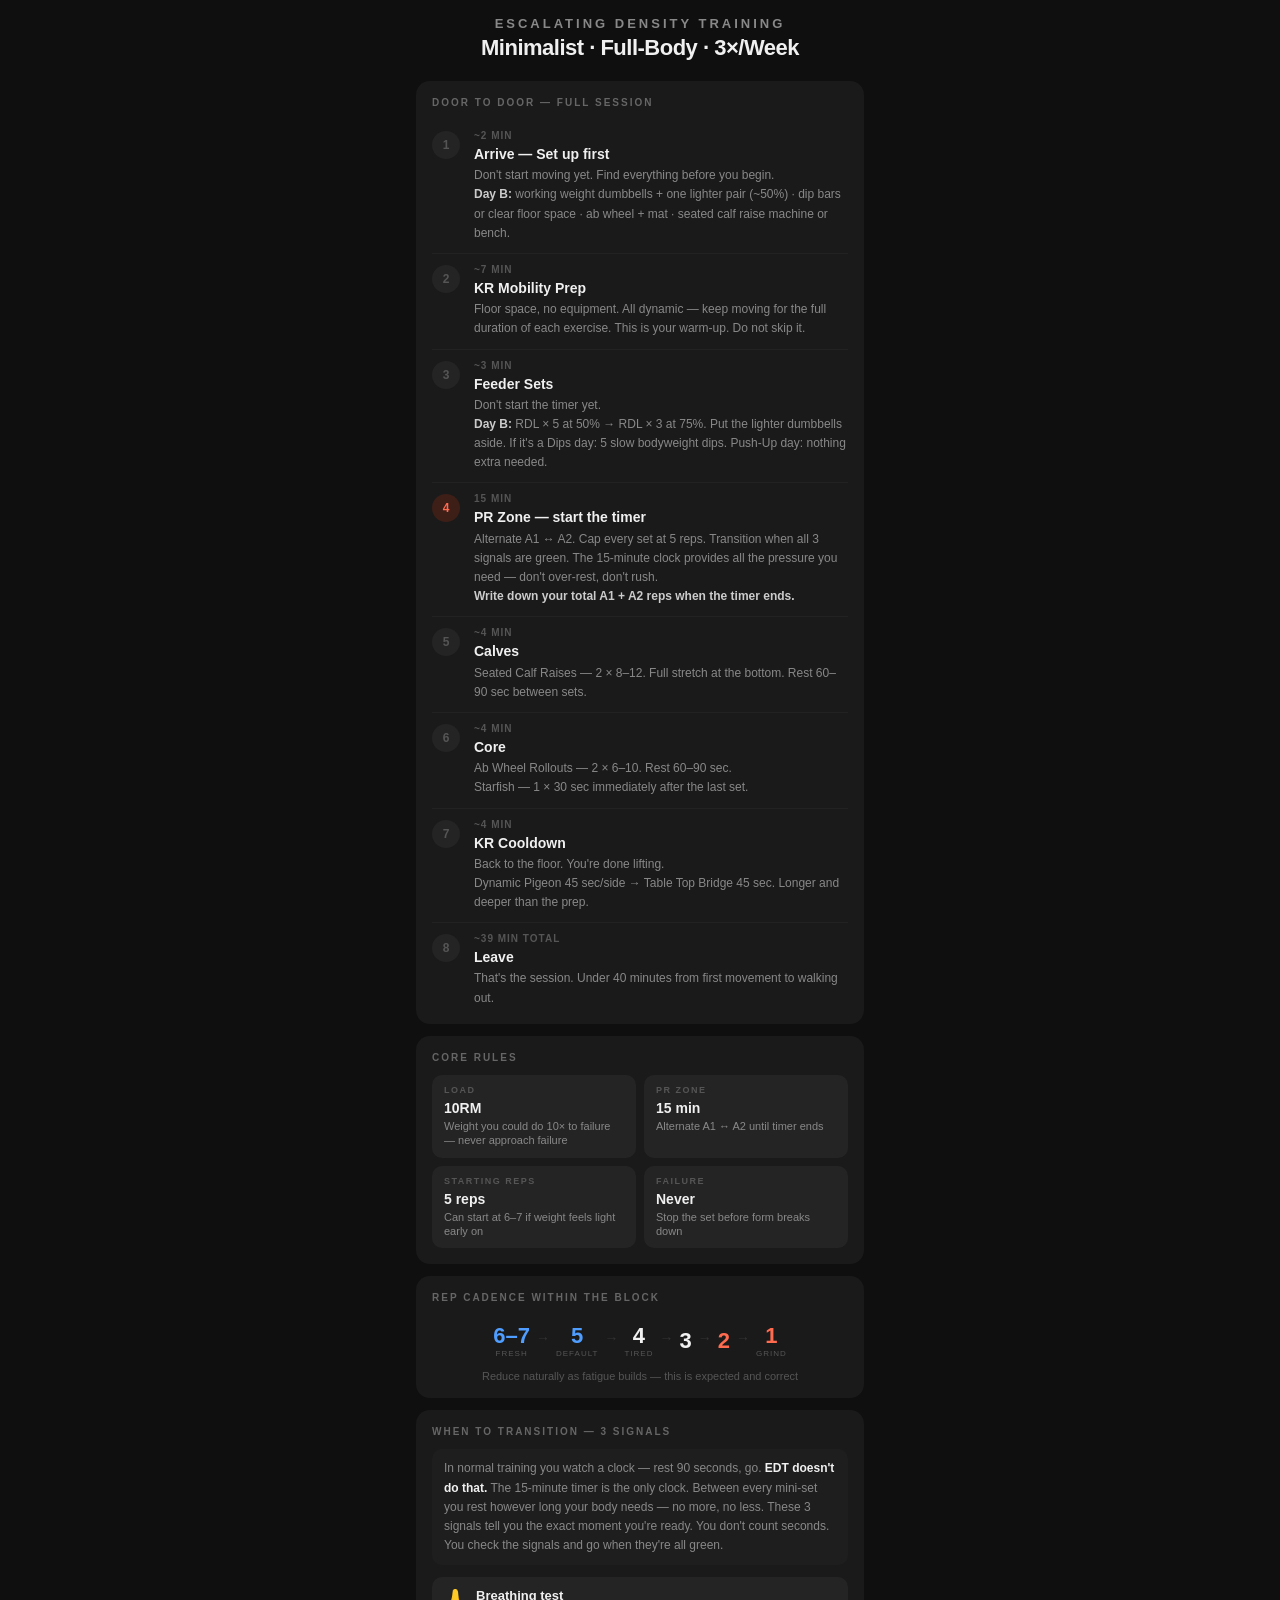
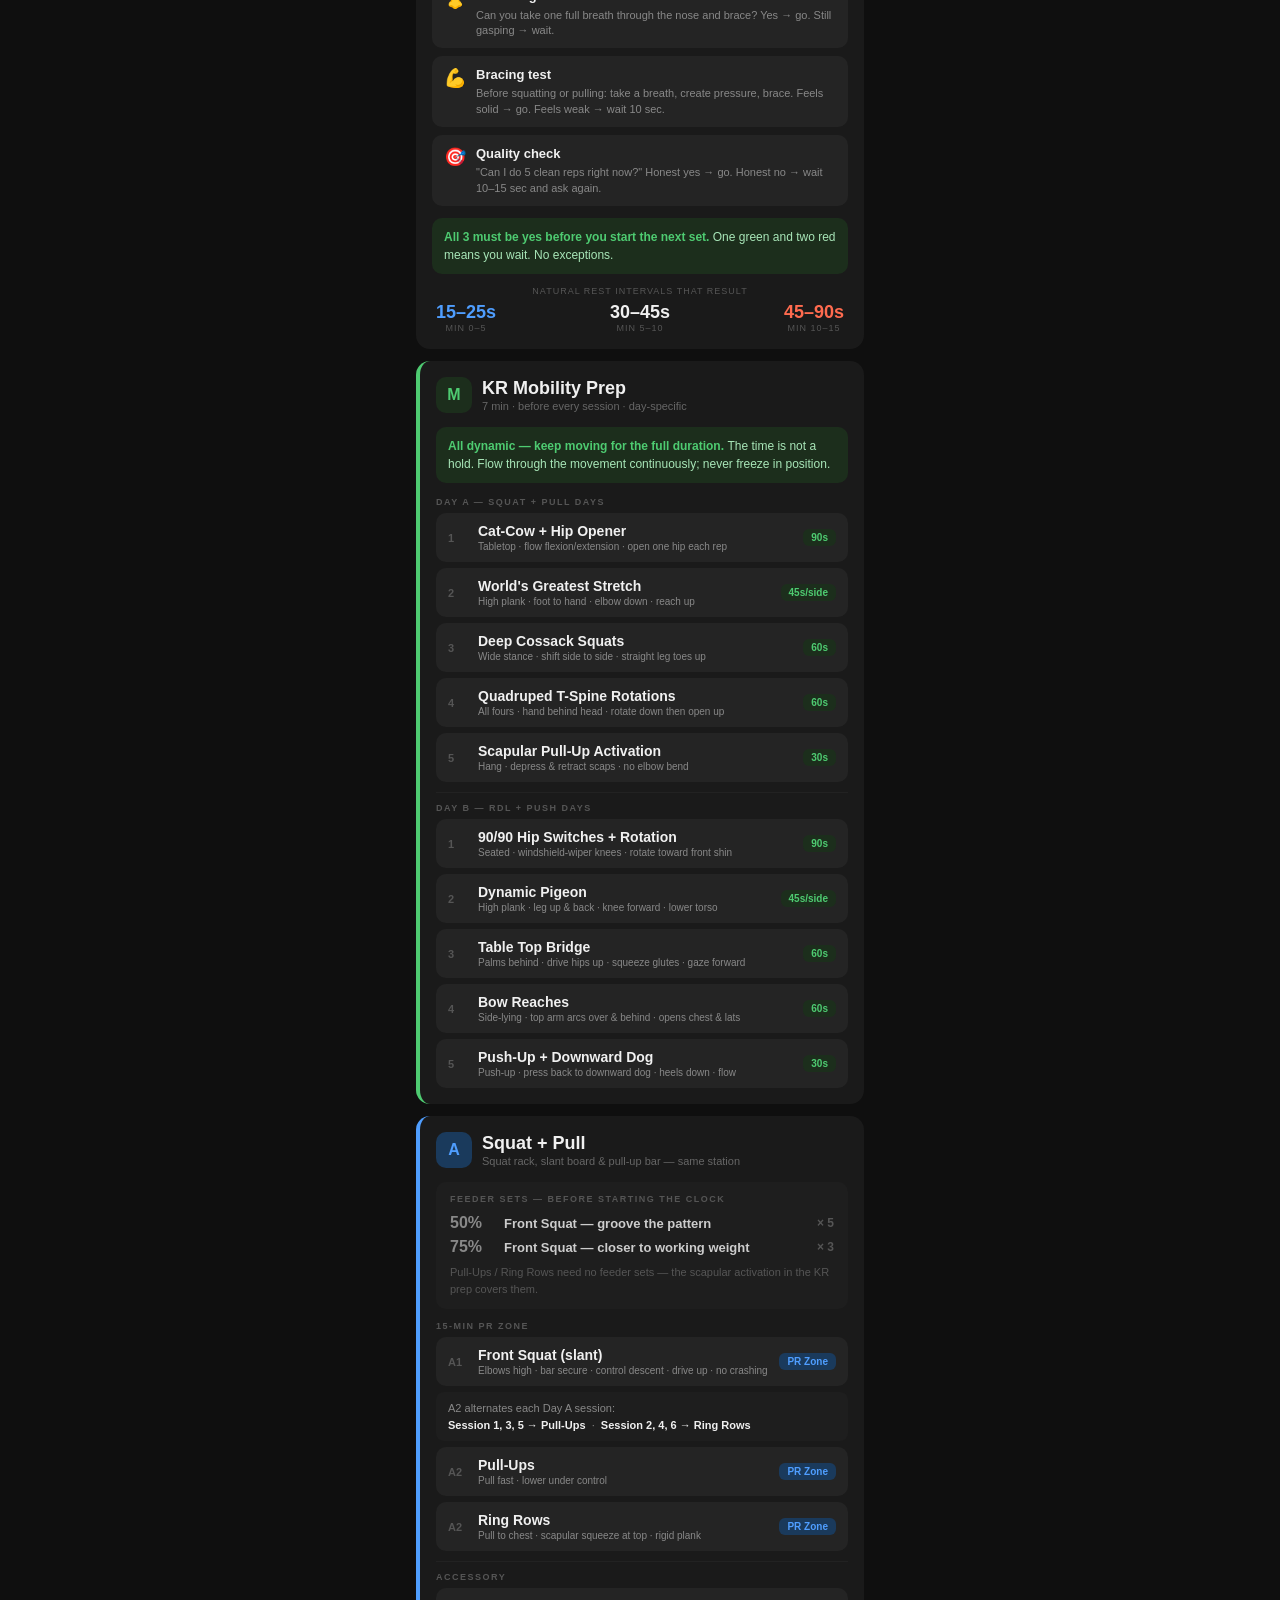
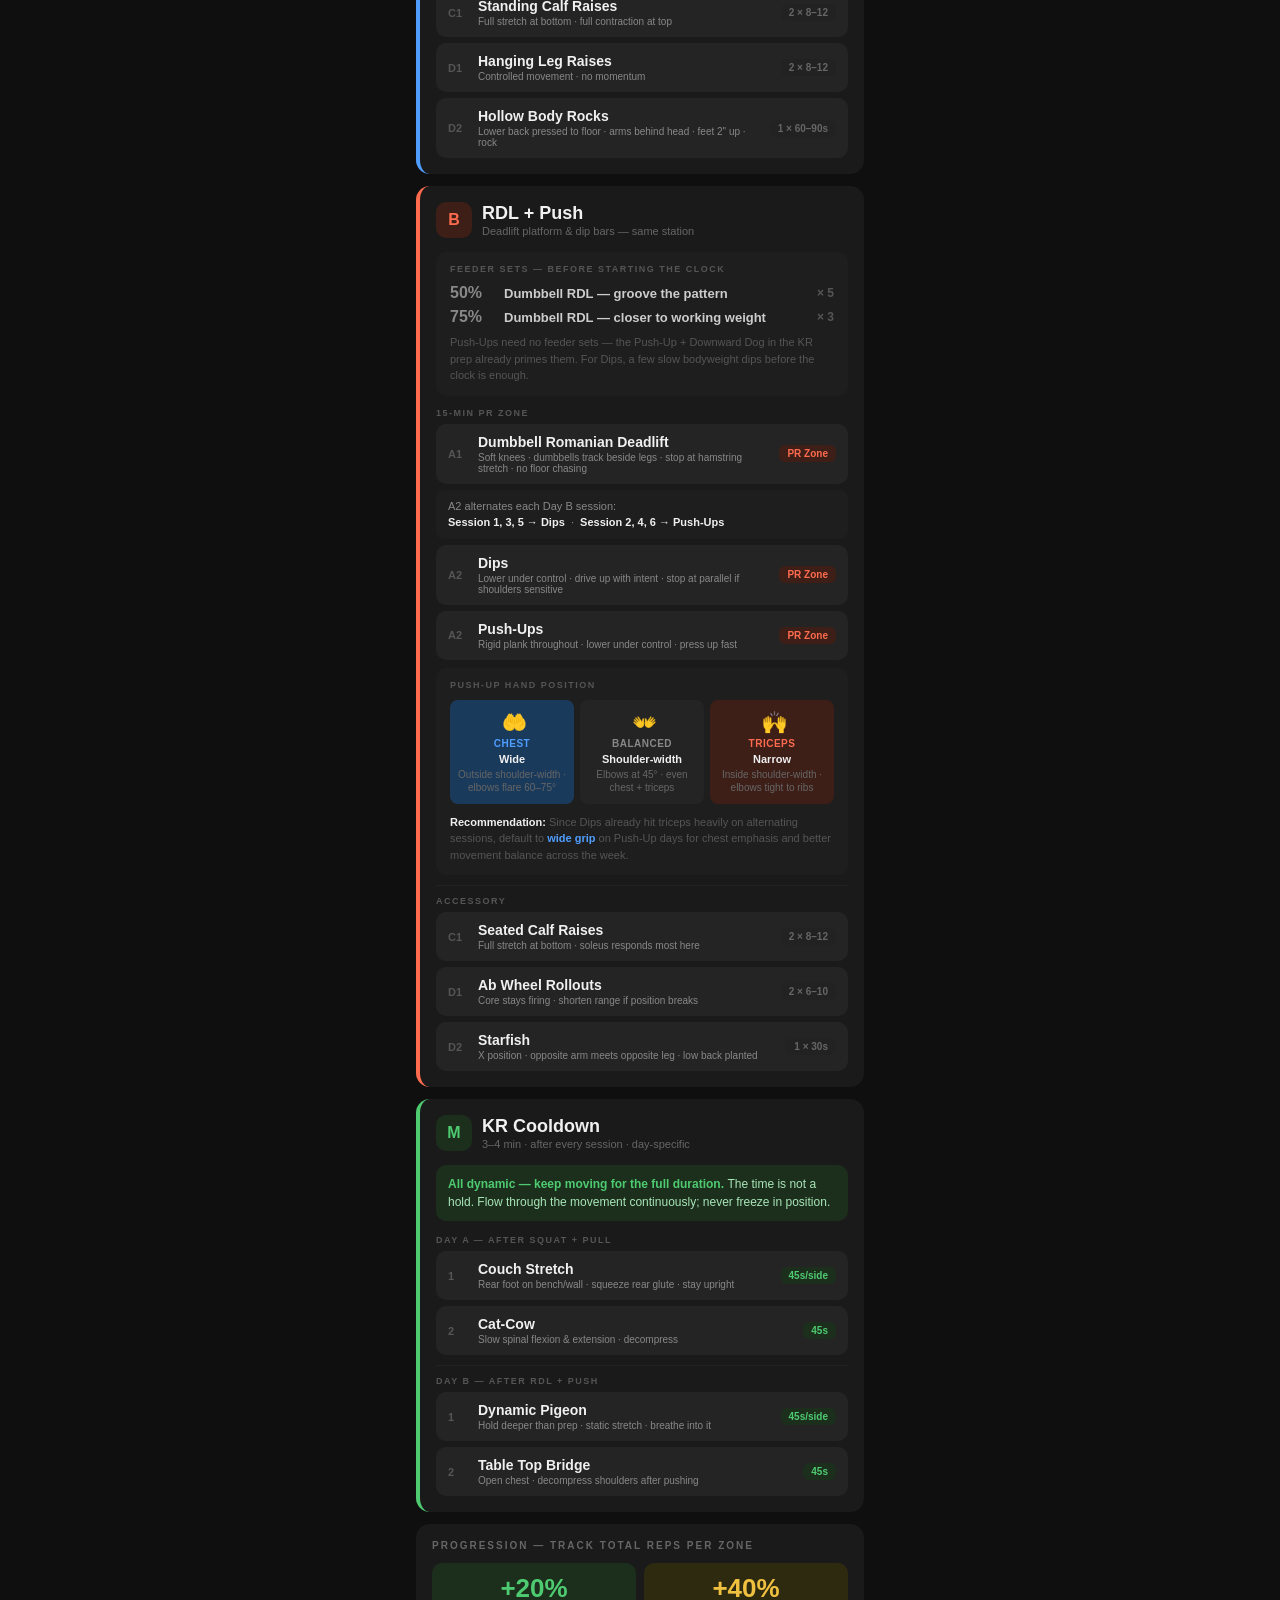
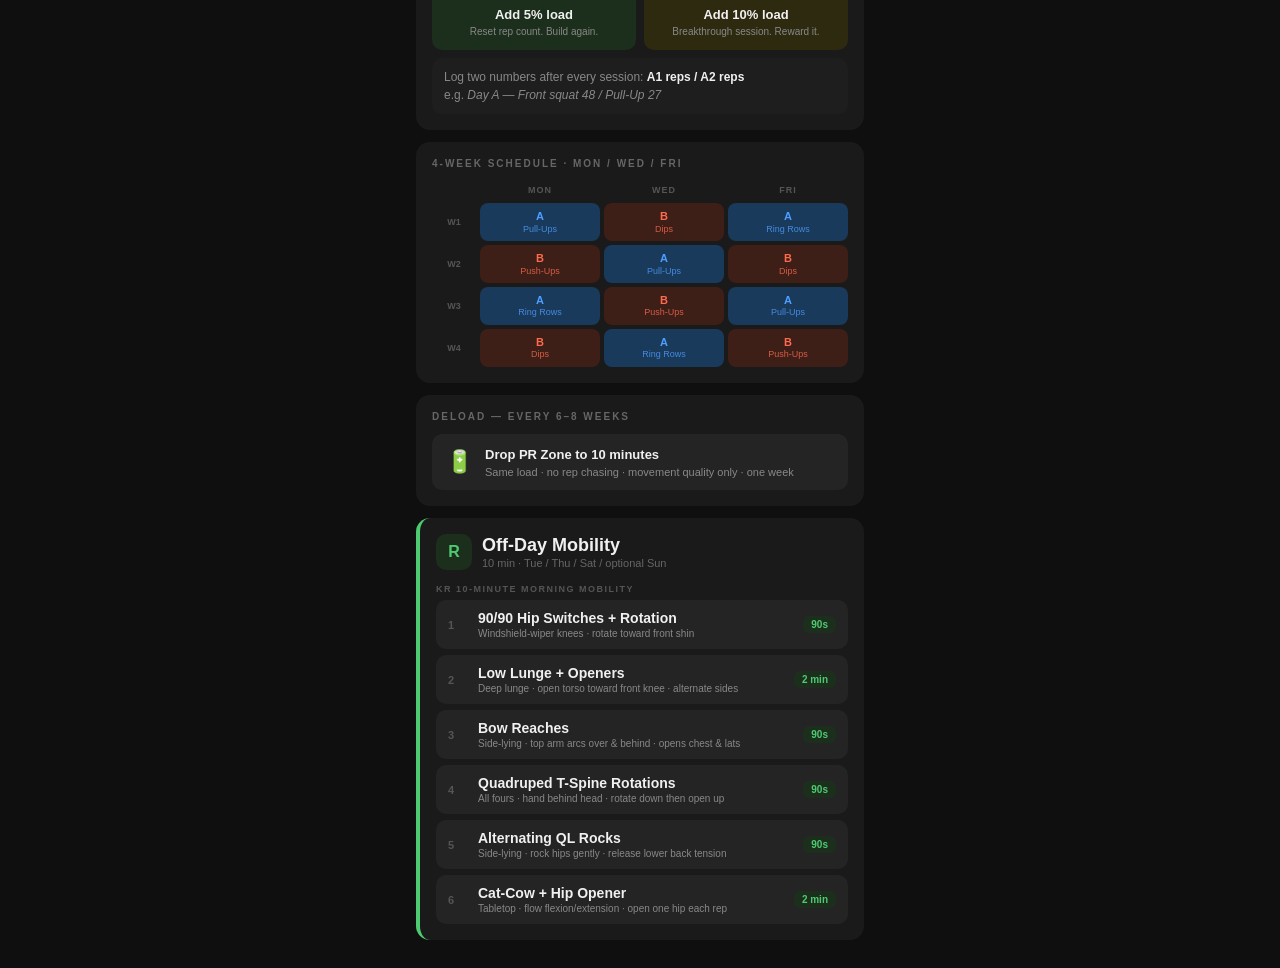
<file: index.html>
<!DOCTYPE html>
<html lang="en">
<head>
<meta charset="UTF-8">
<meta name="viewport" content="width=device-width, initial-scale=1.0">
<title>EDT — Gym Card</title>
<style>
  * { box-sizing: border-box; margin: 0; padding: 0; }

  body {
    background: #0f0f0f;
    color: #f0f0f0;
    font-family: -apple-system, BlinkMacSystemFont, 'Segoe UI', sans-serif;
    padding: 16px;
    max-width: 480px;
    margin: 0 auto;
  }

  /* ── HEADER ── */
  .header {
    text-align: center;
    margin-bottom: 20px;
  }
  .header h1 {
    font-size: 13px;
    font-weight: 600;
    letter-spacing: 3px;
    text-transform: uppercase;
    color: #888;
    margin-bottom: 4px;
  }
  .header h2 {
    font-size: 22px;
    font-weight: 800;
    letter-spacing: -0.5px;
  }

  /* ── CARDS ── */
  .card {
    background: #1a1a1a;
    border-radius: 14px;
    padding: 16px;
    margin-bottom: 12px;
  }
  .card-title {
    font-size: 10px;
    font-weight: 700;
    letter-spacing: 2px;
    text-transform: uppercase;
    color: #666;
    margin-bottom: 12px;
  }

  /* ── RULES STRIP ── */
  .rules-grid {
    display: grid;
    grid-template-columns: 1fr 1fr;
    gap: 8px;
  }
  .rule-item {
    background: #242424;
    border-radius: 10px;
    padding: 10px 12px;
  }
  .rule-label {
    font-size: 9px;
    font-weight: 700;
    letter-spacing: 1.5px;
    text-transform: uppercase;
    color: #555;
    margin-bottom: 4px;
  }
  .rule-value {
    font-size: 14px;
    font-weight: 700;
    line-height: 1.3;
  }
  .rule-sub {
    font-size: 11px;
    color: #888;
    margin-top: 2px;
    line-height: 1.3;
  }

  /* ── DAY CARDS ── */
  .day-a { border-left: 4px solid #4f9eff; }
  .day-b { border-left: 4px solid #ff6b4f; }
  .day-m { border-left: 4px solid #4ecb71; }

  .day-header {
    display: flex;
    align-items: center;
    gap: 10px;
    margin-bottom: 14px;
  }
  .day-badge {
    width: 36px;
    height: 36px;
    border-radius: 10px;
    display: flex;
    align-items: center;
    justify-content: center;
    font-size: 16px;
    font-weight: 900;
    flex-shrink: 0;
  }
  .badge-a { background: #1a3a5c; color: #4f9eff; }
  .badge-b { background: #3d1f18; color: #ff6b4f; }
  .badge-m { background: #1c2e1c; color: #4ecb71; }

  .day-title {
    font-size: 18px;
    font-weight: 800;
  }
  .day-subtitle {
    font-size: 11px;
    color: #666;
    margin-top: 1px;
  }

  /* ── EXERCISE ROWS ── */
  .exercise-block {
    margin-bottom: 10px;
  }
  .ex-label {
    font-size: 9px;
    font-weight: 700;
    letter-spacing: 1.5px;
    text-transform: uppercase;
    color: #555;
    margin-bottom: 6px;
  }
  .ex-row {
    display: flex;
    align-items: center;
    gap: 10px;
    background: #242424;
    border-radius: 10px;
    padding: 10px 12px;
    margin-bottom: 6px;
  }
  .ex-num {
    font-size: 11px;
    font-weight: 800;
    width: 20px;
    color: #555;
    flex-shrink: 0;
  }
  .ex-name {
    flex: 1;
    font-size: 14px;
    font-weight: 700;
  }
  .ex-note {
    font-size: 10px;
    color: #888;
    margin-top: 2px;
  }
  .ex-tag {
    font-size: 10px;
    font-weight: 700;
    padding: 3px 8px;
    border-radius: 6px;
    flex-shrink: 0;
  }
  .tag-pr-a { background: #1a3a5c; color: #4f9eff; }
  .tag-pr-b { background: #3d1f18; color: #ff6b4f; }
  .tag-fix { background: #222; color: #666; }
  .tag-mob { background: #1c2e1c; color: #4ecb71; }

  .alternate-note {
    background: #1e1e1e;
    border-radius: 8px;
    padding: 8px 12px;
    margin-bottom: 6px;
    font-size: 11px;
    color: #888;
    line-height: 1.5;
  }
  .alternate-note span { color: #f0f0f0; font-weight: 600; }

  /* ── TIMER RING ── */
  .timer-row {
    display: flex;
    align-items: center;
    justify-content: center;
    gap: 20px;
    padding: 14px 0 6px;
  }
  .timer-circle {
    text-align: center;
  }
  .timer-num {
    font-size: 36px;
    font-weight: 900;
    line-height: 1;
  }
  .timer-unit {
    font-size: 10px;
    font-weight: 700;
    letter-spacing: 2px;
    text-transform: uppercase;
    color: #555;
    margin-top: 2px;
  }
  .timer-divider {
    font-size: 28px;
    color: #333;
    font-weight: 100;
  }

  /* ── REPS CADENCE ── */
  .cadence {
    display: flex;
    align-items: center;
    justify-content: center;
    gap: 6px;
    padding: 10px 0 4px;
    flex-wrap: wrap;
  }
  .cadence-step {
    display: flex;
    flex-direction: column;
    align-items: center;
  }
  .cadence-num {
    font-size: 22px;
    font-weight: 900;
    line-height: 1;
  }
  .cadence-label {
    font-size: 8px;
    color: #555;
    letter-spacing: 1px;
    text-transform: uppercase;
    margin-top: 2px;
  }
  .cadence-arrow {
    font-size: 14px;
    color: #333;
    margin-top: -8px;
  }
  .cadence-step.fresh .cadence-num { color: #4f9eff; }
  .cadence-step.mid .cadence-num   { color: #f0f0f0; }
  .cadence-step.tired .cadence-num { color: #ff6b4f; }

  /* ── REST SIGNALS ── */
  .signal-list { display: flex; flex-direction: column; gap: 8px; }
  .signal-row {
    display: flex;
    gap: 10px;
    align-items: flex-start;
    background: #242424;
    border-radius: 10px;
    padding: 10px 12px;
  }
  .signal-icon {
    font-size: 18px;
    flex-shrink: 0;
    margin-top: 1px;
  }
  .signal-text { font-size: 13px; font-weight: 600; line-height: 1.4; }
  .signal-sub  { font-size: 11px; color: #888; margin-top: 2px; line-height: 1.4; }

  /* ── PROGRESSION ── */
  .prog-grid {
    display: grid;
    grid-template-columns: 1fr 1fr;
    gap: 8px;
  }
  .prog-card {
    border-radius: 10px;
    padding: 12px;
    text-align: center;
  }
  .prog-card-20 { background: #1c2e1c; }
  .prog-card-40 { background: #2e2a10; }
  .prog-trigger {
    font-size: 26px;
    font-weight: 900;
    line-height: 1;
  }
  .prog-trigger-20 { color: #4ecb71; }
  .prog-trigger-40 { color: #f0c040; }
  .prog-action {
    font-size: 13px;
    font-weight: 700;
    margin-top: 6px;
  }
  .prog-sub {
    font-size: 10px;
    color: #888;
    margin-top: 3px;
    line-height: 1.3;
  }

  /* ── MONTH SCHEDULE ── */
  .schedule-grid {
    display: grid;
    grid-template-columns: 44px repeat(3, 1fr);
    gap: 4px;
    font-size: 11px;
  }
  .sch-header {
    text-align: center;
    font-size: 9px;
    font-weight: 700;
    letter-spacing: 1px;
    text-transform: uppercase;
    color: #555;
    padding: 4px 0;
  }
  .sch-week {
    font-size: 9px;
    font-weight: 700;
    color: #555;
    display: flex;
    align-items: center;
    justify-content: center;
  }
  .sch-cell {
    border-radius: 8px;
    padding: 6px 4px;
    text-align: center;
    font-weight: 700;
    font-size: 11px;
    line-height: 1.3;
  }
  .sch-a { background: #1a3a5c; color: #4f9eff; }
  .sch-b { background: #3d1f18; color: #ff6b4f; }
  .sch-cell .sch-sub { font-size: 9px; font-weight: 500; opacity: 0.8; }

  /* ── DELOAD ── */
  .deload-bar {
    background: #242424;
    border-radius: 10px;
    padding: 12px 14px;
    display: flex;
    align-items: center;
    gap: 12px;
  }
  .deload-icon { font-size: 22px; }
  .deload-text { font-size: 13px; font-weight: 600; line-height: 1.4; }
  .deload-sub  { font-size: 11px; color: #888; margin-top: 2px; }

  /* ── DYNAMIC NOTE ── */
  .dynamic-note {
    background: #1c2e1c;
    border-radius: 10px;
    padding: 10px 12px;
    margin-bottom: 14px;
    font-size: 12px;
    color: #4ecb71;
    font-weight: 600;
    line-height: 1.5;
  }
  .dynamic-note span {
    color: #a8e6b8;
    font-weight: 400;
  }

  /* ── FEEDER SETS ── */
  .feeder-block {
    background: #1e1e1e;
    border-radius: 10px;
    padding: 12px 14px;
    margin-bottom: 12px;
  }
  .feeder-title {
    font-size: 9px;
    font-weight: 700;
    letter-spacing: 1.5px;
    text-transform: uppercase;
    color: #555;
    margin-bottom: 10px;
  }
  .feeder-row {
    display: flex;
    align-items: center;
    gap: 10px;
    margin-bottom: 6px;
  }
  .feeder-row:last-child { margin-bottom: 0; }
  .feeder-pct {
    font-size: 16px;
    font-weight: 900;
    width: 44px;
    flex-shrink: 0;
    color: #888;
  }
  .feeder-desc {
    flex: 1;
    font-size: 13px;
    font-weight: 600;
    color: #ccc;
  }
  .feeder-reps {
    font-size: 12px;
    font-weight: 700;
    color: #555;
    flex-shrink: 0;
  }
  .feeder-note {
    font-size: 11px;
    color: #555;
    margin-top: 8px;
    line-height: 1.5;
  }

  /* ── HAND POSITION GUIDE ── */
  .hand-guide {
    background: #1e1e1e;
    border-radius: 10px;
    padding: 12px 14px;
    margin-top: 8px;
  }
  .hand-guide-title {
    font-size: 9px;
    font-weight: 700;
    letter-spacing: 1.5px;
    text-transform: uppercase;
    color: #555;
    margin-bottom: 10px;
  }
  .hand-positions {
    display: grid;
    grid-template-columns: 1fr 1fr 1fr;
    gap: 6px;
  }
  .hand-pos {
    border-radius: 8px;
    padding: 10px 8px;
    text-align: center;
  }
  .hand-pos-chest  { background: #1a3a5c; }
  .hand-pos-bal    { background: #242424; }
  .hand-pos-tri    { background: #3d1f18; }
  .hand-pos-label {
    font-size: 10px;
    font-weight: 800;
    letter-spacing: 0.5px;
    text-transform: uppercase;
    margin-bottom: 4px;
  }
  .hand-pos-chest  .hand-pos-label { color: #4f9eff; }
  .hand-pos-bal    .hand-pos-label { color: #888; }
  .hand-pos-tri    .hand-pos-label { color: #ff6b4f; }
  .hand-pos-icon {
    font-size: 20px;
    margin-bottom: 4px;
    letter-spacing: -4px;
  }
  .hand-pos-width {
    font-size: 11px;
    font-weight: 700;
    color: #f0f0f0;
    margin-bottom: 3px;
  }
  .hand-pos-elbow {
    font-size: 10px;
    color: #666;
    line-height: 1.3;
  }
  .hand-rec {
    margin-top: 10px;
    font-size: 11px;
    color: #555;
    line-height: 1.5;
  }
  .hand-rec strong { color: #f0f0f0; }

  /* ── SESSION WALKTHROUGH ── */
  .walk-step {
    display: flex;
    gap: 14px;
    align-items: flex-start;
    padding: 10px 0;
    border-bottom: 1px solid #222;
  }
  .walk-step:last-child { border-bottom: none; padding-bottom: 0; }
  .walk-step:first-child { padding-top: 0; }
  .walk-num {
    width: 28px;
    height: 28px;
    border-radius: 50%;
    background: #242424;
    color: #555;
    font-size: 12px;
    font-weight: 800;
    display: flex;
    align-items: center;
    justify-content: center;
    flex-shrink: 0;
    margin-top: 1px;
  }
  .walk-num.active { background: #3d1f18; color: #ff6b4f; }
  .walk-body { flex: 1; }
  .walk-title {
    font-size: 14px;
    font-weight: 700;
    line-height: 1.3;
  }
  .walk-duration {
    font-size: 10px;
    font-weight: 700;
    color: #555;
    letter-spacing: 1px;
    text-transform: uppercase;
    margin-bottom: 4px;
  }
  .walk-detail {
    font-size: 12px;
    color: #888;
    line-height: 1.6;
    margin-top: 3px;
  }
  .walk-detail strong { color: #ccc; }

  /* ── SIGNALS INTRO ── */
  .signal-intro {
    background: #1e1e1e;
    border-radius: 10px;
    padding: 10px 12px;
    margin-bottom: 12px;
    font-size: 12px;
    color: #888;
    line-height: 1.6;
  }
  .signal-intro strong { color: #f0f0f0; }
  .signal-all-green {
    background: #1c2e1c;
    border-radius: 10px;
    padding: 10px 12px;
    margin-top: 12px;
    font-size: 12px;
    font-weight: 600;
    color: #4ecb71;
    line-height: 1.5;
  }
  .signal-all-green span { color: #a8e6b8; font-weight: 400; }

  /* ── DIVIDER ── */
  .divider {
    height: 1px;
    background: #222;
    margin: 10px 0;
  }
</style>
</head>
<body>

<!-- HEADER -->
<div class="header">
  <h1>Escalating Density Training</h1>
  <h2>Minimalist · Full-Body · 3×/Week</h2>
</div>

<!-- SESSION WALKTHROUGH -->
<div class="card">
  <div class="card-title">Door to Door — Full Session</div>

  <div class="walk-step">
    <div class="walk-num">1</div>
    <div class="walk-body">
      <div class="walk-duration">~2 min</div>
      <div class="walk-title">Arrive — Set up first</div>
      <div class="walk-detail">
        Don't start moving yet. Find everything before you begin.<br>
        <strong>Day B:</strong> working weight dumbbells + one lighter pair (~50%) · dip bars or clear floor space · ab wheel + mat · seated calf raise machine or bench.
      </div>
    </div>
  </div>

  <div class="walk-step">
    <div class="walk-num">2</div>
    <div class="walk-body">
      <div class="walk-duration">~7 min</div>
      <div class="walk-title">KR Mobility Prep</div>
      <div class="walk-detail">
        Floor space, no equipment. All dynamic — keep moving for the full duration of each exercise. This is your warm-up. Do not skip it.
      </div>
    </div>
  </div>

  <div class="walk-step">
    <div class="walk-num">3</div>
    <div class="walk-body">
      <div class="walk-duration">~3 min</div>
      <div class="walk-title">Feeder Sets</div>
      <div class="walk-detail">
        Don't start the timer yet.<br>
        <strong>Day B:</strong> RDL × 5 at 50% → RDL × 3 at 75%. Put the lighter dumbbells aside. If it's a Dips day: 5 slow bodyweight dips. Push-Up day: nothing extra needed.
      </div>
    </div>
  </div>

  <div class="walk-step">
    <div class="walk-num active">4</div>
    <div class="walk-body">
      <div class="walk-duration">15 min</div>
      <div class="walk-title">PR Zone — start the timer</div>
      <div class="walk-detail">
        Alternate A1 ↔ A2. Cap every set at 5 reps. Transition when all 3 signals are green. The 15-minute clock provides all the pressure you need — don't over-rest, don't rush.<br>
        <strong>Write down your total A1 + A2 reps when the timer ends.</strong>
      </div>
    </div>
  </div>

  <div class="walk-step">
    <div class="walk-num">5</div>
    <div class="walk-body">
      <div class="walk-duration">~4 min</div>
      <div class="walk-title">Calves</div>
      <div class="walk-detail">
        Seated Calf Raises — 2 × 8–12. Full stretch at the bottom. Rest 60–90 sec between sets.
      </div>
    </div>
  </div>

  <div class="walk-step">
    <div class="walk-num">6</div>
    <div class="walk-body">
      <div class="walk-duration">~4 min</div>
      <div class="walk-title">Core</div>
      <div class="walk-detail">
        Ab Wheel Rollouts — 2 × 6–10. Rest 60–90 sec.<br>
        Starfish — 1 × 30 sec immediately after the last set.
      </div>
    </div>
  </div>

  <div class="walk-step">
    <div class="walk-num">7</div>
    <div class="walk-body">
      <div class="walk-duration">~4 min</div>
      <div class="walk-title">KR Cooldown</div>
      <div class="walk-detail">
        Back to the floor. You're done lifting.<br>
        Dynamic Pigeon 45 sec/side → Table Top Bridge 45 sec. Longer and deeper than the prep.
      </div>
    </div>
  </div>

  <div class="walk-step">
    <div class="walk-num">8</div>
    <div class="walk-body">
      <div class="walk-duration">~39 min total</div>
      <div class="walk-title">Leave</div>
      <div class="walk-detail">That's the session. Under 40 minutes from first movement to walking out.</div>
    </div>
  </div>

</div>

<!-- CORE RULES -->
<div class="card">
  <div class="card-title">Core Rules</div>
  <div class="rules-grid">

    <div class="rule-item">
      <div class="rule-label">Load</div>
      <div class="rule-value">10RM</div>
      <div class="rule-sub">Weight you could do 10× to failure — never approach failure</div>
    </div>

    <div class="rule-item">
      <div class="rule-label">PR Zone</div>
      <div class="rule-value">15 min</div>
      <div class="rule-sub">Alternate A1 ↔ A2 until timer ends</div>
    </div>

    <div class="rule-item">
      <div class="rule-label">Starting Reps</div>
      <div class="rule-value">5 reps</div>
      <div class="rule-sub">Can start at 6–7 if weight feels light early on</div>
    </div>

    <div class="rule-item">
      <div class="rule-label">Failure</div>
      <div class="rule-value">Never</div>
      <div class="rule-sub">Stop the set before form breaks down</div>
    </div>

  </div>
</div>

<!-- REP CADENCE -->
<div class="card">
  <div class="card-title">Rep Cadence Within the Block</div>
  <div class="cadence">
    <div class="cadence-step fresh">
      <div class="cadence-num">6–7</div>
      <div class="cadence-label">Fresh</div>
    </div>
    <div class="cadence-arrow">→</div>
    <div class="cadence-step fresh">
      <div class="cadence-num">5</div>
      <div class="cadence-label">Default</div>
    </div>
    <div class="cadence-arrow">→</div>
    <div class="cadence-step mid">
      <div class="cadence-num">4</div>
      <div class="cadence-label">Tired</div>
    </div>
    <div class="cadence-arrow">→</div>
    <div class="cadence-step mid">
      <div class="cadence-num">3</div>
      <div class="cadence-label"></div>
    </div>
    <div class="cadence-arrow">→</div>
    <div class="cadence-step tired">
      <div class="cadence-num">2</div>
      <div class="cadence-label"></div>
    </div>
    <div class="cadence-arrow">→</div>
    <div class="cadence-step tired">
      <div class="cadence-num">1</div>
      <div class="cadence-label">Grind</div>
    </div>
  </div>
  <div style="font-size:11px; color:#555; text-align:center; margin-top:8px;">Reduce naturally as fatigue builds — this is expected and correct</div>
</div>

<!-- REST SIGNALS -->
<div class="card">
  <div class="card-title">When to Transition — 3 Signals</div>

  <div class="signal-intro">
    In normal training you watch a clock — rest 90 seconds, go. <strong>EDT doesn't do that.</strong> The 15-minute timer is the only clock. Between every mini-set you rest however long your body needs — no more, no less. These 3 signals tell you the exact moment you're ready. You don't count seconds. You check the signals and go when they're all green.
  </div>

  <div class="signal-list">

    <div class="signal-row">
      <div class="signal-icon">👃</div>
      <div>
        <div class="signal-text">Breathing test</div>
        <div class="signal-sub">Can you take one full breath through the nose and brace? Yes → go. Still gasping → wait.</div>
      </div>
    </div>

    <div class="signal-row">
      <div class="signal-icon">💪</div>
      <div>
        <div class="signal-text">Bracing test</div>
        <div class="signal-sub">Before squatting or pulling: take a breath, create pressure, brace. Feels solid → go. Feels weak → wait 10 sec.</div>
      </div>
    </div>

    <div class="signal-row">
      <div class="signal-icon">🎯</div>
      <div>
        <div class="signal-text">Quality check</div>
        <div class="signal-sub">"Can I do 5 clean reps right now?" Honest yes → go. Honest no → wait 10–15 sec and ask again.</div>
      </div>
    </div>

  </div>

  <div class="signal-all-green">
    All 3 must be yes before you start the next set. <span>One green and two red means you wait. No exceptions.</span>
  </div>

  <div style="display:flex; justify-content:space-between; margin-top:12px; padding: 0 4px;">
    <div style="font-size:9px; color:#555; text-align:center; width:100%; letter-spacing:1px; text-transform:uppercase; margin-bottom:6px;">Natural rest intervals that result</div>
  </div>
  <div style="display:flex; justify-content:space-between; padding: 0 4px;">
    <div style="text-align:center">
      <div style="font-size:18px; font-weight:800; color:#4f9eff;">15–25s</div>
      <div style="font-size:9px; color:#555; letter-spacing:1px; text-transform:uppercase;">Min 0–5</div>
    </div>
    <div style="text-align:center">
      <div style="font-size:18px; font-weight:800;">30–45s</div>
      <div style="font-size:9px; color:#555; letter-spacing:1px; text-transform:uppercase;">Min 5–10</div>
    </div>
    <div style="text-align:center">
      <div style="font-size:18px; font-weight:800; color:#ff6b4f;">45–90s</div>
      <div style="font-size:9px; color:#555; letter-spacing:1px; text-transform:uppercase;">Min 10–15</div>
    </div>
  </div>
</div>

<!-- MOBILITY PREP -->
<div class="card day-m">
  <div class="day-header">
    <div class="day-badge badge-m">M</div>
    <div>
      <div class="day-title">KR Mobility Prep</div>
      <div class="day-subtitle">7 min · before every session · day-specific</div>
    </div>
  </div>

  <div class="dynamic-note">
    All dynamic — keep moving for the full duration. <span>The time is not a hold. Flow through the movement continuously; never freeze in position.</span>
  </div>

  <div class="exercise-block">
    <div class="ex-label">Day A — Squat + Pull Days</div>

    <div class="ex-row">
      <div class="ex-num">1</div>
      <div style="flex:1">
        <div class="ex-name">Cat-Cow + Hip Opener</div>
        <div class="ex-note">Tabletop · flow flexion/extension · open one hip each rep</div>
      </div>
      <div class="ex-tag tag-mob">90s</div>
    </div>

    <div class="ex-row">
      <div class="ex-num">2</div>
      <div style="flex:1">
        <div class="ex-name">World's Greatest Stretch</div>
        <div class="ex-note">High plank · foot to hand · elbow down · reach up</div>
      </div>
      <div class="ex-tag tag-mob">45s/side</div>
    </div>

    <div class="ex-row">
      <div class="ex-num">3</div>
      <div style="flex:1">
        <div class="ex-name">Deep Cossack Squats</div>
        <div class="ex-note">Wide stance · shift side to side · straight leg toes up</div>
      </div>
      <div class="ex-tag tag-mob">60s</div>
    </div>

    <div class="ex-row">
      <div class="ex-num">4</div>
      <div style="flex:1">
        <div class="ex-name">Quadruped T-Spine Rotations</div>
        <div class="ex-note">All fours · hand behind head · rotate down then open up</div>
      </div>
      <div class="ex-tag tag-mob">60s</div>
    </div>

    <div class="ex-row">
      <div class="ex-num">5</div>
      <div style="flex:1">
        <div class="ex-name">Scapular Pull-Up Activation</div>
        <div class="ex-note">Hang · depress & retract scaps · no elbow bend</div>
      </div>
      <div class="ex-tag tag-mob">30s</div>
    </div>
  </div>

  <div class="divider"></div>

  <div class="exercise-block" style="margin-bottom:0">
    <div class="ex-label">Day B — RDL + Push Days</div>

    <div class="ex-row">
      <div class="ex-num">1</div>
      <div style="flex:1">
        <div class="ex-name">90/90 Hip Switches + Rotation</div>
        <div class="ex-note">Seated · windshield-wiper knees · rotate toward front shin</div>
      </div>
      <div class="ex-tag tag-mob">90s</div>
    </div>

    <div class="ex-row">
      <div class="ex-num">2</div>
      <div style="flex:1">
        <div class="ex-name">Dynamic Pigeon</div>
        <div class="ex-note">High plank · leg up & back · knee forward · lower torso</div>
      </div>
      <div class="ex-tag tag-mob">45s/side</div>
    </div>

    <div class="ex-row">
      <div class="ex-num">3</div>
      <div style="flex:1">
        <div class="ex-name">Table Top Bridge</div>
        <div class="ex-note">Palms behind · drive hips up · squeeze glutes · gaze forward</div>
      </div>
      <div class="ex-tag tag-mob">60s</div>
    </div>

    <div class="ex-row">
      <div class="ex-num">4</div>
      <div style="flex:1">
        <div class="ex-name">Bow Reaches</div>
        <div class="ex-note">Side-lying · top arm arcs over & behind · opens chest & lats</div>
      </div>
      <div class="ex-tag tag-mob">60s</div>
    </div>

    <div class="ex-row" style="margin-bottom:0">
      <div class="ex-num">5</div>
      <div style="flex:1">
        <div class="ex-name">Push-Up + Downward Dog</div>
        <div class="ex-note">Push-up · press back to downward dog · heels down · flow</div>
      </div>
      <div class="ex-tag tag-mob">30s</div>
    </div>
  </div>
</div>

<!-- DAY A -->
<div class="card day-a">
  <div class="day-header">
    <div class="day-badge badge-a">A</div>
    <div>
      <div class="day-title">Squat + Pull</div>
      <div class="day-subtitle">Squat rack, slant board & pull-up bar — same station</div>
    </div>
  </div>

  <div class="feeder-block">
    <div class="feeder-title">Feeder Sets — before starting the clock</div>
    <div class="feeder-row">
      <div class="feeder-pct">50%</div>
      <div class="feeder-desc">Front Squat — groove the pattern</div>
      <div class="feeder-reps">× 5</div>
    </div>
    <div class="feeder-row">
      <div class="feeder-pct">75%</div>
      <div class="feeder-desc">Front Squat — closer to working weight</div>
      <div class="feeder-reps">× 3</div>
    </div>
    <div class="feeder-note">Pull-Ups / Ring Rows need no feeder sets — the scapular activation in the KR prep covers them.</div>
  </div>

  <div class="exercise-block">
    <div class="ex-label">15-Min PR Zone</div>

    <div class="ex-row">
      <div class="ex-num">A1</div>
      <div style="flex:1">
        <div class="ex-name">Front Squat (slant)</div>
        <div class="ex-note">Elbows high · bar secure · control descent · drive up · no crashing</div>
      </div>
      <div class="ex-tag tag-pr-a">PR Zone</div>
    </div>

    <div class="alternate-note">
      A2 alternates each Day A session:<br>
      <span>Session 1, 3, 5 → Pull-Ups</span> &nbsp;·&nbsp; <span>Session 2, 4, 6 → Ring Rows</span>
    </div>

    <div class="ex-row">
      <div class="ex-num">A2</div>
      <div style="flex:1">
        <div class="ex-name">Pull-Ups</div>
        <div class="ex-note">Pull fast · lower under control</div>
      </div>
      <div class="ex-tag tag-pr-a">PR Zone</div>
    </div>

    <div class="ex-row">
      <div class="ex-num">A2</div>
      <div style="flex:1">
        <div class="ex-name">Ring Rows</div>
        <div class="ex-note">Pull to chest · scapular squeeze at top · rigid plank</div>
      </div>
      <div class="ex-tag tag-pr-a">PR Zone</div>
    </div>
  </div>

  <div class="divider"></div>

  <div class="exercise-block" style="margin-bottom:0">
    <div class="ex-label">Accessory</div>
    <div class="ex-row">
      <div class="ex-num">C1</div>
      <div style="flex:1">
        <div class="ex-name">Standing Calf Raises</div>
        <div class="ex-note">Full stretch at bottom · full contraction at top</div>
      </div>
      <div class="ex-tag tag-fix">2 × 8–12</div>
    </div>
    <div class="ex-row">
      <div class="ex-num">D1</div>
      <div style="flex:1">
        <div class="ex-name">Hanging Leg Raises</div>
        <div class="ex-note">Controlled movement · no momentum</div>
      </div>
      <div class="ex-tag tag-fix">2 × 8–12</div>
    </div>
    <div class="ex-row" style="margin-bottom:0">
      <div class="ex-num">D2</div>
      <div style="flex:1">
        <div class="ex-name">Hollow Body Rocks</div>
        <div class="ex-note">Lower back pressed to floor · arms behind head · feet 2" up · rock</div>
      </div>
      <div class="ex-tag tag-fix">1 × 60–90s</div>
    </div>
  </div>
</div>

<!-- DAY B -->
<div class="card day-b">
  <div class="day-header">
    <div class="day-badge badge-b">B</div>
    <div>
      <div class="day-title">RDL + Push</div>
      <div class="day-subtitle">Deadlift platform & dip bars — same station</div>
    </div>
  </div>

  <div class="feeder-block">
    <div class="feeder-title">Feeder Sets — before starting the clock</div>
    <div class="feeder-row">
      <div class="feeder-pct">50%</div>
      <div class="feeder-desc">Dumbbell RDL — groove the pattern</div>
      <div class="feeder-reps">× 5</div>
    </div>
    <div class="feeder-row">
      <div class="feeder-pct">75%</div>
      <div class="feeder-desc">Dumbbell RDL — closer to working weight</div>
      <div class="feeder-reps">× 3</div>
    </div>
    <div class="feeder-note">Push-Ups need no feeder sets — the Push-Up + Downward Dog in the KR prep already primes them. For Dips, a few slow bodyweight dips before the clock is enough.</div>
  </div>

  <div class="exercise-block">
    <div class="ex-label">15-Min PR Zone</div>

    <div class="ex-row">
      <div class="ex-num">A1</div>
      <div style="flex:1">
        <div class="ex-name">Dumbbell Romanian Deadlift</div>
        <div class="ex-note">Soft knees · dumbbells track beside legs · stop at hamstring stretch · no floor chasing</div>
      </div>
      <div class="ex-tag tag-pr-b">PR Zone</div>
    </div>

    <div class="alternate-note">
      A2 alternates each Day B session:<br>
      <span>Session 1, 3, 5 → Dips</span> &nbsp;·&nbsp; <span>Session 2, 4, 6 → Push-Ups</span>
    </div>

    <div class="ex-row">
      <div class="ex-num">A2</div>
      <div style="flex:1">
        <div class="ex-name">Dips</div>
        <div class="ex-note">Lower under control · drive up with intent · stop at parallel if shoulders sensitive</div>
      </div>
      <div class="ex-tag tag-pr-b">PR Zone</div>
    </div>

    <div class="ex-row">
      <div class="ex-num">A2</div>
      <div style="flex:1">
        <div class="ex-name">Push-Ups</div>
        <div class="ex-note">Rigid plank throughout · lower under control · press up fast</div>
      </div>
      <div class="ex-tag tag-pr-b">PR Zone</div>
    </div>

    <div class="hand-guide">
      <div class="hand-guide-title">Push-Up Hand Position</div>
      <div class="hand-positions">

        <div class="hand-pos hand-pos-chest">
          <div class="hand-pos-icon">🤲</div>
          <div class="hand-pos-label">Chest</div>
          <div class="hand-pos-width">Wide</div>
          <div class="hand-pos-elbow">Outside shoulder-width · elbows flare 60–75°</div>
        </div>

        <div class="hand-pos hand-pos-bal">
          <div class="hand-pos-icon">👐</div>
          <div class="hand-pos-label">Balanced</div>
          <div class="hand-pos-width">Shoulder-width</div>
          <div class="hand-pos-elbow">Elbows at 45° · even chest + triceps</div>
        </div>

        <div class="hand-pos hand-pos-tri">
          <div class="hand-pos-icon">🙌</div>
          <div class="hand-pos-label">Triceps</div>
          <div class="hand-pos-width">Narrow</div>
          <div class="hand-pos-elbow">Inside shoulder-width · elbows tight to ribs</div>
        </div>

      </div>
      <div class="hand-rec">
        <strong>Recommendation:</strong> Since Dips already hit triceps heavily on alternating sessions, default to <strong style="color:#4f9eff;">wide grip</strong> on Push-Up days for chest emphasis and better movement balance across the week.
      </div>
    </div>
  </div>

  <div class="divider"></div>

  <div class="exercise-block" style="margin-bottom:0">
    <div class="ex-label">Accessory</div>
    <div class="ex-row">
      <div class="ex-num">C1</div>
      <div style="flex:1">
        <div class="ex-name">Seated Calf Raises</div>
        <div class="ex-note">Full stretch at bottom · soleus responds most here</div>
      </div>
      <div class="ex-tag tag-fix">2 × 8–12</div>
    </div>
    <div class="ex-row">
      <div class="ex-num">D1</div>
      <div style="flex:1">
        <div class="ex-name">Ab Wheel Rollouts</div>
        <div class="ex-note">Core stays firing · shorten range if position breaks</div>
      </div>
      <div class="ex-tag tag-fix">2 × 6–10</div>
    </div>
    <div class="ex-row" style="margin-bottom:0">
      <div class="ex-num">D2</div>
      <div style="flex:1">
        <div class="ex-name">Starfish</div>
        <div class="ex-note">X position · opposite arm meets opposite leg · low back planted</div>
      </div>
      <div class="ex-tag tag-fix">1 × 30s</div>
    </div>
  </div>
</div>

<!-- COOLDOWN -->
<div class="card day-m">
  <div class="day-header">
    <div class="day-badge badge-m">M</div>
    <div>
      <div class="day-title">KR Cooldown</div>
      <div class="day-subtitle">3–4 min · after every session · day-specific</div>
    </div>
  </div>

  <div class="dynamic-note">
    All dynamic — keep moving for the full duration. <span>The time is not a hold. Flow through the movement continuously; never freeze in position.</span>
  </div>

  <div class="exercise-block">
    <div class="ex-label">Day A — After Squat + Pull</div>
    <div class="ex-row">
      <div class="ex-num">1</div>
      <div style="flex:1">
        <div class="ex-name">Couch Stretch</div>
        <div class="ex-note">Rear foot on bench/wall · squeeze rear glute · stay upright</div>
      </div>
      <div class="ex-tag tag-mob">45s/side</div>
    </div>
    <div class="ex-row">
      <div class="ex-num">2</div>
      <div style="flex:1">
        <div class="ex-name">Cat-Cow</div>
        <div class="ex-note">Slow spinal flexion & extension · decompress</div>
      </div>
      <div class="ex-tag tag-mob">45s</div>
    </div>
  </div>

  <div class="divider"></div>

  <div class="exercise-block" style="margin-bottom:0">
    <div class="ex-label">Day B — After RDL + Push</div>
    <div class="ex-row">
      <div class="ex-num">1</div>
      <div style="flex:1">
        <div class="ex-name">Dynamic Pigeon</div>
        <div class="ex-note">Hold deeper than prep · static stretch · breathe into it</div>
      </div>
      <div class="ex-tag tag-mob">45s/side</div>
    </div>
    <div class="ex-row" style="margin-bottom:0">
      <div class="ex-num">2</div>
      <div style="flex:1">
        <div class="ex-name">Table Top Bridge</div>
        <div class="ex-note">Open chest · decompress shoulders after pushing</div>
      </div>
      <div class="ex-tag tag-mob">45s</div>
    </div>
  </div>
</div>

<!-- PROGRESSION -->
<div class="card">
  <div class="card-title">Progression — Track Total Reps Per Zone</div>
  <div class="prog-grid">
    <div class="prog-card prog-card-20">
      <div class="prog-trigger prog-trigger-20">+20%</div>
      <div class="prog-action">Add 5% load</div>
      <div class="prog-sub">Reset rep count. Build again.</div>
    </div>
    <div class="prog-card prog-card-40">
      <div class="prog-trigger prog-trigger-40">+40%</div>
      <div class="prog-action">Add 10% load</div>
      <div class="prog-sub">Breakthrough session. Reward it.</div>
    </div>
  </div>
  <div style="background:#1e1e1e; border-radius:10px; padding:10px 12px; margin-top:8px; font-size:12px; color:#888; line-height:1.5;">
    Log two numbers after every session: <strong style="color:#f0f0f0;">A1 reps / A2 reps</strong><br>
    e.g. <em>Day A — Front squat 48 / Pull-Up 27</em>
  </div>
</div>

<!-- MONTH SCHEDULE -->
<div class="card">
  <div class="card-title">4-Week Schedule · Mon / Wed / Fri</div>
  <div class="schedule-grid">
    <div class="sch-header"></div>
    <div class="sch-header">MON</div>
    <div class="sch-header">WED</div>
    <div class="sch-header">FRI</div>

    <div class="sch-week">W1</div>
    <div class="sch-cell sch-a">A<div class="sch-sub">Pull-Ups</div></div>
    <div class="sch-cell sch-b">B<div class="sch-sub">Dips</div></div>
    <div class="sch-cell sch-a">A<div class="sch-sub">Ring Rows</div></div>

    <div class="sch-week">W2</div>
    <div class="sch-cell sch-b">B<div class="sch-sub">Push-Ups</div></div>
    <div class="sch-cell sch-a">A<div class="sch-sub">Pull-Ups</div></div>
    <div class="sch-cell sch-b">B<div class="sch-sub">Dips</div></div>

    <div class="sch-week">W3</div>
    <div class="sch-cell sch-a">A<div class="sch-sub">Ring Rows</div></div>
    <div class="sch-cell sch-b">B<div class="sch-sub">Push-Ups</div></div>
    <div class="sch-cell sch-a">A<div class="sch-sub">Pull-Ups</div></div>

    <div class="sch-week">W4</div>
    <div class="sch-cell sch-b">B<div class="sch-sub">Dips</div></div>
    <div class="sch-cell sch-a">A<div class="sch-sub">Ring Rows</div></div>
    <div class="sch-cell sch-b">B<div class="sch-sub">Push-Ups</div></div>
  </div>
</div>

<!-- DELOAD -->
<div class="card">
  <div class="card-title">Deload — Every 6–8 Weeks</div>
  <div class="deload-bar">
    <div class="deload-icon">🔋</div>
    <div>
      <div class="deload-text">Drop PR Zone to <strong>10 minutes</strong></div>
      <div class="deload-sub">Same load · no rep chasing · movement quality only · one week</div>
    </div>
  </div>
</div>

<!-- OFF-DAY MOBILITY -->
<div class="card day-m">
  <div class="day-header">
    <div class="day-badge badge-m">R</div>
    <div>
      <div class="day-title">Off-Day Mobility</div>
      <div class="day-subtitle">10 min · Tue / Thu / Sat / optional Sun</div>
    </div>
  </div>

  <div class="exercise-block" style="margin-bottom:0">
    <div class="ex-label">KR 10-Minute Morning Mobility</div>

    <div class="ex-row">
      <div class="ex-num">1</div>
      <div style="flex:1">
        <div class="ex-name">90/90 Hip Switches + Rotation</div>
        <div class="ex-note">Windshield-wiper knees · rotate toward front shin</div>
      </div>
      <div class="ex-tag tag-mob">90s</div>
    </div>

    <div class="ex-row">
      <div class="ex-num">2</div>
      <div style="flex:1">
        <div class="ex-name">Low Lunge + Openers</div>
        <div class="ex-note">Deep lunge · open torso toward front knee · alternate sides</div>
      </div>
      <div class="ex-tag tag-mob">2 min</div>
    </div>

    <div class="ex-row">
      <div class="ex-num">3</div>
      <div style="flex:1">
        <div class="ex-name">Bow Reaches</div>
        <div class="ex-note">Side-lying · top arm arcs over & behind · opens chest & lats</div>
      </div>
      <div class="ex-tag tag-mob">90s</div>
    </div>

    <div class="ex-row">
      <div class="ex-num">4</div>
      <div style="flex:1">
        <div class="ex-name">Quadruped T-Spine Rotations</div>
        <div class="ex-note">All fours · hand behind head · rotate down then open up</div>
      </div>
      <div class="ex-tag tag-mob">90s</div>
    </div>

    <div class="ex-row">
      <div class="ex-num">5</div>
      <div style="flex:1">
        <div class="ex-name">Alternating QL Rocks</div>
        <div class="ex-note">Side-lying · rock hips gently · release lower back tension</div>
      </div>
      <div class="ex-tag tag-mob">90s</div>
    </div>

    <div class="ex-row" style="margin-bottom:0">
      <div class="ex-num">6</div>
      <div style="flex:1">
        <div class="ex-name">Cat-Cow + Hip Opener</div>
        <div class="ex-note">Tabletop · flow flexion/extension · open one hip each rep</div>
      </div>
      <div class="ex-tag tag-mob">2 min</div>
    </div>
  </div>
</div>

</body>
</html>
</file>
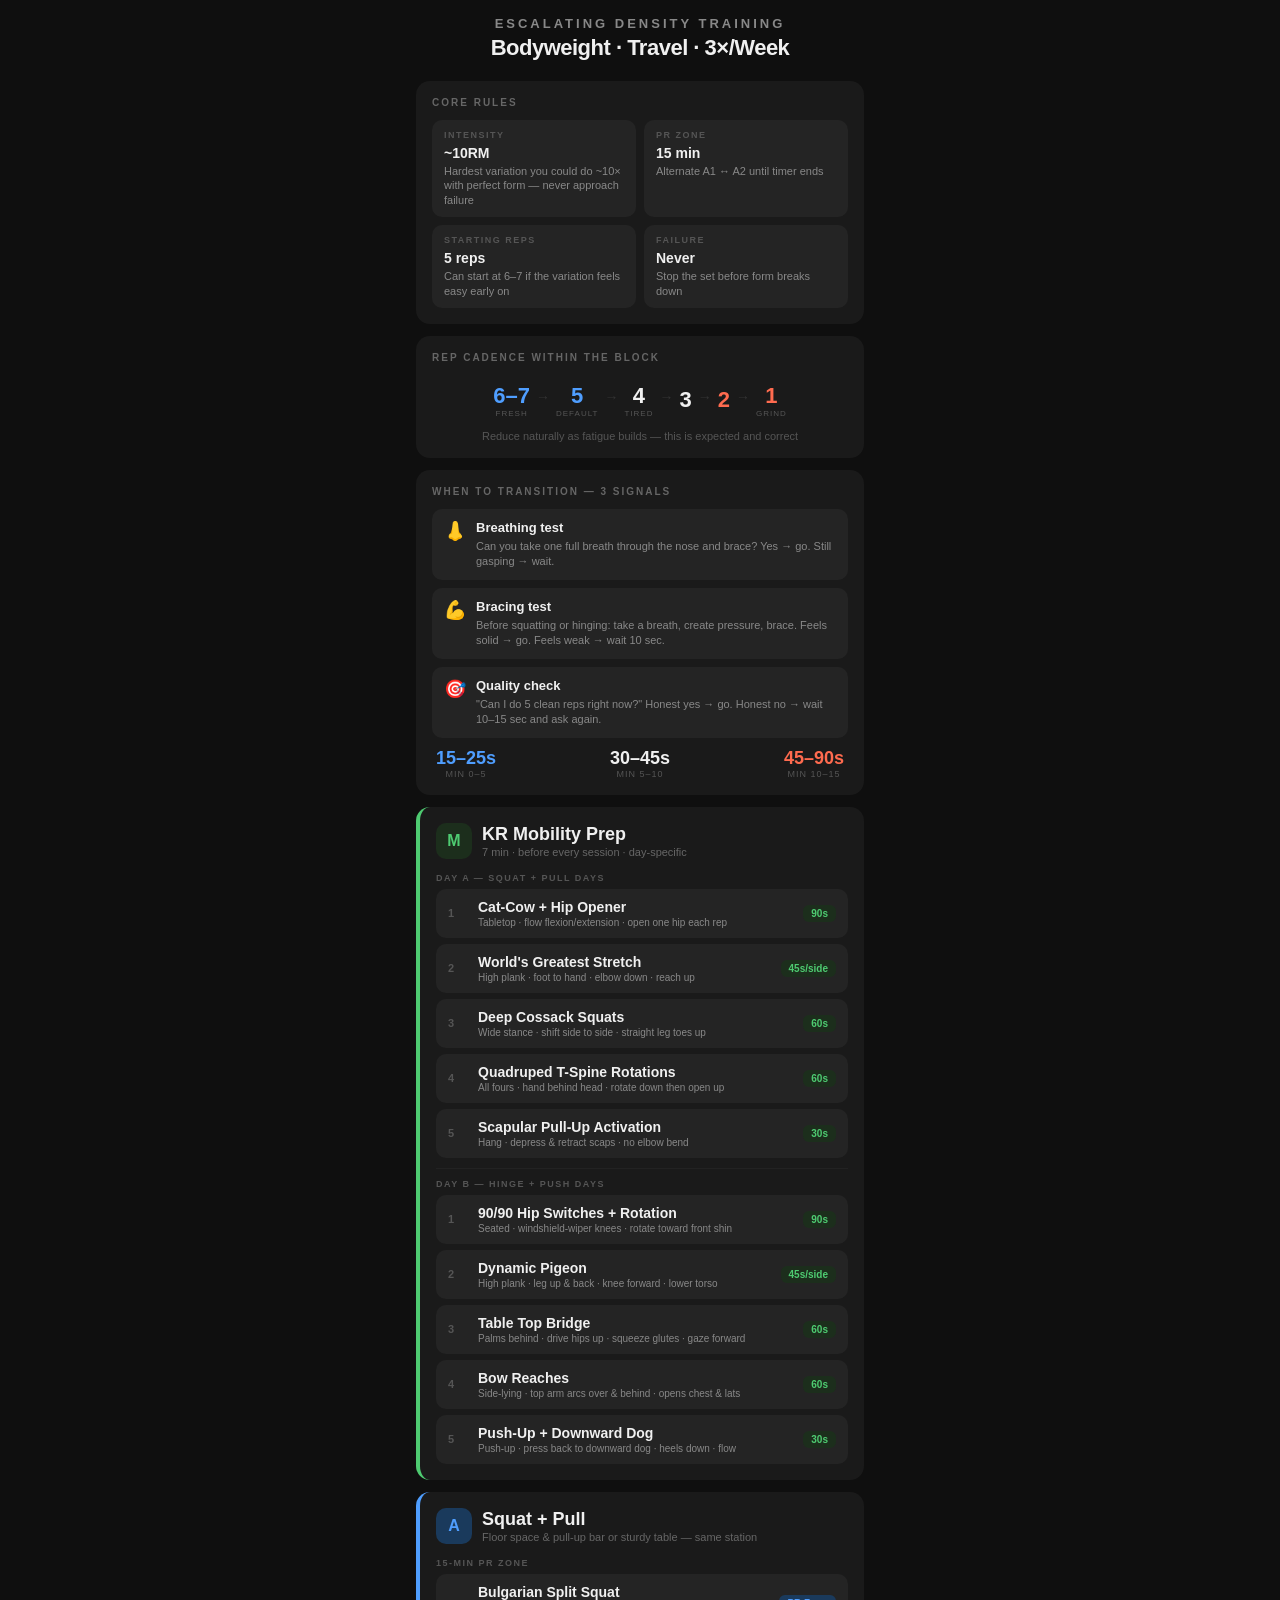
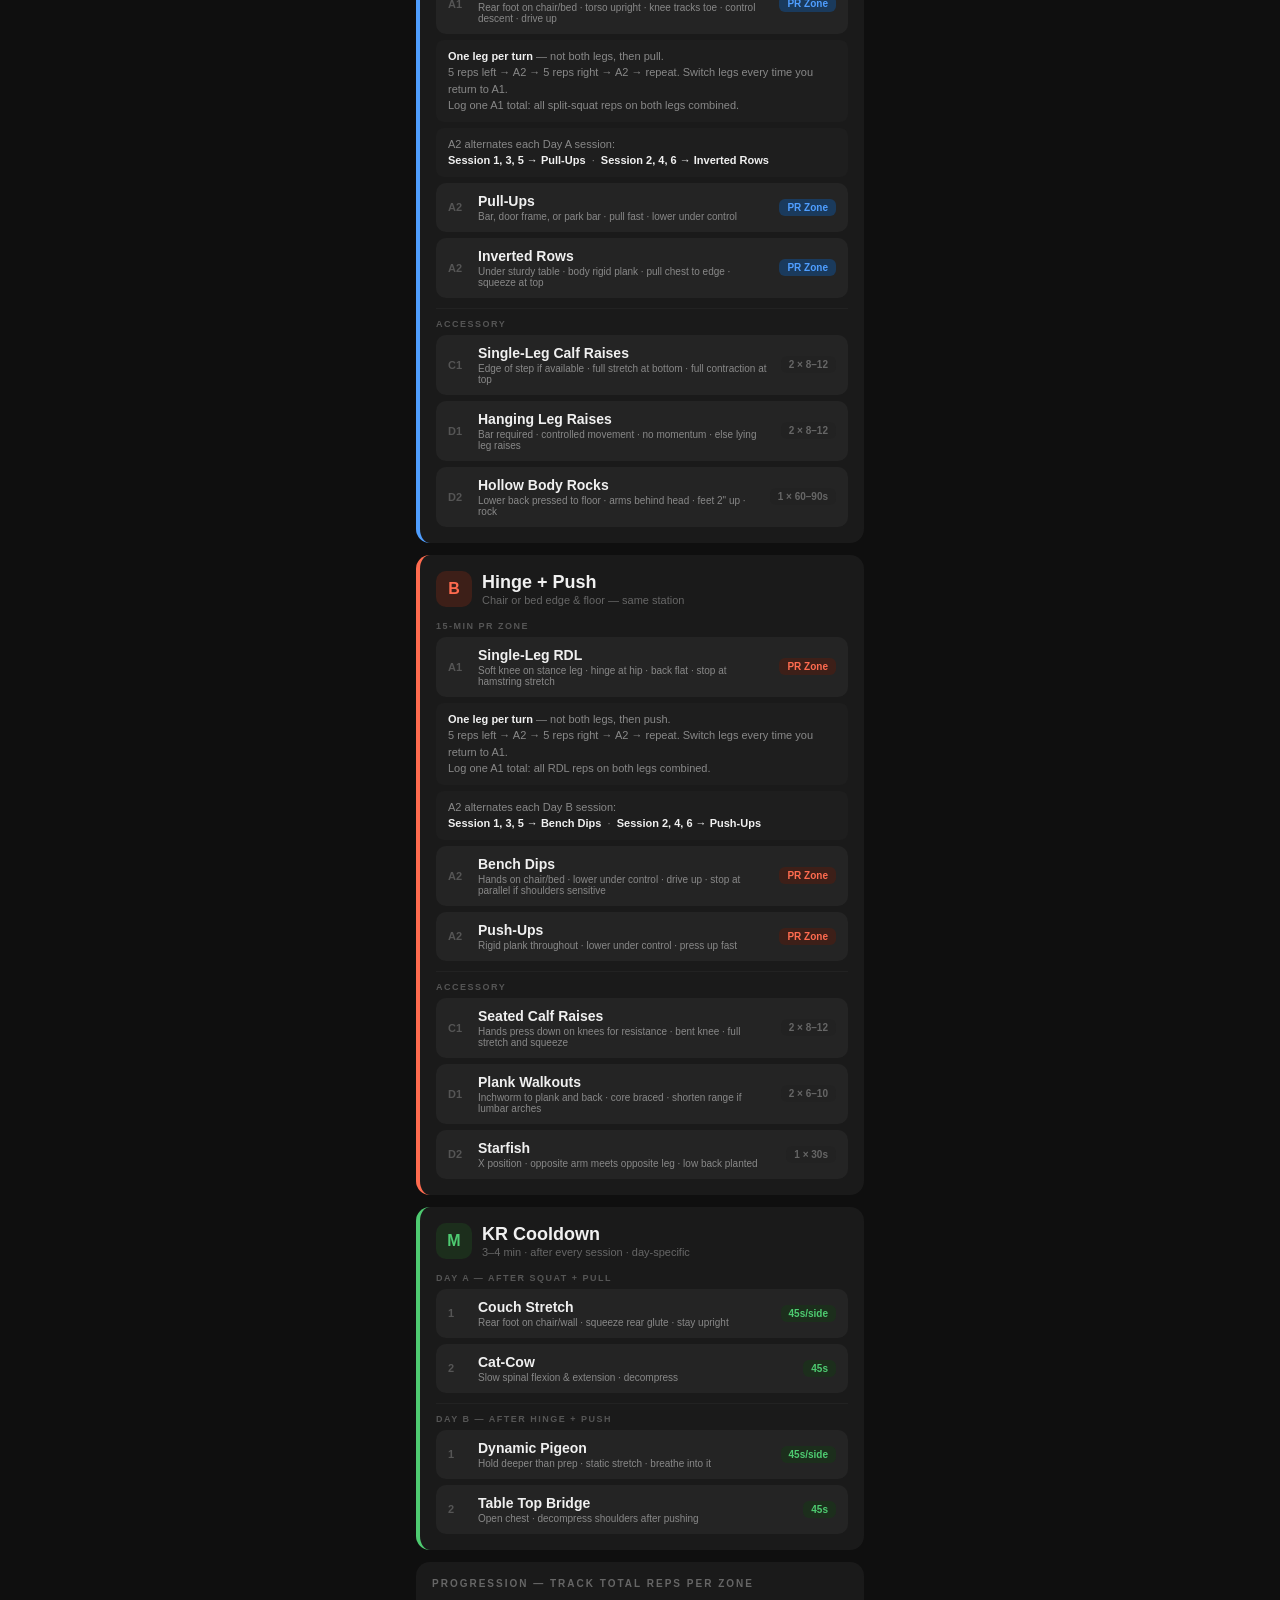
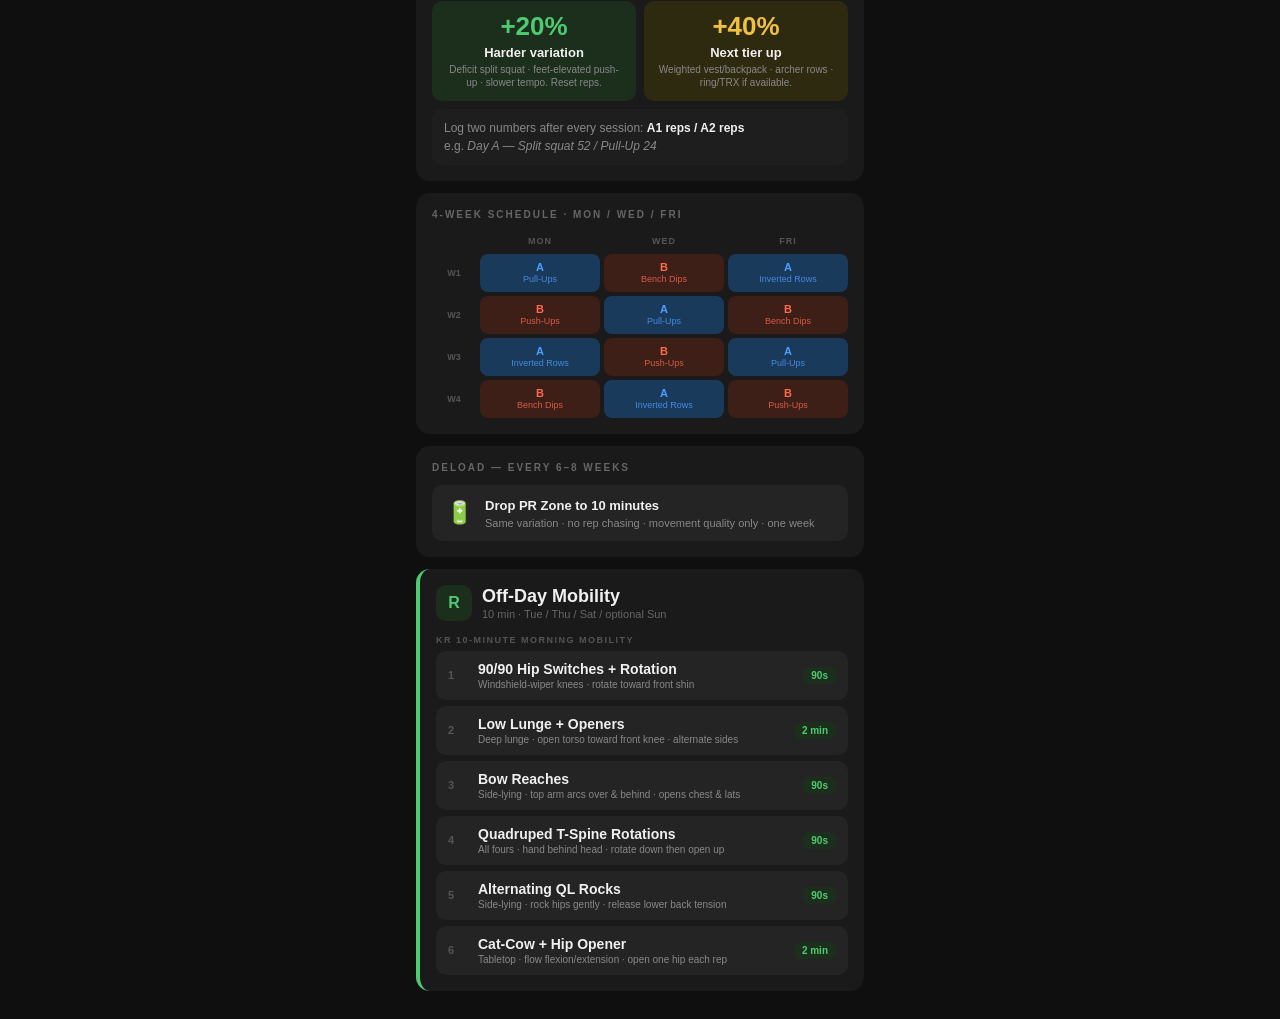
<file: edt-gym-bw.html>
<!DOCTYPE html>
<html lang="en">
<head>
<meta charset="UTF-8">
<meta name="viewport" content="width=device-width, initial-scale=1.0">
<title>EDT — Bodyweight / Travel Card</title>
<style>
  * { box-sizing: border-box; margin: 0; padding: 0; }

  body {
    background: #0f0f0f;
    color: #f0f0f0;
    font-family: -apple-system, BlinkMacSystemFont, 'Segoe UI', sans-serif;
    padding: 16px;
    max-width: 480px;
    margin: 0 auto;
  }

  /* ── HEADER ── */
  .header {
    text-align: center;
    margin-bottom: 20px;
  }
  .header h1 {
    font-size: 13px;
    font-weight: 600;
    letter-spacing: 3px;
    text-transform: uppercase;
    color: #888;
    margin-bottom: 4px;
  }
  .header h2 {
    font-size: 22px;
    font-weight: 800;
    letter-spacing: -0.5px;
  }

  /* ── CARDS ── */
  .card {
    background: #1a1a1a;
    border-radius: 14px;
    padding: 16px;
    margin-bottom: 12px;
  }
  .card-title {
    font-size: 10px;
    font-weight: 700;
    letter-spacing: 2px;
    text-transform: uppercase;
    color: #666;
    margin-bottom: 12px;
  }

  /* ── RULES STRIP ── */
  .rules-grid {
    display: grid;
    grid-template-columns: 1fr 1fr;
    gap: 8px;
  }
  .rule-item {
    background: #242424;
    border-radius: 10px;
    padding: 10px 12px;
  }
  .rule-label {
    font-size: 9px;
    font-weight: 700;
    letter-spacing: 1.5px;
    text-transform: uppercase;
    color: #555;
    margin-bottom: 4px;
  }
  .rule-value {
    font-size: 14px;
    font-weight: 700;
    line-height: 1.3;
  }
  .rule-sub {
    font-size: 11px;
    color: #888;
    margin-top: 2px;
    line-height: 1.3;
  }

  /* ── DAY CARDS ── */
  .day-a { border-left: 4px solid #4f9eff; }
  .day-b { border-left: 4px solid #ff6b4f; }
  .day-m { border-left: 4px solid #4ecb71; }

  .day-header {
    display: flex;
    align-items: center;
    gap: 10px;
    margin-bottom: 14px;
  }
  .day-badge {
    width: 36px;
    height: 36px;
    border-radius: 10px;
    display: flex;
    align-items: center;
    justify-content: center;
    font-size: 16px;
    font-weight: 900;
    flex-shrink: 0;
  }
  .badge-a { background: #1a3a5c; color: #4f9eff; }
  .badge-b { background: #3d1f18; color: #ff6b4f; }
  .badge-m { background: #1c2e1c; color: #4ecb71; }

  .day-title {
    font-size: 18px;
    font-weight: 800;
  }
  .day-subtitle {
    font-size: 11px;
    color: #666;
    margin-top: 1px;
  }

  /* ── EXERCISE ROWS ── */
  .exercise-block {
    margin-bottom: 10px;
  }
  .ex-label {
    font-size: 9px;
    font-weight: 700;
    letter-spacing: 1.5px;
    text-transform: uppercase;
    color: #555;
    margin-bottom: 6px;
  }
  .ex-row {
    display: flex;
    align-items: center;
    gap: 10px;
    background: #242424;
    border-radius: 10px;
    padding: 10px 12px;
    margin-bottom: 6px;
  }
  .ex-num {
    font-size: 11px;
    font-weight: 800;
    width: 20px;
    color: #555;
    flex-shrink: 0;
  }
  .ex-name {
    flex: 1;
    font-size: 14px;
    font-weight: 700;
  }
  .ex-note {
    font-size: 10px;
    color: #888;
    margin-top: 2px;
  }
  .ex-tag {
    font-size: 10px;
    font-weight: 700;
    padding: 3px 8px;
    border-radius: 6px;
    flex-shrink: 0;
  }
  .tag-pr-a { background: #1a3a5c; color: #4f9eff; }
  .tag-pr-b { background: #3d1f18; color: #ff6b4f; }
  .tag-fix { background: #222; color: #666; }
  .tag-mob { background: #1c2e1c; color: #4ecb71; }

  .alternate-note {
    background: #1e1e1e;
    border-radius: 8px;
    padding: 8px 12px;
    margin-bottom: 6px;
    font-size: 11px;
    color: #888;
    line-height: 1.5;
  }
  .alternate-note span { color: #f0f0f0; font-weight: 600; }

  /* ── TIMER RING ── */
  .timer-row {
    display: flex;
    align-items: center;
    justify-content: center;
    gap: 20px;
    padding: 14px 0 6px;
  }
  .timer-circle {
    text-align: center;
  }
  .timer-num {
    font-size: 36px;
    font-weight: 900;
    line-height: 1;
  }
  .timer-unit {
    font-size: 10px;
    font-weight: 700;
    letter-spacing: 2px;
    text-transform: uppercase;
    color: #555;
    margin-top: 2px;
  }
  .timer-divider {
    font-size: 28px;
    color: #333;
    font-weight: 100;
  }

  /* ── REPS CADENCE ── */
  .cadence {
    display: flex;
    align-items: center;
    justify-content: center;
    gap: 6px;
    padding: 10px 0 4px;
    flex-wrap: wrap;
  }
  .cadence-step {
    display: flex;
    flex-direction: column;
    align-items: center;
  }
  .cadence-num {
    font-size: 22px;
    font-weight: 900;
    line-height: 1;
  }
  .cadence-label {
    font-size: 8px;
    color: #555;
    letter-spacing: 1px;
    text-transform: uppercase;
    margin-top: 2px;
  }
  .cadence-arrow {
    font-size: 14px;
    color: #333;
    margin-top: -8px;
  }
  .cadence-step.fresh .cadence-num { color: #4f9eff; }
  .cadence-step.mid .cadence-num   { color: #f0f0f0; }
  .cadence-step.tired .cadence-num { color: #ff6b4f; }

  /* ── REST SIGNALS ── */
  .signal-list { display: flex; flex-direction: column; gap: 8px; }
  .signal-row {
    display: flex;
    gap: 10px;
    align-items: flex-start;
    background: #242424;
    border-radius: 10px;
    padding: 10px 12px;
  }
  .signal-icon {
    font-size: 18px;
    flex-shrink: 0;
    margin-top: 1px;
  }
  .signal-text { font-size: 13px; font-weight: 600; line-height: 1.4; }
  .signal-sub  { font-size: 11px; color: #888; margin-top: 2px; line-height: 1.4; }

  /* ── PROGRESSION ── */
  .prog-grid {
    display: grid;
    grid-template-columns: 1fr 1fr;
    gap: 8px;
  }
  .prog-card {
    border-radius: 10px;
    padding: 12px;
    text-align: center;
  }
  .prog-card-20 { background: #1c2e1c; }
  .prog-card-40 { background: #2e2a10; }
  .prog-trigger {
    font-size: 26px;
    font-weight: 900;
    line-height: 1;
  }
  .prog-trigger-20 { color: #4ecb71; }
  .prog-trigger-40 { color: #f0c040; }
  .prog-action {
    font-size: 13px;
    font-weight: 700;
    margin-top: 6px;
  }
  .prog-sub {
    font-size: 10px;
    color: #888;
    margin-top: 3px;
    line-height: 1.3;
  }

  /* ── MONTH SCHEDULE ── */
  .schedule-grid {
    display: grid;
    grid-template-columns: 44px repeat(3, 1fr);
    gap: 4px;
    font-size: 11px;
  }
  .sch-header {
    text-align: center;
    font-size: 9px;
    font-weight: 700;
    letter-spacing: 1px;
    text-transform: uppercase;
    color: #555;
    padding: 4px 0;
  }
  .sch-week {
    font-size: 9px;
    font-weight: 700;
    color: #555;
    display: flex;
    align-items: center;
    justify-content: center;
  }
  .sch-cell {
    border-radius: 8px;
    padding: 6px 4px;
    text-align: center;
    font-weight: 700;
    font-size: 11px;
    line-height: 1.3;
  }
  .sch-a { background: #1a3a5c; color: #4f9eff; }
  .sch-b { background: #3d1f18; color: #ff6b4f; }
  .sch-cell .sch-sub { font-size: 9px; font-weight: 500; opacity: 0.8; }

  /* ── DELOAD ── */
  .deload-bar {
    background: #242424;
    border-radius: 10px;
    padding: 12px 14px;
    display: flex;
    align-items: center;
    gap: 12px;
  }
  .deload-icon { font-size: 22px; }
  .deload-text { font-size: 13px; font-weight: 600; line-height: 1.4; }
  .deload-sub  { font-size: 11px; color: #888; margin-top: 2px; }

  /* ── DIVIDER ── */
  .divider {
    height: 1px;
    background: #222;
    margin: 10px 0;
  }
</style>
</head>
<body>

<!-- HEADER -->
<div class="header">
  <h1>Escalating Density Training</h1>
  <h2>Bodyweight · Travel · 3×/Week</h2>
</div>

<!-- CORE RULES -->
<div class="card">
  <div class="card-title">Core Rules</div>
  <div class="rules-grid">

    <div class="rule-item">
      <div class="rule-label">Intensity</div>
      <div class="rule-value">~10RM</div>
      <div class="rule-sub">Hardest variation you could do ~10× with perfect form — never approach failure</div>
    </div>

    <div class="rule-item">
      <div class="rule-label">PR Zone</div>
      <div class="rule-value">15 min</div>
      <div class="rule-sub">Alternate A1 ↔ A2 until timer ends</div>
    </div>

    <div class="rule-item">
      <div class="rule-label">Starting Reps</div>
      <div class="rule-value">5 reps</div>
      <div class="rule-sub">Can start at 6–7 if the variation feels easy early on</div>
    </div>

    <div class="rule-item">
      <div class="rule-label">Failure</div>
      <div class="rule-value">Never</div>
      <div class="rule-sub">Stop the set before form breaks down</div>
    </div>

  </div>
</div>

<!-- REP CADENCE -->
<div class="card">
  <div class="card-title">Rep Cadence Within the Block</div>
  <div class="cadence">
    <div class="cadence-step fresh">
      <div class="cadence-num">6–7</div>
      <div class="cadence-label">Fresh</div>
    </div>
    <div class="cadence-arrow">→</div>
    <div class="cadence-step fresh">
      <div class="cadence-num">5</div>
      <div class="cadence-label">Default</div>
    </div>
    <div class="cadence-arrow">→</div>
    <div class="cadence-step mid">
      <div class="cadence-num">4</div>
      <div class="cadence-label">Tired</div>
    </div>
    <div class="cadence-arrow">→</div>
    <div class="cadence-step mid">
      <div class="cadence-num">3</div>
      <div class="cadence-label"></div>
    </div>
    <div class="cadence-arrow">→</div>
    <div class="cadence-step tired">
      <div class="cadence-num">2</div>
      <div class="cadence-label"></div>
    </div>
    <div class="cadence-arrow">→</div>
    <div class="cadence-step tired">
      <div class="cadence-num">1</div>
      <div class="cadence-label">Grind</div>
    </div>
  </div>
  <div style="font-size:11px; color:#555; text-align:center; margin-top:8px;">Reduce naturally as fatigue builds — this is expected and correct</div>
</div>

<!-- REST SIGNALS -->
<div class="card">
  <div class="card-title">When to Transition — 3 Signals</div>
  <div class="signal-list">

    <div class="signal-row">
      <div class="signal-icon">👃</div>
      <div>
        <div class="signal-text">Breathing test</div>
        <div class="signal-sub">Can you take one full breath through the nose and brace? Yes → go. Still gasping → wait.</div>
      </div>
    </div>

    <div class="signal-row">
      <div class="signal-icon">💪</div>
      <div>
        <div class="signal-text">Bracing test</div>
        <div class="signal-sub">Before squatting or hinging: take a breath, create pressure, brace. Feels solid → go. Feels weak → wait 10 sec.</div>
      </div>
    </div>

    <div class="signal-row">
      <div class="signal-icon">🎯</div>
      <div>
        <div class="signal-text">Quality check</div>
        <div class="signal-sub">"Can I do 5 clean reps right now?" Honest yes → go. Honest no → wait 10–15 sec and ask again.</div>
      </div>
    </div>

  </div>
  <div style="display:flex; justify-content:space-between; margin-top:10px; padding: 0 4px;">
    <div style="text-align:center">
      <div style="font-size:18px; font-weight:800; color:#4f9eff;">15–25s</div>
      <div style="font-size:9px; color:#555; letter-spacing:1px; text-transform:uppercase;">Min 0–5</div>
    </div>
    <div style="text-align:center">
      <div style="font-size:18px; font-weight:800;">30–45s</div>
      <div style="font-size:9px; color:#555; letter-spacing:1px; text-transform:uppercase;">Min 5–10</div>
    </div>
    <div style="text-align:center">
      <div style="font-size:18px; font-weight:800; color:#ff6b4f;">45–90s</div>
      <div style="font-size:9px; color:#555; letter-spacing:1px; text-transform:uppercase;">Min 10–15</div>
    </div>
  </div>
</div>

<!-- MOBILITY PREP -->
<div class="card day-m">
  <div class="day-header">
    <div class="day-badge badge-m">M</div>
    <div>
      <div class="day-title">KR Mobility Prep</div>
      <div class="day-subtitle">7 min · before every session · day-specific</div>
    </div>
  </div>

  <div class="exercise-block">
    <div class="ex-label">Day A — Squat + Pull Days</div>

    <div class="ex-row">
      <div class="ex-num">1</div>
      <div style="flex:1">
        <div class="ex-name">Cat-Cow + Hip Opener</div>
        <div class="ex-note">Tabletop · flow flexion/extension · open one hip each rep</div>
      </div>
      <div class="ex-tag tag-mob">90s</div>
    </div>

    <div class="ex-row">
      <div class="ex-num">2</div>
      <div style="flex:1">
        <div class="ex-name">World's Greatest Stretch</div>
        <div class="ex-note">High plank · foot to hand · elbow down · reach up</div>
      </div>
      <div class="ex-tag tag-mob">45s/side</div>
    </div>

    <div class="ex-row">
      <div class="ex-num">3</div>
      <div style="flex:1">
        <div class="ex-name">Deep Cossack Squats</div>
        <div class="ex-note">Wide stance · shift side to side · straight leg toes up</div>
      </div>
      <div class="ex-tag tag-mob">60s</div>
    </div>

    <div class="ex-row">
      <div class="ex-num">4</div>
      <div style="flex:1">
        <div class="ex-name">Quadruped T-Spine Rotations</div>
        <div class="ex-note">All fours · hand behind head · rotate down then open up</div>
      </div>
      <div class="ex-tag tag-mob">60s</div>
    </div>

    <div class="ex-row">
      <div class="ex-num">5</div>
      <div style="flex:1">
        <div class="ex-name">Scapular Pull-Up Activation</div>
        <div class="ex-note">Hang · depress & retract scaps · no elbow bend</div>
      </div>
      <div class="ex-tag tag-mob">30s</div>
    </div>
  </div>

  <div class="divider"></div>

  <div class="exercise-block" style="margin-bottom:0">
    <div class="ex-label">Day B — Hinge + Push Days</div>

    <div class="ex-row">
      <div class="ex-num">1</div>
      <div style="flex:1">
        <div class="ex-name">90/90 Hip Switches + Rotation</div>
        <div class="ex-note">Seated · windshield-wiper knees · rotate toward front shin</div>
      </div>
      <div class="ex-tag tag-mob">90s</div>
    </div>

    <div class="ex-row">
      <div class="ex-num">2</div>
      <div style="flex:1">
        <div class="ex-name">Dynamic Pigeon</div>
        <div class="ex-note">High plank · leg up & back · knee forward · lower torso</div>
      </div>
      <div class="ex-tag tag-mob">45s/side</div>
    </div>

    <div class="ex-row">
      <div class="ex-num">3</div>
      <div style="flex:1">
        <div class="ex-name">Table Top Bridge</div>
        <div class="ex-note">Palms behind · drive hips up · squeeze glutes · gaze forward</div>
      </div>
      <div class="ex-tag tag-mob">60s</div>
    </div>

    <div class="ex-row">
      <div class="ex-num">4</div>
      <div style="flex:1">
        <div class="ex-name">Bow Reaches</div>
        <div class="ex-note">Side-lying · top arm arcs over & behind · opens chest & lats</div>
      </div>
      <div class="ex-tag tag-mob">60s</div>
    </div>

    <div class="ex-row" style="margin-bottom:0">
      <div class="ex-num">5</div>
      <div style="flex:1">
        <div class="ex-name">Push-Up + Downward Dog</div>
        <div class="ex-note">Push-up · press back to downward dog · heels down · flow</div>
      </div>
      <div class="ex-tag tag-mob">30s</div>
    </div>
  </div>
</div>

<!-- DAY A -->
<div class="card day-a">
  <div class="day-header">
    <div class="day-badge badge-a">A</div>
    <div>
      <div class="day-title">Squat + Pull</div>
      <div class="day-subtitle">Floor space & pull-up bar or sturdy table — same station</div>
    </div>
  </div>

  <div class="exercise-block">
    <div class="ex-label">15-Min PR Zone</div>

    <div class="ex-row">
      <div class="ex-num">A1</div>
      <div style="flex:1">
        <div class="ex-name">Bulgarian Split Squat</div>
        <div class="ex-note">Rear foot on chair/bed · torso upright · knee tracks toe · control descent · drive up</div>
      </div>
      <div class="ex-tag tag-pr-a">PR Zone</div>
    </div>

    <div class="alternate-note">
      <span>One leg per turn</span> — not both legs, then pull.<br>
      5 reps left → A2 → 5 reps right → A2 → repeat. Switch legs every time you return to A1.<br>
      Log one A1 total: all split-squat reps on both legs combined.
    </div>

    <div class="alternate-note">
      A2 alternates each Day A session:<br>
      <span>Session 1, 3, 5 → Pull-Ups</span> &nbsp;·&nbsp; <span>Session 2, 4, 6 → Inverted Rows</span>
    </div>

    <div class="ex-row">
      <div class="ex-num">A2</div>
      <div style="flex:1">
        <div class="ex-name">Pull-Ups</div>
        <div class="ex-note">Bar, door frame, or park bar · pull fast · lower under control</div>
      </div>
      <div class="ex-tag tag-pr-a">PR Zone</div>
    </div>

    <div class="ex-row">
      <div class="ex-num">A2</div>
      <div style="flex:1">
        <div class="ex-name">Inverted Rows</div>
        <div class="ex-note">Under sturdy table · body rigid plank · pull chest to edge · squeeze at top</div>
      </div>
      <div class="ex-tag tag-pr-a">PR Zone</div>
    </div>
  </div>

  <div class="divider"></div>

  <div class="exercise-block" style="margin-bottom:0">
    <div class="ex-label">Accessory</div>
    <div class="ex-row">
      <div class="ex-num">C1</div>
      <div style="flex:1">
        <div class="ex-name">Single-Leg Calf Raises</div>
        <div class="ex-note">Edge of step if available · full stretch at bottom · full contraction at top</div>
      </div>
      <div class="ex-tag tag-fix">2 × 8–12</div>
    </div>
    <div class="ex-row">
      <div class="ex-num">D1</div>
      <div style="flex:1">
        <div class="ex-name">Hanging Leg Raises</div>
        <div class="ex-note">Bar required · controlled movement · no momentum · else lying leg raises</div>
      </div>
      <div class="ex-tag tag-fix">2 × 8–12</div>
    </div>
    <div class="ex-row" style="margin-bottom:0">
      <div class="ex-num">D2</div>
      <div style="flex:1">
        <div class="ex-name">Hollow Body Rocks</div>
        <div class="ex-note">Lower back pressed to floor · arms behind head · feet 2" up · rock</div>
      </div>
      <div class="ex-tag tag-fix">1 × 60–90s</div>
    </div>
  </div>
</div>

<!-- DAY B -->
<div class="card day-b">
  <div class="day-header">
    <div class="day-badge badge-b">B</div>
    <div>
      <div class="day-title">Hinge + Push</div>
      <div class="day-subtitle">Chair or bed edge & floor — same station</div>
    </div>
  </div>

  <div class="exercise-block">
    <div class="ex-label">15-Min PR Zone</div>

    <div class="ex-row">
      <div class="ex-num">A1</div>
      <div style="flex:1">
        <div class="ex-name">Single-Leg RDL</div>
        <div class="ex-note">Soft knee on stance leg · hinge at hip · back flat · stop at hamstring stretch</div>
      </div>
      <div class="ex-tag tag-pr-b">PR Zone</div>
    </div>

    <div class="alternate-note">
      <span>One leg per turn</span> — not both legs, then push.<br>
      5 reps left → A2 → 5 reps right → A2 → repeat. Switch legs every time you return to A1.<br>
      Log one A1 total: all RDL reps on both legs combined.
    </div>

    <div class="alternate-note">
      A2 alternates each Day B session:<br>
      <span>Session 1, 3, 5 → Bench Dips</span> &nbsp;·&nbsp; <span>Session 2, 4, 6 → Push-Ups</span>
    </div>

    <div class="ex-row">
      <div class="ex-num">A2</div>
      <div style="flex:1">
        <div class="ex-name">Bench Dips</div>
        <div class="ex-note">Hands on chair/bed · lower under control · drive up · stop at parallel if shoulders sensitive</div>
      </div>
      <div class="ex-tag tag-pr-b">PR Zone</div>
    </div>

    <div class="ex-row">
      <div class="ex-num">A2</div>
      <div style="flex:1">
        <div class="ex-name">Push-Ups</div>
        <div class="ex-note">Rigid plank throughout · lower under control · press up fast</div>
      </div>
      <div class="ex-tag tag-pr-b">PR Zone</div>
    </div>
  </div>

  <div class="divider"></div>

  <div class="exercise-block" style="margin-bottom:0">
    <div class="ex-label">Accessory</div>
    <div class="ex-row">
      <div class="ex-num">C1</div>
      <div style="flex:1">
        <div class="ex-name">Seated Calf Raises</div>
        <div class="ex-note">Hands press down on knees for resistance · bent knee · full stretch and squeeze</div>
      </div>
      <div class="ex-tag tag-fix">2 × 8–12</div>
    </div>
    <div class="ex-row">
      <div class="ex-num">D1</div>
      <div style="flex:1">
        <div class="ex-name">Plank Walkouts</div>
        <div class="ex-note">Inchworm to plank and back · core braced · shorten range if lumbar arches</div>
      </div>
      <div class="ex-tag tag-fix">2 × 6–10</div>
    </div>
    <div class="ex-row" style="margin-bottom:0">
      <div class="ex-num">D2</div>
      <div style="flex:1">
        <div class="ex-name">Starfish</div>
        <div class="ex-note">X position · opposite arm meets opposite leg · low back planted</div>
      </div>
      <div class="ex-tag tag-fix">1 × 30s</div>
    </div>
  </div>
</div>

<!-- COOLDOWN -->
<div class="card day-m">
  <div class="day-header">
    <div class="day-badge badge-m">M</div>
    <div>
      <div class="day-title">KR Cooldown</div>
      <div class="day-subtitle">3–4 min · after every session · day-specific</div>
    </div>
  </div>

  <div class="exercise-block">
    <div class="ex-label">Day A — After Squat + Pull</div>
    <div class="ex-row">
      <div class="ex-num">1</div>
      <div style="flex:1">
        <div class="ex-name">Couch Stretch</div>
        <div class="ex-note">Rear foot on chair/wall · squeeze rear glute · stay upright</div>
      </div>
      <div class="ex-tag tag-mob">45s/side</div>
    </div>
    <div class="ex-row">
      <div class="ex-num">2</div>
      <div style="flex:1">
        <div class="ex-name">Cat-Cow</div>
        <div class="ex-note">Slow spinal flexion & extension · decompress</div>
      </div>
      <div class="ex-tag tag-mob">45s</div>
    </div>
  </div>

  <div class="divider"></div>

  <div class="exercise-block" style="margin-bottom:0">
    <div class="ex-label">Day B — After Hinge + Push</div>
    <div class="ex-row">
      <div class="ex-num">1</div>
      <div style="flex:1">
        <div class="ex-name">Dynamic Pigeon</div>
        <div class="ex-note">Hold deeper than prep · static stretch · breathe into it</div>
      </div>
      <div class="ex-tag tag-mob">45s/side</div>
    </div>
    <div class="ex-row" style="margin-bottom:0">
      <div class="ex-num">2</div>
      <div style="flex:1">
        <div class="ex-name">Table Top Bridge</div>
        <div class="ex-note">Open chest · decompress shoulders after pushing</div>
      </div>
      <div class="ex-tag tag-mob">45s</div>
    </div>
  </div>
</div>

<!-- PROGRESSION -->
<div class="card">
  <div class="card-title">Progression — Track Total Reps Per Zone</div>
  <div class="prog-grid">
    <div class="prog-card prog-card-20">
      <div class="prog-trigger prog-trigger-20">+20%</div>
      <div class="prog-action">Harder variation</div>
      <div class="prog-sub">Deficit split squat · feet-elevated push-up · slower tempo. Reset reps.</div>
    </div>
    <div class="prog-card prog-card-40">
      <div class="prog-trigger prog-trigger-40">+40%</div>
      <div class="prog-action">Next tier up</div>
      <div class="prog-sub">Weighted vest/backpack · archer rows · ring/TRX if available.</div>
    </div>
  </div>
  <div style="background:#1e1e1e; border-radius:10px; padding:10px 12px; margin-top:8px; font-size:12px; color:#888; line-height:1.5;">
    Log two numbers after every session: <strong style="color:#f0f0f0;">A1 reps / A2 reps</strong><br>
    e.g. <em>Day A — Split squat 52 / Pull-Up 24</em>
  </div>
</div>

<!-- MONTH SCHEDULE -->
<div class="card">
  <div class="card-title">4-Week Schedule · Mon / Wed / Fri</div>
  <div class="schedule-grid">
    <div class="sch-header"></div>
    <div class="sch-header">MON</div>
    <div class="sch-header">WED</div>
    <div class="sch-header">FRI</div>

    <div class="sch-week">W1</div>
    <div class="sch-cell sch-a">A<div class="sch-sub">Pull-Ups</div></div>
    <div class="sch-cell sch-b">B<div class="sch-sub">Bench Dips</div></div>
    <div class="sch-cell sch-a">A<div class="sch-sub">Inverted Rows</div></div>

    <div class="sch-week">W2</div>
    <div class="sch-cell sch-b">B<div class="sch-sub">Push-Ups</div></div>
    <div class="sch-cell sch-a">A<div class="sch-sub">Pull-Ups</div></div>
    <div class="sch-cell sch-b">B<div class="sch-sub">Bench Dips</div></div>

    <div class="sch-week">W3</div>
    <div class="sch-cell sch-a">A<div class="sch-sub">Inverted Rows</div></div>
    <div class="sch-cell sch-b">B<div class="sch-sub">Push-Ups</div></div>
    <div class="sch-cell sch-a">A<div class="sch-sub">Pull-Ups</div></div>

    <div class="sch-week">W4</div>
    <div class="sch-cell sch-b">B<div class="sch-sub">Bench Dips</div></div>
    <div class="sch-cell sch-a">A<div class="sch-sub">Inverted Rows</div></div>
    <div class="sch-cell sch-b">B<div class="sch-sub">Push-Ups</div></div>
  </div>
</div>

<!-- DELOAD -->
<div class="card">
  <div class="card-title">Deload — Every 6–8 Weeks</div>
  <div class="deload-bar">
    <div class="deload-icon">🔋</div>
    <div>
      <div class="deload-text">Drop PR Zone to <strong>10 minutes</strong></div>
      <div class="deload-sub">Same variation · no rep chasing · movement quality only · one week</div>
    </div>
  </div>
</div>

<!-- OFF-DAY MOBILITY -->
<div class="card day-m">
  <div class="day-header">
    <div class="day-badge badge-m">R</div>
    <div>
      <div class="day-title">Off-Day Mobility</div>
      <div class="day-subtitle">10 min · Tue / Thu / Sat / optional Sun</div>
    </div>
  </div>

  <div class="exercise-block" style="margin-bottom:0">
    <div class="ex-label">KR 10-Minute Morning Mobility</div>

    <div class="ex-row">
      <div class="ex-num">1</div>
      <div style="flex:1">
        <div class="ex-name">90/90 Hip Switches + Rotation</div>
        <div class="ex-note">Windshield-wiper knees · rotate toward front shin</div>
      </div>
      <div class="ex-tag tag-mob">90s</div>
    </div>

    <div class="ex-row">
      <div class="ex-num">2</div>
      <div style="flex:1">
        <div class="ex-name">Low Lunge + Openers</div>
        <div class="ex-note">Deep lunge · open torso toward front knee · alternate sides</div>
      </div>
      <div class="ex-tag tag-mob">2 min</div>
    </div>

    <div class="ex-row">
      <div class="ex-num">3</div>
      <div style="flex:1">
        <div class="ex-name">Bow Reaches</div>
        <div class="ex-note">Side-lying · top arm arcs over & behind · opens chest & lats</div>
      </div>
      <div class="ex-tag tag-mob">90s</div>
    </div>

    <div class="ex-row">
      <div class="ex-num">4</div>
      <div style="flex:1">
        <div class="ex-name">Quadruped T-Spine Rotations</div>
        <div class="ex-note">All fours · hand behind head · rotate down then open up</div>
      </div>
      <div class="ex-tag tag-mob">90s</div>
    </div>

    <div class="ex-row">
      <div class="ex-num">5</div>
      <div style="flex:1">
        <div class="ex-name">Alternating QL Rocks</div>
        <div class="ex-note">Side-lying · rock hips gently · release lower back tension</div>
      </div>
      <div class="ex-tag tag-mob">90s</div>
    </div>

    <div class="ex-row" style="margin-bottom:0">
      <div class="ex-num">6</div>
      <div style="flex:1">
        <div class="ex-name">Cat-Cow + Hip Opener</div>
        <div class="ex-note">Tabletop · flow flexion/extension · open one hip each rep</div>
      </div>
      <div class="ex-tag tag-mob">2 min</div>
    </div>
  </div>
</div>

</body>
</html>
</file>
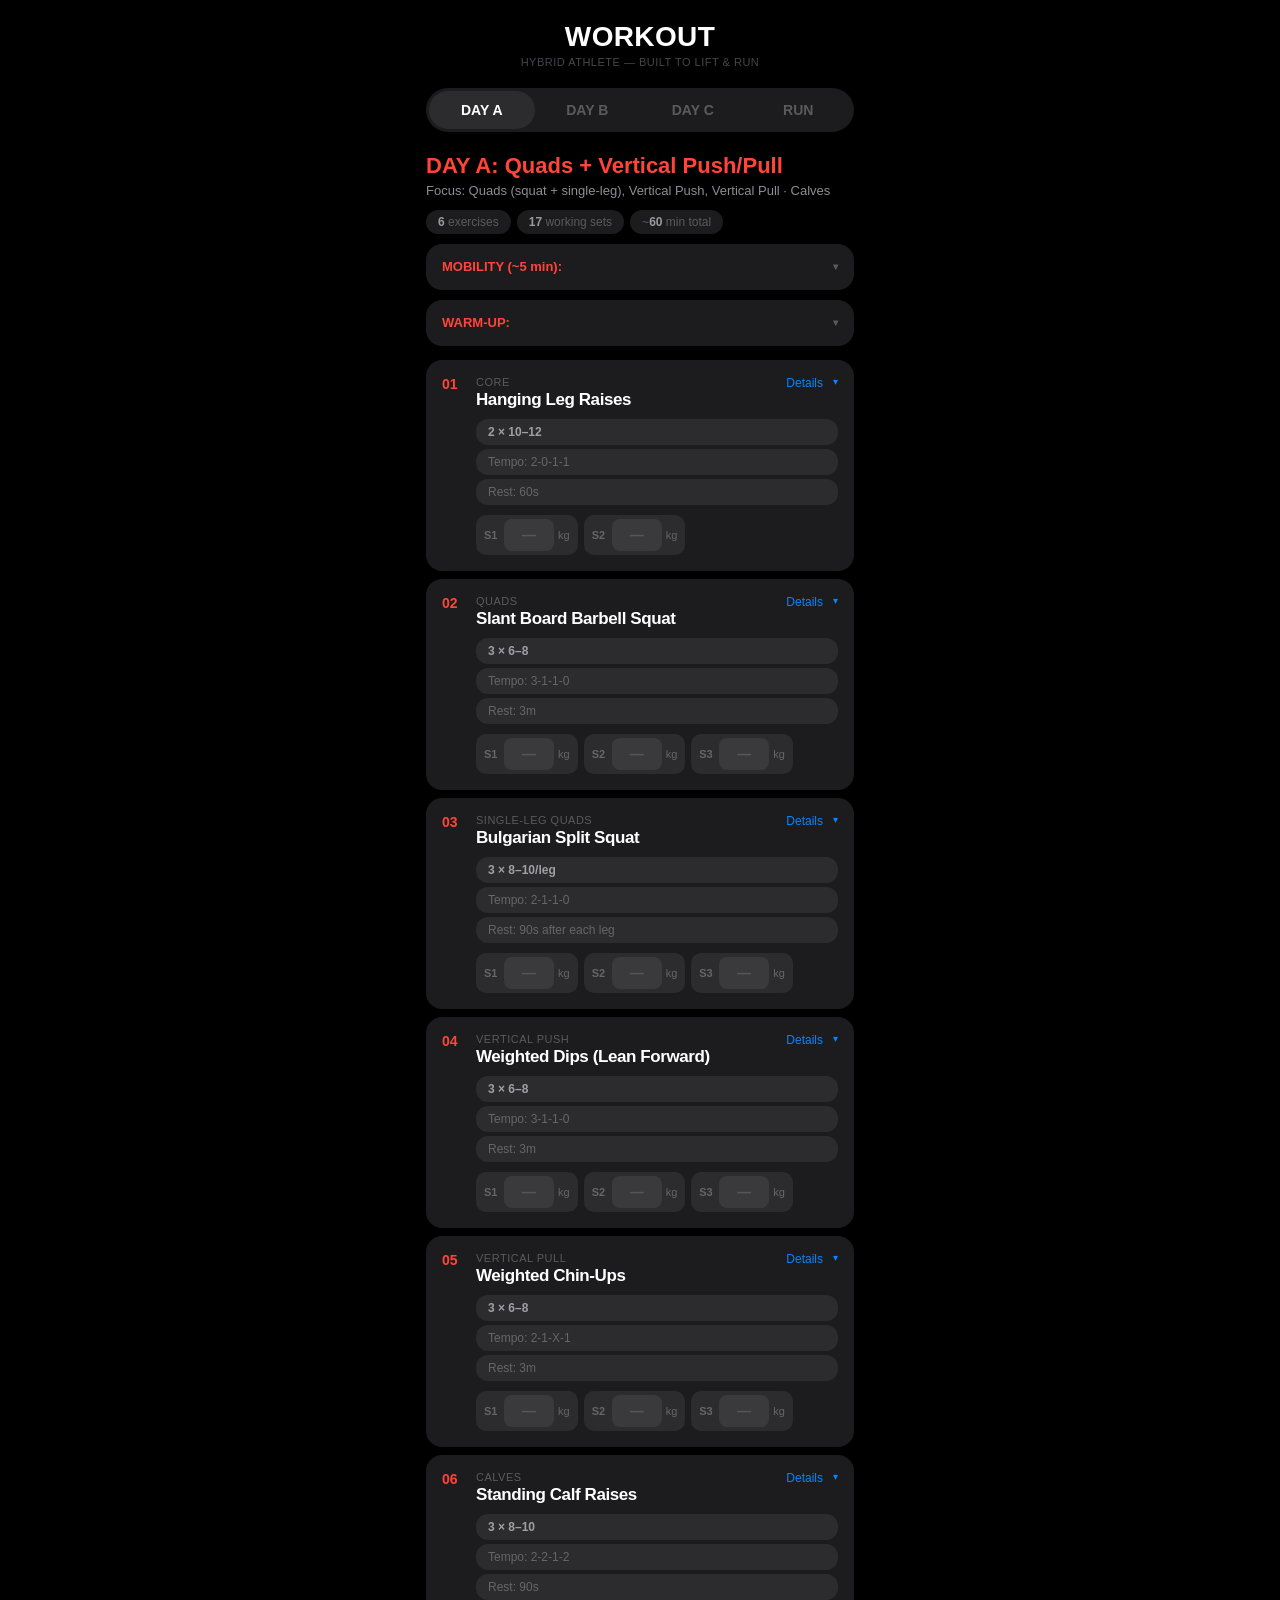
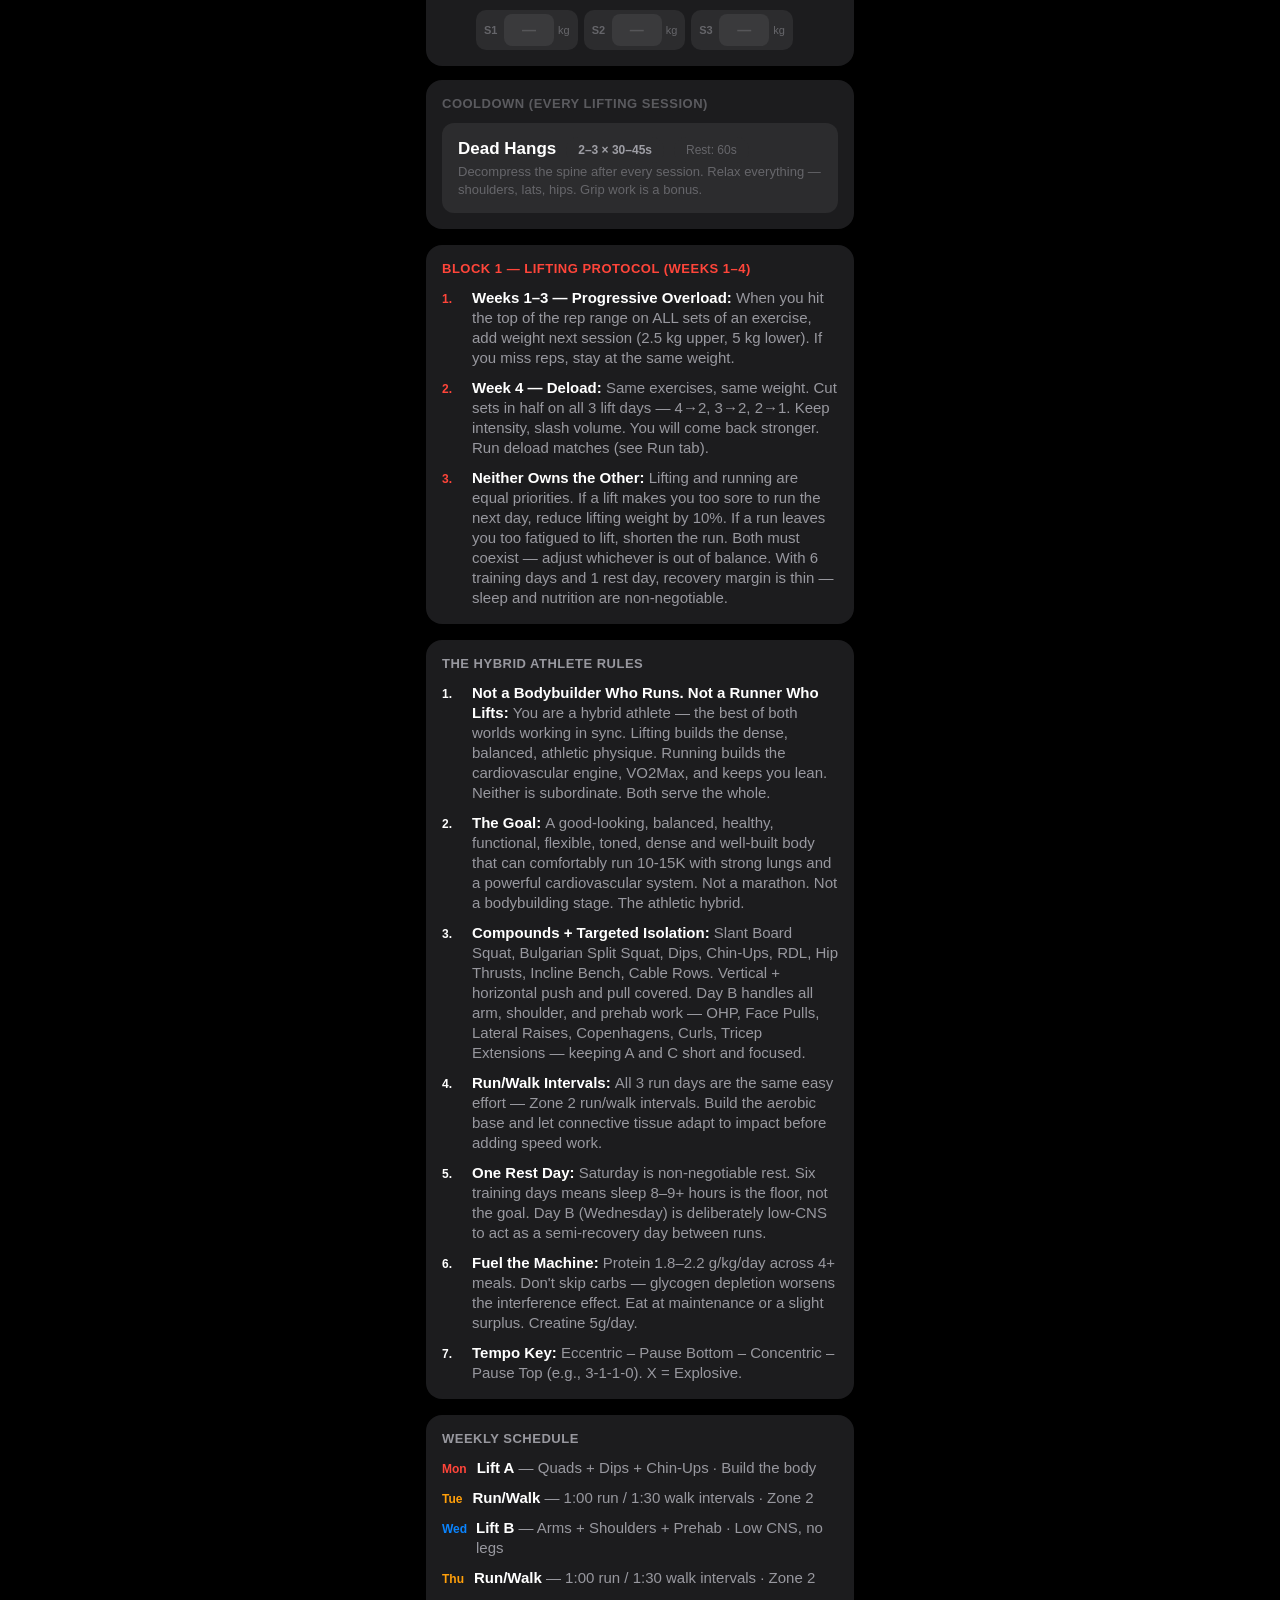
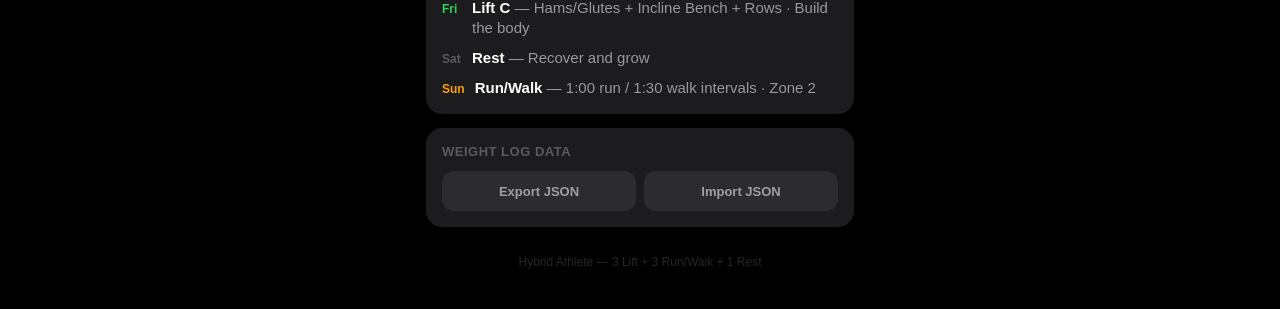
<file: hybrid-running.html>
<!DOCTYPE html>
<html lang="en">
<head>
<meta charset="UTF-8">
<meta name="viewport" content="width=device-width, initial-scale=1.0, viewport-fit=cover, user-scalable=no">
<meta name="apple-mobile-web-app-capable" content="yes">
<meta name="apple-mobile-web-app-status-bar-style" content="black-translucent">
<meta name="apple-mobile-web-app-title" content="Workout">
<meta name="mobile-web-app-capable" content="yes">
<meta name="theme-color" content="#000000">
<meta name="color-scheme" content="dark">
<meta name="format-detection" content="telephone=no">
<meta http-equiv="Cache-Control" content="no-cache, no-store, must-revalidate">
<meta http-equiv="Pragma" content="no-cache">
<meta http-equiv="Expires" content="0">
<link rel="manifest" href="manifest.json">
<link rel="apple-touch-icon" href="assets/icons/icon-180.png">
<link rel="apple-touch-icon" sizes="192x192" href="assets/icons/icon-192.png">
<link rel="stylesheet" href="css/styles.css">
<title>Workout</title>
</head>
<body>
<div class="wrap">
  <h1>WORKOUT</h1>
  <p class="sub">Hybrid Athlete — Built to Lift & Run</p>

  <div class="tabs">
    <button class="tab active-a" id="tab-a" onclick="show('a')">DAY A</button>
    <button class="tab" id="tab-b" onclick="show('b')">DAY B</button>
    <button class="tab" id="tab-c" onclick="show('c')">DAY C</button>
    <button class="tab" id="tab-r" onclick="show('r')">RUN</button>
  </div>

  <div id="content">

    <!-- DAY A -->
    <div class="panel active" id="panel-a">
      <div class="day-header">
        <h2 class="color-a">DAY A: Quads + Vertical Push/Pull</h2>
        <p>Focus: Quads (squat + single-leg), Vertical Push, Vertical Pull · Calves</p>
        <div class="session-meta">
          <span class="sm-tag"><strong>6</strong> exercises</span>
          <span class="sm-tag"><strong>17</strong> working sets</span>
          <span class="sm-tag">~<strong>60</strong> min total</span>
        </div>
        <div class="warmup"><span style="color:var(--tint-red)">MOBILITY (~5 min): </span>World's Greatest Stretch: 1 × 5/side, Tempo: 2-3s each position (hips + thoracic for dips and chin-ups) — 90/90 Hip Switches: 2 × 5/side, Tempo: 2-1-2-1 (hip rotation for squat and split squat) — Ankle Rockers: 2 × 8/side, Tempo: 2-1-2-1 (ankle dorsiflexion for slant board squat depth and calf work) — Rest: no rest, flow between drills</div>
        <div class="warmup"><span style="color:var(--tint-red)">WARM-UP: </span>Band Pull-Aparts: 2 × 20, Tempo: 1-0-1-1 (shoulder prep for dips and chin-ups) + Bodyweight Squats: 2 × 10, Tempo: 2-0-1-0 (quad activation before barbell squat) (Rest: 30s between sets)</div>
      </div>
      <div class="exercises">
        <div class="ex-card"><div class="ex-top"><span class="ex-num num-a">01</span><div><div class="ex-slot">Core</div><div class="ex-name">Hanging Leg Raises</div></div></div><div class="ex-tags"><span class="tag tag-sets">2 × 10–12</span><span class="tag tag-meta">Tempo: 2-0-1-1</span><span class="tag tag-meta">Rest: 60s</span></div><p class="ex-tip">Dead hang, posterior pelvic tilt first, then raise legs. Control the descent — no swinging. Straight legs if possible, bent knees to scale down. The hang itself decompresses the spine. Hip flexor strength directly powers your running knee drive. 2s lowering legs | 1s raising legs | 1s hold at top.</p></div>
        <div class="ex-card"><div class="ex-top"><span class="ex-num num-a">02</span><div><div class="ex-slot">Quads</div><div class="ex-name">Slant Board Barbell Squat</div></div></div><div class="ex-tags"><span class="tag tag-sets">3 × 6–8</span><span class="tag tag-meta">Tempo: 3-1-1-0</span><span class="tag tag-meta">Rest: 3m</span></div><p class="ex-tip">Set feet on the slant board (heels on the elevated surface), about shoulder-width, toes out slightly. Bar on upper back, brace hard — ribs down, full breath. Break at hips and knees together, sit between your hips. Hit at least parallel; depth you own with a neutral spine. Drive up through mid-foot — knees track over toes, no valgus collapse. Same weight across all 3 sets — set 3 should be a grind. The wedge frees the ankle so you stay upright and load the quads without turning it into a good morning. 3s lowering | 1s pause in the hole | 1s up | no pause at top.</p></div>
        <div class="ex-card"><div class="ex-top"><span class="ex-num num-a">03</span><div><div class="ex-slot">Single-Leg Quads</div><div class="ex-name">Bulgarian Split Squat</div></div></div><div class="ex-tags"><span class="tag tag-sets">3 × 8–10/leg</span><span class="tag tag-meta">Tempo: 2-1-1-0</span><span class="tag tag-meta">Rest: 90s after each leg</span></div><p class="ex-tip">Rear foot on bench, laces down. Front foot far enough forward that shin is roughly vertical at the bottom. Torso can lean slightly forward — keep front heel planted. Lower until rear knee hovers just above the floor — control the eccentric, no crashing. Press through the whole front foot; finish with hip and knee extended. Do all reps for one leg, rest, then the other — 3 sets per leg. Matches single-leg stability and knee tracking you use on every running stride. If Tuesday's easy run feels brutal, drop to 2 sets per leg before you ditch the run. 2s lowering | 1s pause at bottom | 1s up | no long pause at top.</p></div>
        <div class="ex-card"><div class="ex-top"><span class="ex-num num-a">04</span><div><div class="ex-slot">Vertical Push</div><div class="ex-name">Weighted Dips (Lean Forward)</div></div></div><div class="ex-tags"><span class="tag tag-sets">3 × 6–8</span><span class="tag tag-meta">Tempo: 3-1-1-0</span><span class="tag tag-meta">Rest: 3m</span></div><p class="ex-tip">Lean forward ~30° to shift emphasis to chest and front delts. Shoulders down and back, elbows track slightly outward. Lower until upper arm is parallel to floor, drive up. Dips are the upper body squat — chest, triceps, and front delts in one compound movement. 3s lowering | 1s pause at bottom | 1s pressing up | no pause at top.</p></div>
        <div class="ex-card"><div class="ex-top"><span class="ex-num num-a">05</span><div><div class="ex-slot">Vertical Pull</div><div class="ex-name">Weighted Chin-Ups</div></div></div><div class="ex-tags"><span class="tag tag-sets">3 × 6–8</span><span class="tag tag-meta">Tempo: 2-1-X-1</span><span class="tag tag-meta">Rest: 3m</span></div><p class="ex-tip">Drive elbows down to your pockets. No swinging or kipping. Last rep of last set: hold chin over bar for max time (aim 10–20s) — isometric peak contraction for lat density. Builds the lats and upper back that keep you upright during long runs. 2s lowering | 1s pause at bottom | explosive pull up | 1s hold at top.</p></div>
        <div class="ex-card"><div class="ex-top"><span class="ex-num num-a">06</span><div><div class="ex-slot">Calves</div><div class="ex-name">Standing Calf Raises</div></div></div><div class="ex-tags"><span class="tag tag-sets">3 × 8–10</span><span class="tag tag-meta">Tempo: 2-2-1-2</span><span class="tag tag-meta">Rest: 90s</span></div><p class="ex-tip">Full stretch at the bottom, full squeeze at the top — pause 2s at both ends. Heavy weight, strict form, no bouncing. Standing position loads the gastrocnemius — Achilles tendon loading, the #1 injury prevention exercise for runners. 2s lowering heels | 2s pause at stretch | 1s pressing up | 2s squeeze at top.</p></div>
      </div>
    </div>

    <!-- DAY B -->
    <div class="panel" id="panel-b">
      <div class="day-header">
        <h2 class="color-b">DAY B: Arms + Shoulders + Prehab</h2>
        <p>Focus: Biceps, Triceps, Shoulder Press, Lateral Raises, Face Pulls · Copenhagen Prehab</p>
        <div class="session-meta">
          <span class="sm-tag"><strong>6</strong> exercises</span>
          <span class="sm-tag"><strong>18</strong> working sets</span>
          <span class="sm-tag">~<strong>45</strong> min total</span>
        </div>
        <div class="warmup"><span style="color:var(--tint-blue)">WARM-UP (~3 min): </span>Band Pull-Aparts: 2 × 20, Tempo: 1-0-1-1 (shoulder prep for pressing and face pulls) + Band Dislocates: 1 × 10, Tempo: slow and controlled (shoulder mobility for overhead press) (Rest: no rest, flow between drills)</div>
      </div>
      <div class="exercises">
        <div class="ex-card"><div class="ex-top"><span class="ex-num num-b">01</span><div><div class="ex-slot">Hip Stability (Frontal Plane)</div><div class="ex-name">Copenhagen Side Planks</div></div></div><div class="ex-tags"><span class="tag tag-sets">2 × 20–30s/side</span><span class="tag tag-meta">Tempo: Isometric Hold</span><span class="tag tag-meta">Rest: 60s</span></div><p class="ex-tip">Lie on your side, top leg on a bench with inner thigh resting on the edge. Lift your hips and hold — bottom leg hangs or tucks. Loads the hip adductors isometrically in the frontal plane — directly prevents groin strains and knee valgus during running. Scale: bent knee on bench (easier) → straight leg (harder) → bottom leg raised (hardest). Keep hips stacked, don't rotate. Zero leg fatigue — isometric hold doesn't create soreness that affects Thursday's fartlek.</p></div>
        <div class="ex-card"><div class="ex-top"><span class="ex-num num-b">02</span><div><div class="ex-slot">Vertical Press</div><div class="ex-name">Overhead Press</div></div></div><div class="ex-tags"><span class="tag tag-sets">3 × 8–10</span><span class="tag tag-meta">Tempo: 2-0-1-1</span><span class="tag tag-meta">Rest: 2m</span></div><p class="ex-tip">Barbell or dumbbells — pick whichever you can progress. Brace hard, ribs down. Press straight overhead, lock out with biceps near ears. Don't lean back — if you have to arch your lower back, the weight is too heavy. Completes the pressing pattern: Day A has dips (vertical, chest-emphasis), Day C has incline bench (horizontal), Day B has overhead press (vertical, delt-emphasis). 2s lowering | 1s pressing up | 1s hold at lockout.</p></div>
        <div class="ex-card"><div class="ex-top"><span class="ex-num num-b">03</span><div><div class="ex-slot">Rear Delts / Posture</div><div class="ex-name">Face Pulls</div></div></div><div class="ex-tags"><span class="tag tag-sets">3 × 12–15</span><span class="tag tag-meta">Tempo: 2-1-1-2</span><span class="tag tag-meta">Rest: 60s</span></div><p class="ex-tip">Pull towards your eyes. Rotate hands back at the end (double biceps pose). Trains rear delts and external rotators that counterbalance forward-shoulder posture from running and pressing. Non-negotiable for shoulder health — balances all the pressing across the week. 2s letting rope return | 1s pause | 1s pulling to face | 2s squeeze in external rotation.</p></div>
        <div class="ex-card"><div class="ex-top"><span class="ex-num num-b">04</span><div><div class="ex-slot">Side Delts</div><div class="ex-name">Lateral Raises</div></div></div><div class="ex-tags"><span class="tag tag-sets">4 × 12–15</span><span class="tag tag-meta">Tempo: 2-0-1-1</span><span class="tag tag-meta">Rest: 60s</span></div><p class="ex-tip">Slight forward lean, lead with elbows, raise to just above shoulder height. All weekly side delt volume consolidated here — 4 focused sets instead of 3+3 spread across two days. Side delts only grow from direct isolation; no compound covers them. Light weight, strict form, chase the burn. 2s lowering | 1s raising | 1s hold at top.</p></div>
        <div class="ex-card"><div class="ex-top"><span class="ex-num num-b">05</span><div><div class="ex-slot">Biceps</div><div class="ex-name">Barbell Curls</div></div></div><div class="ex-tags"><span class="tag tag-sets">3 × 10–12</span><span class="tag tag-meta">Tempo: 2-0-1-1</span><span class="tag tag-meta">Rest: 90s</span></div><p class="ex-tip">Strict form — elbows pinned to your sides, no swinging. Full extension at the bottom, squeeze at the top. Chin-ups on Day A hit biceps hard as a secondary mover; this is your direct bicep work to fill the gap. If the barbell bothers your wrists, use an EZ-bar or dumbbells. 2s lowering | 1s curling up | 1s squeeze at top.</p></div>
        <div class="ex-card"><div class="ex-top"><span class="ex-num num-b">06</span><div><div class="ex-slot">Triceps</div><div class="ex-name">Overhead Tricep Extension</div></div></div><div class="ex-tags"><span class="tag tag-sets">3 × 10–12</span><span class="tag tag-meta">Tempo: 2-0-1-1</span><span class="tag tag-meta">Rest: 90s</span></div><p class="ex-tip">Cable or dumbbell — overhead position stretches the long head of the tricep under load, which dips alone don't fully hit. Keep elbows pointed forward, lower behind your head, extend to full lockout. Dips on Day A hit triceps as a secondary mover; this isolates them through full range. 2s lowering | 1s extending up | 1s squeeze at lockout.</p></div>
      </div>
    </div>

    <!-- DAY C -->
    <div class="panel" id="panel-c">
      <div class="day-header">
        <h2 class="color-c">DAY C: Hams/Glutes + Horizontal Push/Pull</h2>
        <p>Focus: Hamstrings, Glutes, Horizontal Push, Horizontal Pull · Core + Calves</p>
        <div class="session-meta">
          <span class="sm-tag"><strong>6</strong> exercises</span>
          <span class="sm-tag"><strong>18</strong> working sets</span>
          <span class="sm-tag">~<strong>60</strong> min total</span>
        </div>
        <div class="warmup"><span style="color:var(--tint-green)">MOBILITY (~5 min): </span>World's Greatest Stretch: 1 × 5/side, Tempo: 2-3s each position — 90/90 Hip Switches: 2 × 5/side, Tempo: 2-1-2-1 — Cat-Cow: 2 × 8, Tempo: 3-0-3-0 (spinal segmentation for the hinge pattern) — Rest: no rest, flow between drills</div>
        <div class="warmup"><span style="color:var(--tint-green)">WARM-UP: </span>Band Pull-Aparts: 2 × 20, Tempo: 1-0-1-1 (shoulder health for bench and rows) + Glute Bridges: 2 × 10, Tempo: 2-1-1-2 (glute and hamstring activation for RDLs and hip thrusts) (Rest: 30s between sets)</div>
      </div>
      <div class="exercises">
        <div class="ex-card"><div class="ex-top"><span class="ex-num num-c">01</span><div><div class="ex-slot">Core (Anti-Extension)</div><div class="ex-name">Ab Wheel Rollout</div></div></div><div class="ex-tags"><span class="tag tag-sets">2 × 8–10</span><span class="tag tag-meta">Tempo: 2-1-2-0</span><span class="tag tag-meta">Rest: 60s</span></div><p class="ex-tip">Kneel on a pad, grip the wheel with both hands. Brace hard — ribs down, glutes squeezed. Roll out as far as you can control without your lower back arching or hips sagging. Pull back with your abs, not your hip flexors. Start with shorter range and extend further as you get stronger. Trains anti-extension — your core resisting the load pulling your spine into hyperextension, directly applicable to maintaining posture on long runs. 2s rolling out | 1s pause at full extension | 2s pulling back | no pause at top.</p></div>
        <div class="ex-card"><div class="ex-top"><span class="ex-num num-c">02</span><div><div class="ex-slot">Posterior Chain</div><div class="ex-name">Barbell Romanian Deadlift</div></div></div><div class="ex-tags"><span class="tag tag-sets">3 × 6–8</span><span class="tag tag-meta">Tempo: 3-1-X-1</span><span class="tag tag-meta">Rest: 3m</span></div><p class="ex-tip">Hinge at hips, push them back. Bar drags along your thighs — keep it in contact the whole way down. Slight knee bend, feel the deep hamstring stretch at the bottom — drive hips forward to lockout. Same weight all 3 sets — heavy but controlled. Strong hamstrings and glutes are your running injury insurance and power your stride. 3s lowering | 1s pause at stretch | explosive drive | 1s lockout.</p></div>
        <div class="ex-card"><div class="ex-top"><span class="ex-num num-c">03</span><div><div class="ex-slot">Glutes</div><div class="ex-name">Barbell Hip Thrusts</div></div></div><div class="ex-tags"><span class="tag tag-sets">3 × 8–10</span><span class="tag tag-meta">Tempo: 2-0-1-2</span><span class="tag tag-meta">Rest: 2m</span></div><p class="ex-tip">Upper back on bench, feet flat, shin vertical at the top. Drive through heels, squeeze glutes hard at lockout — hold 2s. Don't hyperextend the lower back — think "ribs down, belt buckle to chin." The #1 glute builder and your running injury insurance. Protects knees, powers uphill running. 2s lowering hips | 1s driving up | 2s squeeze at lockout.</p></div>
        <div class="ex-card"><div class="ex-top"><span class="ex-num num-c">04</span><div><div class="ex-slot">Horizontal Push</div><div class="ex-name">Incline Bench Press</div></div></div><div class="ex-tags"><span class="tag tag-sets">3 × 8–10</span><span class="tag tag-meta">Tempo: 2-1-1-0</span><span class="tag tag-meta">Rest: 2m</span></div><p class="ex-tip">Bar to upper chest (below collarbone). Control the descent strictly. Same weight all 3 sets — grind it out. Pairs with forward-lean dips on Day A for complete chest coverage across the week. 2s lowering bar to chest | 1s pause at chest | 1s pressing up | no pause at lockout.</p></div>
        <div class="ex-card"><div class="ex-top"><span class="ex-num num-c">05</span><div><div class="ex-slot">Horizontal Pull</div><div class="ex-name">Seated Cable Rows</div></div></div><div class="ex-tags"><span class="tag tag-sets">4 × 10–12</span><span class="tag tag-meta">Tempo: 2-0-1-1</span><span class="tag tag-meta">Rest: 2m</span></div><p class="ex-tip">Sit tall, chest up, feet braced. Pull handle to lower ribcage, squeeze shoulder blades together. Don't lean back — torso stays upright throughout. Chin-ups hit lats (vertical pull on Day A), rows hit rhomboids and mid/lower traps (horizontal pull). Your mid-back keeps you upright on long runs — when it fatigues you hunch forward and breathing degrades. 2s releasing cable forward | 1s pulling to ribcage | 1s squeeze at top.</p></div>
        <div class="ex-card"><div class="ex-top"><span class="ex-num num-c">06</span><div><div class="ex-slot">Calves</div><div class="ex-name">Seated Calf Raises</div></div></div><div class="ex-tags"><span class="tag tag-sets">3 × 10–15</span><span class="tag tag-meta">Tempo: 2-2-1-2</span><span class="tag tag-meta">Rest: 90s</span></div><p class="ex-tip">Knee bent at 90° loads the soleus — the deeper, wider calf muscle underneath the gastrocnemius. The soleus is the primary calf muscle used at endurance pace, making this the more running-specific variation. Day A standing hits gastroc, Day C seated hits soleus — full calf coverage. 2s lowering heels | 2s pause at stretch | 1s pressing up | 2s squeeze at top.</p></div>
      </div>
    </div>

    <!-- RUN DAYS -->
    <div class="panel" id="panel-r">
      <div class="day-header">
        <h2 class="color-r">RUN DAYS: Tue · Thu · Sun</h2>
        <p>Run/Walk Intervals — Base Building · All Zone 2</p>
        <div class="session-meta">
          <span class="sm-tag"><strong>3</strong> runs/week</span>
          <span class="sm-tag"><strong>Run/Walk</strong> intervals</span>
          <span class="sm-tag">~<strong>135</strong> min/week</span>
        </div>
        <div class="warmup"><span style="color:var(--tint-orange)">WARM-UP (every run): </span>Ankle Circles: 10/side — Single Leg Calf Raises: 10/side (slow &amp; controlled) — Wall Tibialis Raises: 15-25 reps (back against wall, pull toes up, lower slowly — shin splint prevention) — Elephant Walk: 10/side — Leg Swings Front-to-Back: 10/side — Leg Swings Side-to-Side: 10/side</div>
      </div>
      <div class="exercises">
        <div class="ex-card"><div class="ex-top"><span class="ex-num num-r">TUE</span><div><div class="ex-slot">Post-Squat Day</div><div class="ex-name">Run/Walk Intervals</div></div></div><div class="ex-tags"><span class="tag tag-sets">45 min · 18 cycles</span><span class="tag tag-meta">1:00 run / 1:30 walk</span><span class="tag tag-meta">RPE 3 · Zone 2</span></div><p class="ex-tip">Post-quad day — legs will be sore and that's normal. The walk intervals let them recover between efforts. Run segments should be genuinely easy: you could hold a conversation. If you can't, slow the run pace or extend the walk. 18 min total running / 27 min walking — plenty of stimulus with low impact. Easy effort post-legs speeds recovery by increasing blood flow without pounding sore muscles.</p></div>
        <div class="ex-card"><div class="ex-top"><span class="ex-num num-r">THU</span><div><div class="ex-slot">Freshest Legs (72h Post-Squat)</div><div class="ex-name">Run/Walk Intervals</div></div></div><div class="ex-tags"><span class="tag tag-sets">45 min · 18 cycles</span><span class="tag tag-meta">1:00 run / 1:30 walk</span><span class="tag tag-meta">RPE 3 · Zone 2</span></div><p class="ex-tip">Best running day of the week — 72 hours post-Day A, Day B yesterday was arms-only (zero leg fatigue). Same structure as Tuesday but your legs will feel noticeably better. This is when you'll feel the run segments getting easier week over week. Don't speed up — use the freshness to nail form instead: land under hips, stay relaxed, breathe easy. Same easy pace as every other run day.</p></div>
        <div class="ex-card"><div class="ex-top"><span class="ex-num num-r">SUN</span><div><div class="ex-slot">Post-Rest Day</div><div class="ex-name">Run/Walk Intervals</div></div></div><div class="ex-tags"><span class="tag tag-sets">45 min · 18 cycles</span><span class="tag tag-meta">1:00 run / 1:30 walk</span><span class="tag tag-meta">RPE 3 · Zone 2</span></div><p class="ex-tip">Fresh legs — full rest day Saturday, 48 hours post-Day C. Same run/walk structure. Sunday's advantage is no time pressure and recovered legs. Focus on time on feet and enjoying the run. Post-run: 5 min walk cooldown, then calf stretch + hip flexor stretch (30s each side). As intervals start feeling easy, resist the urge to go faster — that progression comes from the block plan, not from individual sessions.</p></div>
        <div class="ex-card"><div class="ex-top"><span class="ex-num num-r">POST</span><div><div class="ex-slot">After Every Run</div><div class="ex-name">Cooldown</div></div></div><div class="ex-tags"><span class="tag tag-sets">~5 min</span><span class="tag tag-meta">Walk + Static Stretches, 30s each</span></div><p class="ex-tip">5 min easy walk to bring HR down. Then static stretches: Standing Quad Stretch 30s/side — Standing Calf Stretch (straight leg for gastroc, bent knee for soleus) 30s each/side — Kneeling Hip Flexor Stretch 30s/side — Hamstring stretch or standing toe touch 30s. Especially important after Tuesday and Thursday sessions.</p></div>
      </div>

      <div class="rules" style="margin-top:14px">
        <h3 style="color:var(--tint-orange)">Block Progression (4-week cycles · deload every 4th week)</h3>
        <div class="rules-grid">
          <div class="rule"><span class="rule-num" style="color:var(--tint-orange)">B1</span><p><span>Now: </span>1:00 run / 1:30 walk × 18 cycles (45 min) — 18 min running / 27 min walking per session</p></div>
          <div class="rule"><span class="rule-num" style="color:var(--tint-orange)">B2</span><p><span>+4 weeks: </span>1:30 run / 1:00 walk × 18 cycles (45 min) — 27 min running / 18 min walking per session</p></div>
          <div class="rule"><span class="rule-num" style="color:var(--tint-orange)">B3</span><p><span>+8 weeks: </span>2:00 run / 1:00 walk × 15 cycles (45 min) — 30 min running / 15 min walking per session</p></div>
          <div class="rule"><span class="rule-num" style="color:var(--tint-orange)">B4</span><p><span>+12 weeks: </span>3:00 run / 1:00 walk × 11 cycles (44 min) — 33 min running / 11 min walking per session</p></div>
          <div class="rule"><span class="rule-num" style="color:var(--tint-orange)">B5</span><p><span>+16 weeks: </span>Transition to continuous easy running (30–45 min). Introduce fartlek on Thursday once you can run 30 min nonstop.</p></div>
          <div class="rule"><span class="rule-num" style="color:var(--tint-orange)">DL</span><p><span>Deload (every 4th week): </span>Drop back one block level (e.g., B2 deload uses B1 intervals). Keep all 3 sessions, reduce intensity. Align with lifting deload.</p></div>
        </div>
      </div>
      <div class="rules" style="margin-top:10px">
        <h3 style="color:var(--tint-orange)">Running Rules</h3>
        <div class="rules-grid">
          <div class="rule"><span class="rule-num" style="color:var(--tint-orange)">1.</span><p><span>Talk Test Is King: </span>If you can't hold a conversation during run segments, slow down. HR target 120-140 bpm during run intervals. RPE is primary, HR is confirmation.</p></div>
          <div class="rule"><span class="rule-num" style="color:var(--tint-orange)">2.</span><p><span>All Easy, All the Time: </span>Every run day is the same effort — Zone 2, conversational pace. There are no hard days until you can run 30 min nonstop. Speed comes later. Consistency and connective tissue adaptation come first.</p></div>
          <div class="rule"><span class="rule-num" style="color:var(--tint-orange)">3.</span><p><span>Trust the Walk Breaks: </span>Walking is not failure — it's the program. The intervals protect your Achilles, shins, and joints while your body adapts to impact loading. Don't skip walks to prove a point.</p></div>
          <div class="rule"><span class="rule-num" style="color:var(--tint-orange)">4.</span><p><span>Pain Rule: </span>Sharp or localized pain (shin, Achilles, knee) = drop to 2 runs that week. Cut Tuesday, keep Thursday + Sunday.</p></div>
          <div class="rule"><span class="rule-num" style="color:var(--tint-orange)">5.</span><p><span>Progress by the Block Plan: </span>Don't freelance. Follow the block progression — run intervals get longer and walk intervals get shorter every 4 weeks. Tendons and bones adapt slower than lungs and ego.</p></div>
          <div class="rule"><span class="rule-num" style="color:var(--tint-orange)">6.</span><p><span>Form Cues: </span>Land under your hips, not out front. Run quietly — loud footfalls mean overstriding. Relax shoulders, hands loose. Eyes forward 20-30m ahead.</p></div>
        </div>
      </div>
      <div class="rules" style="margin-top:10px">
        <h3 style="color:var(--tint-orange)">Overtraining Warning Signs</h3>
        <div class="rules-grid">
          <div class="rule"><span class="rule-num" style="color:var(--tint-orange)">⚠</span><p><span>Physical: </span>Resting HR elevated 7-10+ bpm above baseline. Same pace feels harder than usual (RPE creep). Persistent heavy/sore muscles beyond normal DOMS (>72 hrs). Recurring colds or upper respiratory infections. Unexplained weight loss.</p></div>
          <div class="rule"><span class="rule-num" style="color:var(--tint-orange)">⚠</span><p><span>Mental: </span>Loss of motivation to train. Mood disturbances — irritability, anxiety, feeling flat. Poor sleep despite fatigue. Loss of appetite.</p></div>
          <div class="rule"><span class="rule-num" style="color:var(--tint-orange)">⚠</span><p><span>Action: </span>If 2+ signs persist for more than 1 week, take a full rest week — no lifting, no running. Sleep, eat well, walk if you want. Concurrent training (lifting + running) compounds recovery demands. Catching it early prevents weeks of forced rest later.</p></div>
        </div>
      </div>
      <div class="rules" style="margin-top:10px">
        <h3 style="color:var(--tint-orange)">Garmin Forerunner 965 — Workout Setup</h3>
        <div class="rules-grid">
          <div class="rule"><span class="rule-num" style="color:var(--tint-orange)">①</span><p><span>CREATE INTERVAL WORKOUT: </span>Garmin Connect app → More → Training &amp; Planning → Workouts → Create a Workout → Running. Name it "Run/Walk Intervals". Add Repeat → set to 18 repeats. Inside the repeat add Step A: Duration Time 1:00, Target: Heart Rate - Custom → Low: 120 / High: 140 bpm. Add Step B: Duration Time 1:30, Target: No Target. Save → Send to Device → Forerunner 965.</p></div>
          <div class="rule"><span class="rule-num" style="color:var(--tint-orange)">②</span><p><span>START ON WATCH: </span>Press START → Run → press UP → Training → Workouts → select "Run/Walk Intervals" → Do Workout → press START. The watch vibrates at each 1:00/1:30 transition — no buttons needed mid-run. Same workout for all 3 run days.</p></div>
          <div class="rule"><span class="rule-num" style="color:var(--tint-orange)">③</span><p><span>UPDATING EACH BLOCK: </span>When you move to the next block, edit the workout in Garmin Connect — change Step A duration (1:00 → 1:30 → 2:00 → 3:00) and Step B duration (1:30 → 1:00 → 1:00 → 1:00) and repeat count accordingly. Re-sync to watch.</p></div>
          <div class="rule"><span class="rule-num" style="color:var(--tint-orange)">④</span><p><span>PERMANENT HR ZONE ALERT (optional): </span>For runs without a loaded workout: START → Run → hold UP → Run Settings → Alerts → Add New → Heart Rate → Custom Range → 120-140 bpm. The watch vibrates when you go outside zone.</p></div>
          <div class="rule"><span class="rule-num" style="color:var(--tint-orange)">⑤</span><p><span>TIPS: </span>Use Garmin Connect web (connect.garmin.com) for editing — the drag-and-drop step editor is easier for intervals. Favorite the workout so it appears at the top of the watch list. Make sure Bluetooth is on and Garmin Connect app is open for sync.</p></div>
        </div>
      </div>
    </div>

  </div>

  <div class="rules" style="margin-top:14px">
    <h3 style="color:var(--label-tertiary)">Cooldown (Every Lifting Session)</h3>
    <div class="cooldown-inner">
      <div class="cooldown-header"><span class="cooldown-name">Dead Hangs</span><span class="tag tag-sets">2–3 × 30–45s</span><span class="tag tag-meta">Rest: 60s</span></div>
      <p class="cooldown-desc">Decompress the spine after every session. Relax everything — shoulders, lats, hips. Grip work is a bonus.</p>
    </div>
  </div>

  <!-- RULES -->
  <div class="rules">
    <h3 style="color:var(--tint-red)">Block 1 — Lifting Protocol (Weeks 1–4)</h3>
    <div class="rules-grid">
      <div class="rule"><span class="rule-num" style="color:var(--tint-red)">1.</span><p><span>Weeks 1–3 — Progressive Overload: </span>When you hit the top of the rep range on ALL sets of an exercise, add weight next session (2.5 kg upper, 5 kg lower). If you miss reps, stay at the same weight.</p></div>
      <div class="rule"><span class="rule-num" style="color:var(--tint-red)">2.</span><p><span>Week 4 — Deload: </span>Same exercises, same weight. Cut sets in half on all 3 lift days — 4→2, 3→2, 2→1. Keep intensity, slash volume. You will come back stronger. Run deload matches (see Run tab).</p></div>
      <div class="rule"><span class="rule-num" style="color:var(--tint-red)">3.</span><p><span>Neither Owns the Other: </span>Lifting and running are equal priorities. If a lift makes you too sore to run the next day, reduce lifting weight by 10%. If a run leaves you too fatigued to lift, shorten the run. Both must coexist — adjust whichever is out of balance. With 6 training days and 1 rest day, recovery margin is thin — sleep and nutrition are non-negotiable.</p></div>
    </div>
  </div>

  <div class="rules">
    <h3>The Hybrid Athlete Rules</h3>
    <div class="rules-grid">
      <div class="rule"><span class="rule-num">1.</span><p><span>Not a Bodybuilder Who Runs. Not a Runner Who Lifts: </span>You are a hybrid athlete — the best of both worlds working in sync. Lifting builds the dense, balanced, athletic physique. Running builds the cardiovascular engine, VO2Max, and keeps you lean. Neither is subordinate. Both serve the whole.</p></div>
      <div class="rule"><span class="rule-num">2.</span><p><span>The Goal: </span>A good-looking, balanced, healthy, functional, flexible, toned, dense and well-built body that can comfortably run 10-15K with strong lungs and a powerful cardiovascular system. Not a marathon. Not a bodybuilding stage. The athletic hybrid.</p></div>
      <div class="rule"><span class="rule-num">3.</span><p><span>Compounds + Targeted Isolation: </span>Slant Board Squat, Bulgarian Split Squat, Dips, Chin-Ups, RDL, Hip Thrusts, Incline Bench, Cable Rows. Vertical + horizontal push and pull covered. Day B handles all arm, shoulder, and prehab work — OHP, Face Pulls, Lateral Raises, Copenhagens, Curls, Tricep Extensions — keeping A and C short and focused.</p></div>
      <div class="rule"><span class="rule-num">4.</span><p><span>Run/Walk Intervals: </span>All 3 run days are the same easy effort — Zone 2 run/walk intervals. Build the aerobic base and let connective tissue adapt to impact before adding speed work.</p></div>
      <div class="rule"><span class="rule-num">5.</span><p><span>One Rest Day: </span>Saturday is non-negotiable rest. Six training days means sleep 8–9+ hours is the floor, not the goal. Day B (Wednesday) is deliberately low-CNS to act as a semi-recovery day between runs.</p></div>
      <div class="rule"><span class="rule-num">6.</span><p><span>Fuel the Machine: </span>Protein 1.8–2.2 g/kg/day across 4+ meals. Don't skip carbs — glycogen depletion worsens the interference effect. Eat at maintenance or a slight surplus. Creatine 5g/day.</p></div>
      <div class="rule"><span class="rule-num">7.</span><p><span>Tempo Key: </span>Eccentric – Pause Bottom – Concentric – Pause Top (e.g., 3-1-1-0). X = Explosive.</p></div>
    </div>
  </div>

  <div class="rules">
    <h3>Weekly Schedule</h3>
    <div class="rules-grid">
      <div class="rule"><span class="rule-num" style="color:var(--tint-red)">Mon</span><p><span>Lift A</span> — Quads + Dips + Chin-Ups · Build the body</p></div>
      <div class="rule"><span class="rule-num" style="color:var(--tint-orange)">Tue</span><p><span>Run/Walk</span> — 1:00 run / 1:30 walk intervals · Zone 2</p></div>
      <div class="rule"><span class="rule-num" style="color:var(--tint-blue)">Wed</span><p><span>Lift B</span> — Arms + Shoulders + Prehab · Low CNS, no legs</p></div>
      <div class="rule"><span class="rule-num" style="color:var(--tint-orange)">Thu</span><p><span>Run/Walk</span> — 1:00 run / 1:30 walk intervals · Zone 2</p></div>
      <div class="rule"><span class="rule-num" style="color:var(--tint-green)">Fri</span><p><span>Lift C</span> — Hams/Glutes + Incline Bench + Rows · Build the body</p></div>
      <div class="rule"><span class="rule-num" style="color:var(--label-tertiary)">Sat</span><p><span>Rest</span> — Recover and grow</p></div>
      <div class="rule"><span class="rule-num" style="color:var(--tint-orange)">Sun</span><p><span>Run/Walk</span> — 1:00 run / 1:30 walk intervals · Zone 2</p></div>
    </div>
  </div>

  <div class="rules" style="margin-top:14px">
    <h3 style="color:var(--label-tertiary)">Weight Log Data</h3>
    <div class="data-actions">
      <button class="data-btn" onclick="exportWeights()">Export JSON</button>
      <button class="data-btn" onclick="document.getElementById('import-file').click()">Import JSON</button>
      <input type="file" id="import-file" accept=".json" style="display:none" onchange="importWeights(this)">
    </div>
  </div>

  <p class="footer">Hybrid Athlete — 3 Lift + 3 Run/Walk + 1 Rest</p>
</div>

<script src="js/app.js"></script>
</body>
</html>
</file>
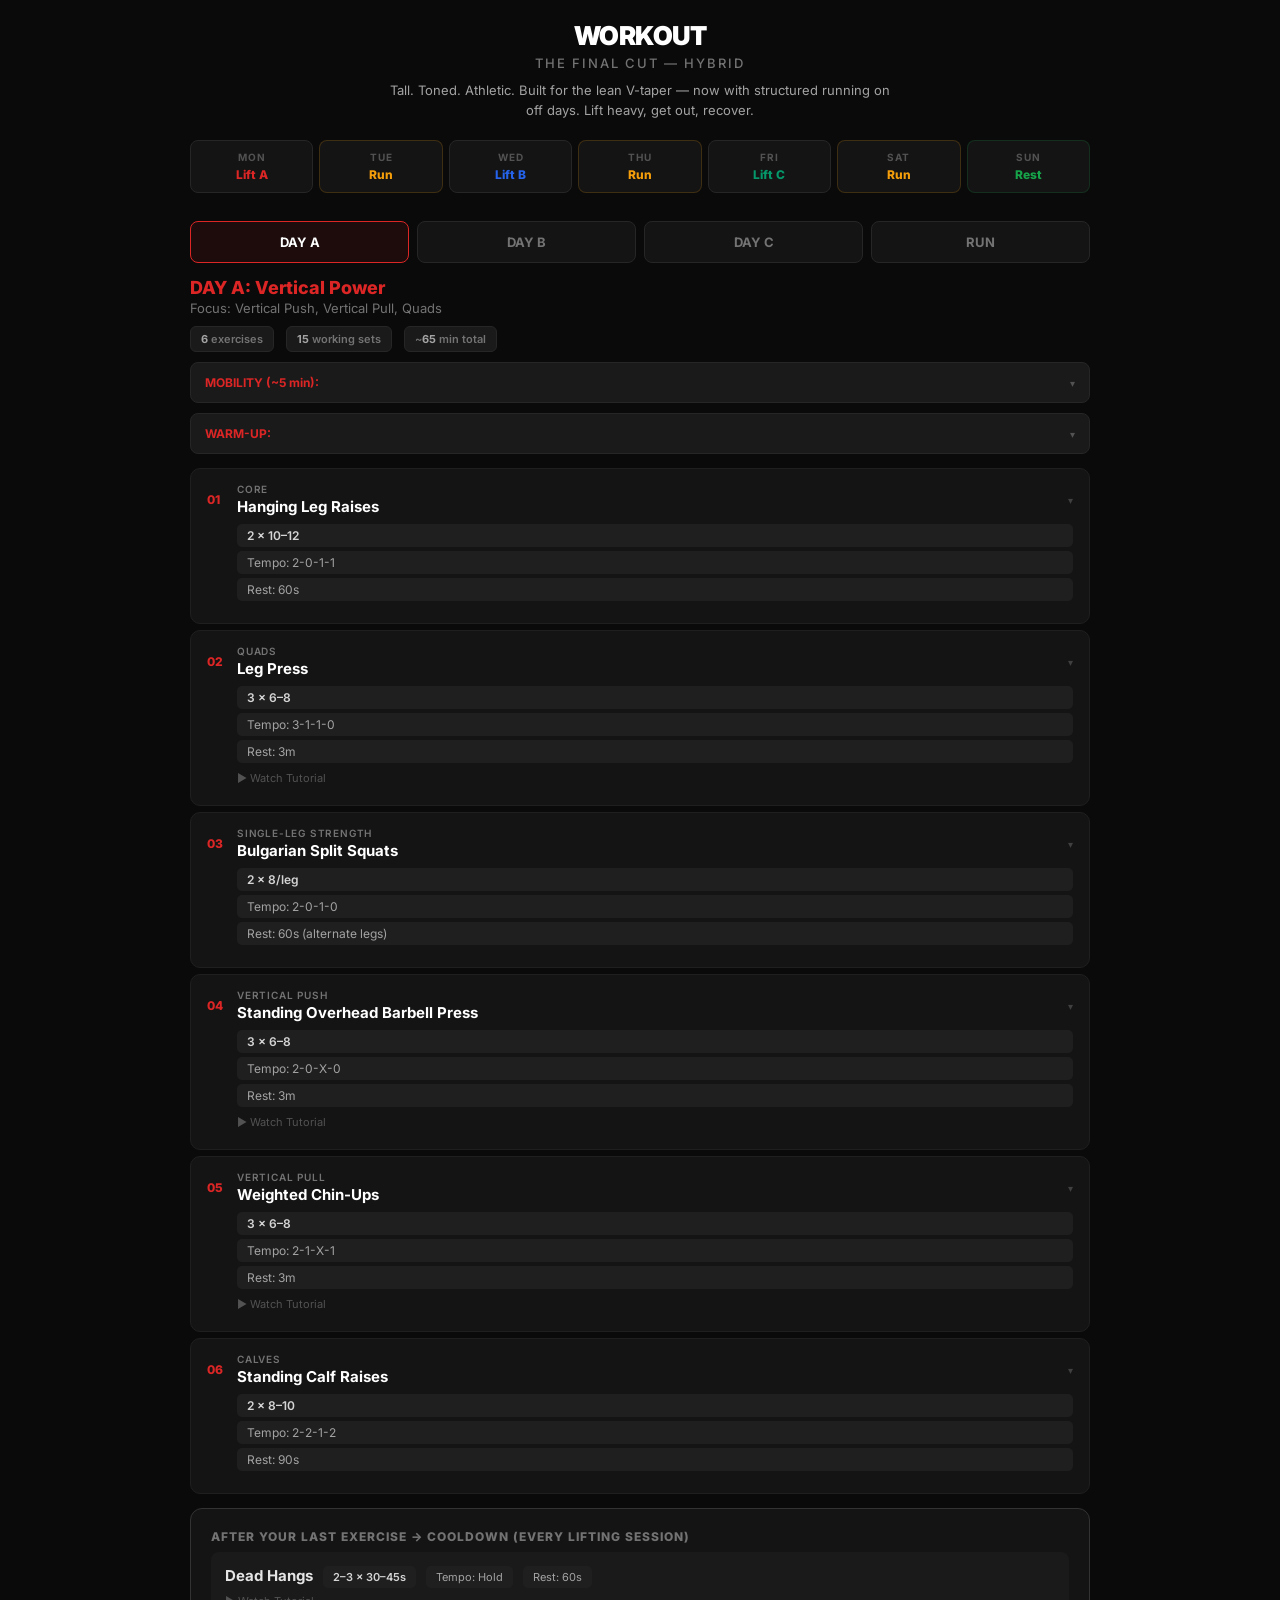
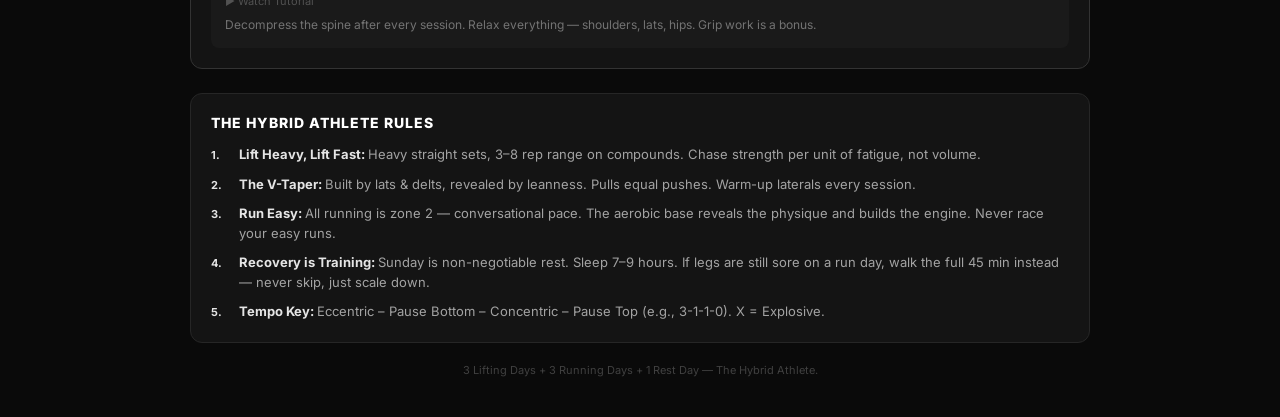
<file: hybrid.html>
<!DOCTYPE html>
<html lang="en">
<head>
<meta charset="UTF-8">
<meta name="viewport" content="width=device-width, initial-scale=1.0, user-scalable=no">
<meta name="apple-mobile-web-app-capable" content="yes">
<meta name="apple-mobile-web-app-status-bar-style" content="black-translucent">
<meta name="theme-color" content="#0a0a0a">
<title>Workout — Hybrid</title>
<style>
  @import url('https://fonts.googleapis.com/css2?family=Inter:wght@400;500;600;700;800;900&display=swap');
  *{margin:0;padding:0;box-sizing:border-box}
  body{font-family:'Inter',system-ui,-apple-system,sans-serif;background:#0a0a0a;color:#e5e5e5;min-height:100vh;padding:20px;-webkit-tap-highlight-color:transparent}
  .wrap{max-width:900px;margin:0 auto}
  h1{font-size:26px;font-weight:900;color:#fff;letter-spacing:-0.5px;text-align:center}
  .sub{font-size:13px;color:#737373;font-weight:500;letter-spacing:2px;text-transform:uppercase;text-align:center;margin-top:4px}
  .desc{font-size:13px;color:#a3a3a3;text-align:center;margin-top:10px;line-height:1.5;max-width:500px;margin-left:auto;margin-right:auto}
  .tabs{display:flex;gap:8px;margin:28px 0 14px}
  .tab{flex:1;padding:12px 8px;border:1px solid #262626;background:#141414;color:#737373;border-radius:8px;cursor:pointer;font-size:13px;font-weight:700;font-family:inherit;transition:all .2s}
  .tab.active-a{border-color:#dc2626;background:#dc262618;color:#fff}
  .tab.active-b{border-color:#2563eb;background:#2563eb18;color:#fff}
  .tab.active-c{border-color:#059669;background:#05966918;color:#fff}
  .tab.active-r{border-color:#f59e0b;background:#f59e0b18;color:#fff}

  .day-header h2{font-size:18px;font-weight:800;margin:0 0 2px}
  .day-header p{font-size:13px;color:#737373;margin:0}
  .day-header .color-a{color:#dc2626} .day-header .color-b{color:#2563eb} .day-header .color-c{color:#059669} .day-header .color-r{color:#f59e0b}
  .warmup{margin-top:10px;background:#1a1a1a;border:1px solid #262626;border-radius:8px;padding:10px 14px;font-size:12px;color:#a3a3a3;line-height:1.6}
  .warmup span{font-weight:700}
  .warmup{cursor:pointer;user-select:none;transition:background .2s}
  .warmup:hover{background:#1f1f1f}
  .warmup-label{display:flex;align-items:center}
  .warmup-arrow{margin-left:auto;flex-shrink:0;font-size:10px;color:#525252;transition:transform .25s ease,color .2s;padding-left:8px}
  .warmup.expanded .warmup-arrow{transform:rotate(180deg);color:#737373}
  .warmup-detail{display:grid;grid-template-rows:0fr;transition:grid-template-rows .25s ease}
  .warmup.expanded .warmup-detail{grid-template-rows:1fr}
  .warmup-inner{overflow:hidden}
  .warmup-detail ul{list-style:none;padding:8px 0 0;margin:6px 0 0;border-top:1px solid #262626;display:grid;gap:5px}
  .warmup-detail li{padding-left:14px;position:relative;font-size:12px;color:#a3a3a3;line-height:1.5}
  .warmup-detail li::before{content:'•';position:absolute;left:0;color:#525252}
  .exercises{display:grid;gap:6px;margin-top:14px}
  .ex-card{background:#141414;border:1px solid #1f1f1f;border-radius:10px;padding:14px 16px;position:relative}
  .ex-top{display:flex;align-items:center;gap:10px;margin-bottom:8px}
  .ex-num{font-size:12px;font-weight:800;min-width:20px}
  .num-a{color:#dc2626} .num-b{color:#2563eb} .num-c{color:#059669} .num-r{color:#f59e0b}
  .ex-slot{font-size:10px;color:#737373;font-weight:600;text-transform:uppercase;letter-spacing:.8px}
  .ex-name{font-size:15px;font-weight:700;color:#fff;margin:2px 0 0}
  .ex-tags{display:flex;flex-direction:column;gap:4px;margin:0 0 8px 30px}
  .tag{background:#1f1f1f;padding:4px 10px;border-radius:5px;font-size:12px}
  .tag-sets{color:#d4d4d4;font-weight:600}
  .tag-meta{color:#a3a3a3}
  .ex-tip{font-size:12px;color:#a3a3a3;line-height:1.6;padding:10px 0 4px 30px;border-top:1px solid #1f1f1f;margin-top:2px}
  .ex-tip ul{list-style:none;padding:0;margin:0;display:grid;gap:7px}
  .ex-tip li{padding-left:16px;position:relative}
  .ex-tip li::before{content:'•';position:absolute;left:0;color:#404040;line-height:1.6}
  .ex-card{cursor:pointer;user-select:none;transition:border-color .2s,opacity .2s}
  .ex-card:hover{border-color:#2a2a2a}
  .ex-card.expanded:has(.num-a){border-color:#dc262635}
  .ex-card.expanded:has(.num-b){border-color:#2563eb35}
  .ex-card.expanded:has(.num-c){border-color:#05966935}
  .ex-card.expanded:has(.num-r){border-color:#f59e0b35}
  .ex-arrow{margin-left:auto;flex-shrink:0;font-size:10px;color:#404040;transition:transform .25s ease,color .2s;padding-left:8px}
  .ex-card.expanded .ex-arrow{transform:rotate(180deg);color:#737373}
  .ex-detail-wrap{display:grid;grid-template-rows:0fr;transition:grid-template-rows .25s ease}
  .ex-card.expanded .ex-detail-wrap{grid-template-rows:1fr}
  .ex-detail-inner{overflow:hidden}
  .ex-vid{display:block;font-size:11px;color:#525252;text-decoration:none;margin:2px 0 6px 30px;transition:color .2s}
  .ex-vid:hover{color:#a3a3a3}
  .warmup-vid{color:#525252;text-decoration:none;font-size:10px;margin-left:8px;transition:color .2s}
  .warmup-vid:hover{color:#a3a3a3}
  .rules{margin-top:24px;background:#141414;border:1px solid #262626;border-radius:12px;padding:20px}
  .rules h3{font-size:14px;font-weight:800;color:#fff;margin:0 0 14px;letter-spacing:1px;text-transform:uppercase}
  .rules-grid{display:grid;gap:10px}
  .rule{display:flex;gap:10px;align-items:baseline}
  .rule-num{font-size:11px;font-weight:800;color:#525252;min-width:18px}
  .rule p{margin:0;font-size:13px;color:#a3a3a3;line-height:1.5}
  .rule span{color:#e5e5e5;font-weight:700}
  .footer{text-align:center;font-size:11px;color:#404040;margin-top:20px;padding-bottom:20px}
  .panel{display:none}.panel.active{display:block}

  .week-grid{display:grid;grid-template-columns:repeat(7,1fr);gap:6px;margin:20px 0 10px}
  .week-day{background:#141414;border:1px solid #1f1f1f;border-radius:8px;padding:10px 6px;text-align:center}
  .week-day .wd-label{font-size:10px;font-weight:700;color:#525252;text-transform:uppercase;letter-spacing:1px}
  .week-day .wd-type{font-size:12px;font-weight:800;margin-top:4px}
  .week-day.wd-lift{border-color:#262626}
  .week-day.wd-run{border-color:#f59e0b30}
  .week-day.wd-rest{border-color:#16a34a30}
  .week-day .wd-type.type-a{color:#dc2626}
  .week-day .wd-type.type-b{color:#2563eb}
  .week-day .wd-type.type-c{color:#059669}
  .week-day .wd-type.type-run{color:#f59e0b}
  .week-day .wd-type.type-rest{color:#16a34a}

  .session-meta{display:flex;gap:12px;margin-top:10px;flex-wrap:wrap}
  .session-meta .sm-tag{background:#1a1a1a;border:1px solid #262626;border-radius:6px;padding:5px 10px;font-size:11px;font-weight:600;color:#737373}
  .session-meta .sm-tag strong{color:#a3a3a3}

  @media(max-width:600px){
    body{padding:14px}
    .tabs{gap:6px;margin:20px 0 14px}
    .tab{padding:14px 6px;font-size:11px;border-radius:10px}
    .exercises{gap:10px}
    .ex-card{padding:16px;border-radius:12px}
    .ex-num{font-size:14px;font-weight:900}
    .ex-name{font-size:16px}
    .ex-tags{margin-left:0}
    .ex-tip{padding-left:0;font-size:13px}
    .ex-vid{margin-left:0}
    .warmup{font-size:13px;padding:12px 14px}
    .rules{padding:16px}
    .week-grid{grid-template-columns:repeat(7,1fr);gap:4px}
    .week-day{padding:8px 4px}
    .week-day .wd-label{font-size:9px}
    .week-day .wd-type{font-size:11px}
  }
</style>
</head>
<body>
<div class="wrap">
  <h1>WORKOUT</h1>
  <p class="sub">The Final Cut — Hybrid</p>
  <p class="desc">Tall. Toned. Athletic. Built for the lean V-taper — now with structured running on off days. Lift heavy, get out, recover.</p>

  <!-- WEEKLY SCHEDULE -->
  <div class="week-grid">
    <div class="week-day wd-lift"><div class="wd-label">Mon</div><div class="wd-type type-a">Lift A</div></div>
    <div class="week-day wd-run"><div class="wd-label">Tue</div><div class="wd-type type-run">Run</div></div>
    <div class="week-day wd-lift"><div class="wd-label">Wed</div><div class="wd-type type-b">Lift B</div></div>
    <div class="week-day wd-run"><div class="wd-label">Thu</div><div class="wd-type type-run">Run</div></div>
    <div class="week-day wd-lift"><div class="wd-label">Fri</div><div class="wd-type type-c">Lift C</div></div>
    <div class="week-day wd-run"><div class="wd-label">Sat</div><div class="wd-type type-run">Run</div></div>
    <div class="week-day wd-rest"><div class="wd-label">Sun</div><div class="wd-type type-rest">Rest</div></div>
  </div>

  <div class="tabs">
    <button class="tab active-a" id="tab-a" onclick="show('a')">DAY A</button>
    <button class="tab" id="tab-b" onclick="show('b')">DAY B</button>
    <button class="tab" id="tab-c" onclick="show('c')">DAY C</button>
    <button class="tab" id="tab-r" onclick="show('r')">RUN</button>
  </div>

  <div id="content">

    <!-- DAY A -->
    <div class="panel active" id="panel-a">
      <div class="day-header">
        <h2 class="color-a">DAY A: Vertical Power</h2>
        <p>Focus: Vertical Push, Vertical Pull, Quads</p>
        <div class="session-meta">
          <span class="sm-tag"><strong>6</strong> exercises</span>
          <span class="sm-tag"><strong>15</strong> working sets</span>
          <span class="sm-tag">~<strong>65</strong> min total</span>
        </div>
        <div class="warmup"><span style="color:#dc2626">MOBILITY (~5 min): </span>World's Greatest Stretch: 1 × 5/side, Tempo: 2-3s each position — 90/90 Hip Switches: 2 × 5/side, Tempo: 2-1-2-1 — Wall Slides: 2 × 8, Tempo: 2-1-2-1 — Rest: no rest, flow between drills</div>
        <div class="warmup"><span style="color:#dc2626">WARM-UP: </span>Band Pull-Aparts: 2 × 20, Tempo: 1-0-1-1 + Light Lateral Raises: 2 × 15–20, Tempo: 1-0-1-0 (Rest: 30s between sets)</div>
      </div>
      <div class="exercises">
        <div class="ex-card"><div class="ex-top"><span class="ex-num num-a">01</span><div><div class="ex-slot">Core</div><div class="ex-name">Hanging Leg Raises</div></div></div><div class="ex-tags"><span class="tag tag-sets">2 × 10–12</span><span class="tag tag-meta">Tempo: 2-0-1-1</span><span class="tag tag-meta">Rest: 60s</span></div><p class="ex-tip">Dead hang, posterior pelvic tilt first, then raise legs. Control the descent — no swinging. Straight legs if possible, bent knees to scale down. The hang itself decompresses the spine. 2s lowering legs | 1s raising legs | 1s hold at top.</p></div>
        <div class="ex-card"><div class="ex-top"><span class="ex-num num-a">02</span><div><div class="ex-slot">Quads</div><div class="ex-name">Leg Press</div></div></div><div class="ex-tags"><span class="tag tag-sets">3 × 6–8</span><span class="tag tag-meta">Tempo: 3-1-1-0</span><span class="tag tag-meta">Rest: 3m</span></div><p class="ex-tip">Feet shoulder-width, mid-platform. Lower the sled until knees hit 90° — full ROM, no half reps. Drive through the whole foot. Don't lock out knees at the top. Same weight across all 3 sets — pick a load where set 3 is a grind. Straight sets, no top/back-off complexity. 3s lowering | 1s pause | 1s up | no pause.</p></div>
        <div class="ex-card"><div class="ex-top"><span class="ex-num num-a">03</span><div><div class="ex-slot">Single-Leg Strength</div><div class="ex-name">Bulgarian Split Squats</div></div></div><div class="ex-tags"><span class="tag tag-sets">2 × 8/leg</span><span class="tag tag-meta">Tempo: 2-0-1-0</span><span class="tag tag-meta">Rest: 60s (alternate legs)</span></div><p class="ex-tip">Rear foot elevated on bench, DBs hang at sides. Lower until front thigh is parallel, drive through front heel. This is your running injury insurance — trains the glute medius, fixes bilateral imbalances, and builds the single-leg stability that every running stride demands. No pause at the bottom — controlled down, drive up, keep moving. 2s lowering | 1s driving up.</p></div>
        <div class="ex-card"><div class="ex-top"><span class="ex-num num-a">04</span><div><div class="ex-slot">Vertical Push</div><div class="ex-name">Standing Overhead Barbell Press</div></div></div><div class="ex-tags"><span class="tag tag-sets">3 × 6–8</span><span class="tag tag-meta">Tempo: 2-0-X-0</span><span class="tag tag-meta">Rest: 3m</span></div><p class="ex-tip">Squeeze glutes to protect lower back. Push head through the window at top. Controlled 2s lowering, then explosive press. Same weight all 3 sets.</p></div>
        <div class="ex-card"><div class="ex-top"><span class="ex-num num-a">05</span><div><div class="ex-slot">Vertical Pull</div><div class="ex-name">Weighted Chin-Ups</div></div></div><div class="ex-tags"><span class="tag tag-sets">3 × 6–8</span><span class="tag tag-meta">Tempo: 2-1-X-1</span><span class="tag tag-meta">Rest: 3m</span></div><p class="ex-tip">Drive elbows down to your pockets. No swinging or kipping. Last rep of last set: hold chin over bar for max time (aim 10–20s) — isometric peak contraction for lat density. 2s lowering | 1s pause at bottom | explosive pull up | 1s hold at top.</p></div>
        <div class="ex-card"><div class="ex-top"><span class="ex-num num-a">06</span><div><div class="ex-slot">Calves</div><div class="ex-name">Standing Calf Raises</div></div></div><div class="ex-tags"><span class="tag tag-sets">2 × 8–10</span><span class="tag tag-meta">Tempo: 2-2-1-2</span><span class="tag tag-meta">Rest: 90s</span></div><p class="ex-tip">Full stretch at the bottom, full squeeze at the top — pause 2s at both ends. Heavy weight, strict form, no bouncing. Standing position loads the gastrocnemius — the outer calf muscle that makes calves look bigger. 2s lowering heels below platform | 2s pause at stretch | 1s pressing up | 2s squeeze at top.</p></div>
      </div>
    </div>

    <!-- DAY B -->
    <div class="panel" id="panel-b">
      <div class="day-header">
        <h2 class="color-b">DAY B: Width & Arms</h2>
        <p>Focus: Supplemental Pull, Shoulder Width, Arm Detail</p>
        <div class="session-meta">
          <span class="sm-tag"><strong>6</strong> exercises</span>
          <span class="sm-tag"><strong>14</strong> working sets</span>
          <span class="sm-tag">~<strong>55</strong> min total</span>
        </div>
        <div class="warmup"><span style="color:#2563eb">MOBILITY (~5 min): </span>Shoulder CARs: 3 rounds per arm (1 forward circle + 1 backward circle = 1 round), Tempo: 5s per circle (full shoulder ROM before dips, pull-ups, and lateral raises) — Quadruped Thoracic Rotations: 1 × 5/side, Tempo: 2s rotate + 2s hold (on all fours, hand behind head, rotate elbow to ceiling — keep hips square, only the upper back moves. Opens thoracic spine for pull-ups and dips) — Wall Slides: 2 × 8, Tempo: 2-1-2-1 (scapular upward rotation for overhead reach and pressing) — Rest: no rest, flow between drills</div>
        <div class="warmup"><span style="color:#2563eb">WARM-UP: </span>Band Pull-Aparts: 2 × 20, Tempo: 1-0-1-1 + Light Lateral Raises: 2 × 15–20, Tempo: 1-0-1-0 (Rest: 30s between sets)</div>
      </div>
      <div class="exercises">
        <div class="ex-card"><div class="ex-top"><span class="ex-num num-b">01</span><div><div class="ex-slot">Core</div><div class="ex-name">L-Sit Progression Holds</div></div></div><div class="ex-tags"><span class="tag tag-sets">3 × 15–20s</span><span class="tag tag-meta">Tempo: Isometric Hold</span><span class="tag tag-meta">Rest: 60s</span></div><p class="ex-tip">Parallel bars or dip handles. Lock arms straight, lift legs parallel to floor and hold. Scale: tuck L-sit (knees bent) → one leg extended → full L-sit. GST isometric — builds dense, flat abs without bulk. Trains rectus abdominis and TVA simultaneously.</p></div>
        <div class="ex-card"><div class="ex-top"><span class="ex-num num-b">02</span><div><div class="ex-slot">V-Taper Pull</div><div class="ex-name">Pull-Ups / Lat Pulldowns</div></div></div><div class="ex-tags"><span class="tag tag-sets">3 × 8–10</span><span class="tag tag-meta">Tempo: 2-1-1-1</span><span class="tag tag-meta">Rest: 2m</span></div><p class="ex-tip">Full dead-hang stretch at bottom. Squeeze lats hard at the top. Last rep of last set: hold chin over bar for max time (aim 10–20s) — isometric peak contraction for lat density. 2s lowering | 1s pause at bottom | 1s pulling up | 1s hold at top.</p></div>
        <div class="ex-card"><div class="ex-top"><span class="ex-num num-b">03</span><div><div class="ex-slot">Triceps Compound</div><div class="ex-name">Weighted Dips (Upright)</div></div></div><div class="ex-tags"><span class="tag tag-sets">3 × 6–10</span><span class="tag tag-meta">Tempo: 3-0-1-0</span><span class="tag tag-meta">Rest: 2m</span></div><p class="ex-tip">Stay upright — torso vertical, elbows tight to body. This locks it in as a tricep builder. Shoulders down and back. 3s lowering | 1s pressing up.</p></div>
        <div class="ex-card"><div class="ex-top"><span class="ex-num num-b">04</span><div><div class="ex-slot">Width Builder</div><div class="ex-name">Lateral Raises</div></div></div><div class="ex-tags"><span class="tag tag-sets">3 × 10–12</span><span class="tag tag-meta">Tempo: 2-0-1-1</span><span class="tag tag-meta">Rest: 60s</span></div><p class="ex-tip">Slight forward lean, lead with elbows, raise to just above shoulder height. Controlled negative — don't just drop the weight. Go heavier than warm-up laterals, this is for growth. 2s lowering | 1s raising | 1s hold at top.</p></div>
        <div class="ex-card"><div class="ex-top"><span class="ex-num num-b">05</span><div><div class="ex-slot">Rear Delts / Posture</div><div class="ex-name">Face Pulls</div></div></div><div class="ex-tags"><span class="tag tag-sets">2 × 12–15</span><span class="tag tag-meta">Tempo: 2-1-1-2</span><span class="tag tag-meta">Rest: 60s</span></div><p class="ex-tip">Pull towards your eyes. Rotate hands back at the end (double biceps pose). 2s letting rope return | 1s pause | 1s pulling to face | 2s squeeze in external rotation.</p></div>
        <div class="ex-card"><div class="ex-top"><span class="ex-num num-b">06</span><div><div class="ex-slot">Arms Superset</div><div class="ex-name">Strict Barbell Curls + Rope Pushdowns</div></div></div><div class="ex-tags"><span class="tag tag-sets">3 × 10–12 / 3 × 10–12</span><span class="tag tag-meta">Tempo: 3-0-1-0 / 2-0-1-1</span><span class="tag tag-meta">Rest: 90s after pair</span></div><p class="ex-tip">Curls: Elbows pinned, no swinging. Pushdowns: Split the rope at the bottom, squeeze triceps hard. Lateral head focus = horseshoe shape. Curls: 3s lowering | 1s curling up. Pushdowns: 2s letting rope return | 1s pushing down | 1s squeeze.</p></div>
      </div>
    </div>

    <!-- DAY C -->
    <div class="panel" id="panel-c">
      <div class="day-header">
        <h2 class="color-c">DAY C: Horizontal Strength</h2>
        <p>Focus: Horizontal Push, Horizontal Pull, Posterior Chain</p>
        <div class="session-meta">
          <span class="sm-tag"><strong>5</strong> exercises</span>
          <span class="sm-tag"><strong>14</strong> working sets</span>
          <span class="sm-tag">~<strong>65</strong> min total</span>
        </div>
        <div class="warmup"><span style="color:#059669">MOBILITY (~5 min): </span>World's Greatest Stretch: 1 × 5/side, Tempo: 2-3s each position — 90/90 Hip Switches: 2 × 5/side, Tempo: 2-1-2-1 — Cat-Cow: 2 × 8, Tempo: 3-0-3-0 (spinal segmentation for the hinge pattern) — Rest: no rest, flow between drills</div>
        <div class="warmup"><span style="color:#059669">WARM-UP: </span>Band Pull-Aparts: 2 × 20, Tempo: 1-0-1-1 + Light Lateral Raises: 2 × 15–20, Tempo: 1-0-1-0 (Rest: 30s between sets)</div>
      </div>
      <div class="exercises">
        <div class="ex-card"><div class="ex-top"><span class="ex-num num-c">01</span><div><div class="ex-slot">Core</div><div class="ex-name">Ab Wheel Rollouts</div></div></div><div class="ex-tags"><span class="tag tag-sets">2 × 8–10</span><span class="tag tag-meta">Tempo: 3-1-1-0</span><span class="tag tag-meta">Rest: 60s</span></div><p class="ex-tip">Kneel on a pad, brace hard, roll out as far as you can control — no lower back sag. Squeeze abs to pull back. Scale: half range → full range → standing rollouts. The king of anti-extension. 3s rolling out | 1s pause at full extension | 1s pulling back | no pause.</p></div>
        <div class="ex-card"><div class="ex-top"><span class="ex-num num-c">02</span><div><div class="ex-slot">Posterior Chain</div><div class="ex-name">Trap Bar Romanian Deadlift</div></div></div><div class="ex-tags"><span class="tag tag-sets">3 × 5</span><span class="tag tag-meta">Tempo: 3-1-X-1</span><span class="tag tag-meta">Rest: 3m</span></div><p class="ex-tip">Hinge at hips, push them back. Keep the bar close, slight knee bend. Deep hamstring stretch at the bottom — drive hips forward to lockout. Chest tall throughout. Same weight all 3 sets — heavy but controlled. 3s lowering | 1s pause at stretch | explosive drive | 1s lockout.</p></div>
        <div class="ex-card"><div class="ex-top"><span class="ex-num num-c">03</span><div><div class="ex-slot">Horizontal Push</div><div class="ex-name">Incline Bench Press</div></div></div><div class="ex-tags"><span class="tag tag-sets">4 × 6–8</span><span class="tag tag-meta">Tempo: 3-1-1-0</span><span class="tag tag-meta">Rest: 3m</span></div><p class="ex-tip">Bar to upper chest (below collarbone). Control the descent strictly. 4 sets here — this is your only direct chest work in the week, so it needs the volume. Dips on Day B carry over to lower chest, but the incline angle builds the upper chest shelf. 3s lowering bar to chest | 1s pause at chest | 1s pressing up | no pause at lockout.</p></div>
        <div class="ex-card"><div class="ex-top"><span class="ex-num num-c">04</span><div><div class="ex-slot">Horizontal Pull</div><div class="ex-name">Seated Cable Rows</div></div></div><div class="ex-tags"><span class="tag tag-sets">3 × 10–12</span><span class="tag tag-meta">Tempo: 2-0-1-1</span><span class="tag tag-meta">Rest: 2m</span></div><p class="ex-tip">Sit tall, chest up, feet braced. Pull handle to lower ribcage, squeeze shoulder blades together. Don't lean back — torso stays upright throughout. 2s releasing cable forward | 1s pulling to ribcage | 1s squeeze at top.</p></div>
        <div class="ex-card"><div class="ex-top"><span class="ex-num num-c">05</span><div><div class="ex-slot">Calves</div><div class="ex-name">Seated Calf Raises</div></div></div><div class="ex-tags"><span class="tag tag-sets">2 × 10–15</span><span class="tag tag-meta">Tempo: 2-2-1-2</span><span class="tag tag-meta">Rest: 90s</span></div><p class="ex-tip">Knee bent at 90° loads the soleus — the wider, deeper calf muscle that sits underneath the gastrocnemius and pushes it out, adding overall calf width. Full stretch at bottom, full squeeze at top. Pause at both ends. 2s lowering heels | 2s pause at stretch | 1s pressing up | 2s squeeze at top.</p></div>
      </div>
    </div>

    <!-- RUN DAY -->
    <div class="panel" id="panel-r">
      <div class="day-header">
        <h2 class="color-r">RUN DAY: Walk/Run Intervals</h2>
        <p>Focus: Aerobic Base Building — Tue / Thu / Sat</p>
        <div class="session-meta">
          <span class="sm-tag"><strong>45</strong> min session</span>
          <span class="sm-tag">Walk <strong>1:30</strong> / Run <strong>1:00</strong></span>
          <span class="sm-tag">Zone <strong>2</strong> effort</span>
        </div>
      </div>
      <div class="exercises">
        <div class="ex-card"><div class="ex-top"><span class="ex-num num-r">01</span><div><div class="ex-slot">Pre-Run</div><div class="ex-name">Dynamic Warm-Up</div></div></div><div class="ex-tags"><span class="tag tag-sets">~3 min</span><span class="tag tag-meta">Tempo: Controlled</span></div><p class="ex-tip">Leg Swings: 10/side (front-to-back + side-to-side). Walking Lunges: 10 steps. High Knees: 20 steps. Ankle circles: 10/side. Don't static stretch cold muscles — save that for after.</p></div>
        <div class="ex-card"><div class="ex-top"><span class="ex-num num-r">02</span><div><div class="ex-slot">The Session</div><div class="ex-name">Walk/Run Intervals</div></div></div><div class="ex-tags"><span class="tag tag-sets">45 min total</span><span class="tag tag-meta">Walk 1:30 / Run 1:00 — repeat</span></div><p class="ex-tip">Walk briskly during walk phases — don't stroll. Run at a conversational pace during run phases — you should be able to speak in full sentences. If you can't talk, you're going too fast. Stay tall — don't hunch forward. Land midfoot, not on your heels.</p></div>
        <div class="ex-card"><div class="ex-top"><span class="ex-num num-r">03</span><div><div class="ex-slot">Post-Run</div><div class="ex-name">Cooldown Stretches</div></div></div><div class="ex-tags"><span class="tag tag-sets">~5 min</span><span class="tag tag-meta">Tempo: Static Holds, 30s each</span></div><p class="ex-tip">Standing Quad Stretch: 30s/side. Standing Calf Stretch (straight leg for gastroc, bent knee for soleus): 30s each/side. Kneeling Hip Flexor Stretch: 30s/side — same as your APT correction stretch, doubles as recovery. Hamstring doorway stretch or standing toe touch: 30s.</p></div>
      </div>

      <div class="rules" style="margin-top:14px;border-color:#f59e0b30">
        <h3 style="font-size:12px;color:#f59e0b;margin-bottom:10px">Phase 1 — Build the Base (You Are Here)</h3>
        <div class="rules-grid">
          <div class="rule"><span class="rule-num" style="color:#f59e0b">1.</span><p><span>Current: </span>Walk 1:30 / Run 1:00 (45 min, 3x/week) — hold for 3–4 weeks until it feels easy</p></div>
          <div class="rule"><span class="rule-num" style="color:#f59e0b">2.</span><p><span>Next: </span>Walk 1:00 / Run 1:30 — flip the ratio once current protocol feels comfortable</p></div>
          <div class="rule"><span class="rule-num" style="color:#f59e0b">3.</span><p><span>Then: </span>Walk 1:00 / Run 2:00 → Walk 0:30 / Run 2:30 → keep extending run intervals</p></div>
          <div class="rule"><span class="rule-num" style="color:#f59e0b">4.</span><p><span>Phase 1 complete when: </span>You can run 30 min continuously at a conversational pace with no walk breaks</p></div>
        </div>
      </div>
      <div class="rules" style="margin-top:10px;border-color:#f59e0b30">
        <h3 style="font-size:12px;color:#f59e0b;margin-bottom:10px">Phase 2 — Build Mileage (3 Runs/Week)</h3>
        <div class="rules-grid">
          <div class="rule"><span class="rule-num" style="color:#f59e0b">5.</span><p><span>Structure: </span>Tue = easy run (30 min) — Thu = easy run (30 min) — Sat = long run (start at 40 min, add 5 min every 2 weeks)</p></div>
          <div class="rule"><span class="rule-num" style="color:#f59e0b">6.</span><p><span>All runs are easy: </span>Zone 2, conversational pace. The long run is longer, not faster. Speed comes later — aerobic base comes first.</p></div>
          <div class="rule"><span class="rule-num" style="color:#f59e0b">7.</span><p><span>10% rule: </span>Never increase total weekly running time by more than 10% per week. Tendons and bones adapt slower than your lungs.</p></div>
          <div class="rule"><span class="rule-num" style="color:#f59e0b">8.</span><p><span>Phase 2 complete when: </span>Your long run reaches 75–80 min continuously (~8–9 km at easy pace)</p></div>
        </div>
      </div>
      <div class="rules" style="margin-top:10px;border-color:#f59e0b30">
        <h3 style="font-size:12px;color:#f59e0b;margin-bottom:10px">Phase 3 — Half Marathon Ready</h3>
        <div class="rules-grid">
          <div class="rule"><span class="rule-num" style="color:#f59e0b">9.</span><p><span>Structure: </span>Tue = easy run (30–40 min) — Thu = easy run (30–40 min) — Sat = long run (build to 100–110 min)</p></div>
          <div class="rule"><span class="rule-num" style="color:#f59e0b">10.</span><p><span>Peak long run: </span>Once you can run 100–110 min continuously (roughly 16–18 km at easy pace), you are half marathon ready. You don't need to run 21 km in training.</p></div>
          <div class="rule"><span class="rule-num" style="color:#f59e0b">11.</span><p><span>Race week: </span>Cut all running volume in half the week before race day. Lift normally. Rest Friday and Saturday. Race Sunday.</p></div>
        </div>
      </div>
    </div>

  </div>

  <div class="rules" style="margin-top:14px;border-color:#333">
    <h3 style="font-size:12px;color:#737373;margin-bottom:8px">AFTER YOUR LAST EXERCISE → COOLDOWN (Every Lifting Session)</h3>
    <div style="background:#1a1a1a;border-radius:8px;padding:14px">
      <div style="display:flex;align-items:baseline;gap:10px;margin-bottom:6px;flex-wrap:wrap"><span style="font-size:15px;font-weight:700;color:#e5e5e5">Dead Hangs</span><span class="tag tag-sets" style="font-size:11px">2–3 × 30–45s</span><span class="tag tag-meta" style="font-size:11px">Tempo: Hold</span><span class="tag tag-meta" style="font-size:11px">Rest: 60s</span></div>
      <a href="https://www.youtube.com/watch?v=DvJnmHynMfo" target="_blank" rel="noopener noreferrer" style="display:block;font-size:11px;color:#525252;text-decoration:none;margin:0 0 8px;transition:color .2s">▶ Watch Tutorial</a>
      <p style="font-size:12px;color:#737373;line-height:1.5">Decompress the spine after every session. Relax everything — shoulders, lats, hips. Grip work is a bonus.</p>
    </div>
  </div>

  <!-- RULES -->
  <div class="rules">
    <h3>The Hybrid Athlete Rules</h3>
    <div class="rules-grid">
      <div class="rule"><span class="rule-num">1.</span><p><span>Lift Heavy, Lift Fast: </span>Heavy straight sets, 3–8 rep range on compounds. Chase strength per unit of fatigue, not volume.</p></div>
      <div class="rule"><span class="rule-num">2.</span><p><span>The V-Taper: </span>Built by lats & delts, revealed by leanness. Pulls equal pushes. Warm-up laterals every session.</p></div>
      <div class="rule"><span class="rule-num">3.</span><p><span>Run Easy: </span>All running is zone 2 — conversational pace. The aerobic base reveals the physique and builds the engine. Never race your easy runs.</p></div>
      <div class="rule"><span class="rule-num">4.</span><p><span>Recovery is Training: </span>Sunday is non-negotiable rest. Sleep 7–9 hours. If legs are still sore on a run day, walk the full 45 min instead — never skip, just scale down.</p></div>
      <div class="rule"><span class="rule-num">5.</span><p><span>Tempo Key: </span>Eccentric – Pause Bottom – Concentric – Pause Top (e.g., 3-1-1-0). X = Explosive.</p></div>
    </div>
  </div>

  <p class="footer">3 Lifting Days + 3 Running Days + 1 Rest Day — The Hybrid Athlete.</p>
</div>

<script>
  const panels = ['a','b','c','r'];
  function show(id) {
    panels.forEach(p => {
      document.getElementById('panel-' + p).classList.remove('active');
      document.getElementById('tab-' + p).className = 'tab';
    });
    document.getElementById('panel-' + id).classList.add('active');
    document.getElementById('tab-' + id).classList.add('active-' + id);
  }

  var videoMap = {
    'Leg Press': 'https://www.youtube.com/watch?v=sEM_zo9w2ss',
    'Standing Overhead Barbell Press': 'https://www.youtube.com/watch?v=j7ULT6dznNc',
    'Weighted Chin-Ups': 'https://www.youtube.com/watch?v=-HV2bwkP6VU',
    'Pull-Ups / Lat Pulldowns': 'https://www.youtube.com/watch?v=poyr8KenUfc',
    'Weighted Dips (Upright)': 'https://www.youtube.com/watch?v=ZQnPQG5d67E',
    'Lateral Raises': 'https://www.youtube.com/watch?v=ufrFCjERMDc',
    'Face Pulls': 'https://www.youtube.com/watch?v=7ZvpXA_mFpQ',
    'Strict Barbell Curls + Rope Pushdowns': 'https://www.youtube.com/watch?v=LzwgB15UdO8',
    'Trap Bar Romanian Deadlift': 'https://www.youtube.com/watch?v=aD_zzsNrdqE',
    'Incline Bench Press': 'https://www.youtube.com/watch?v=uIzbJX5EVIY',
    'Seated Cable Rows': 'https://www.youtube.com/watch?v=GZbfZ033f74'
  };
  var warmupVideoMap = {
    'World\'s Greatest Stretch': 'https://www.youtube.com/watch?v=-CiWQ2IvY34',
    '90/90 Hip Switches': 'https://www.youtube.com/watch?v=F1XdXdCjERk',
    'Wall Slides': 'https://www.youtube.com/watch?v=6Y3nRd9yd3M',
    'Band Pull-Aparts': 'https://www.youtube.com/watch?v=nMB_zabRo74',
    'Light Lateral Raises': 'https://www.youtube.com/watch?v=ufrFCjERMDc',
    'Cat-Cow': 'https://www.youtube.com/watch?v=y39PrKY_4JM'
  };

  document.querySelectorAll('.ex-card').forEach(function(card) {
    var top = card.querySelector('.ex-top');
    var arrow = document.createElement('span');
    arrow.className = 'ex-arrow';
    arrow.textContent = '▾';
    top.appendChild(arrow);

    var tip = card.querySelector('.ex-tip');
    if (!tip) return;
    var raw = tip.textContent.trim().replace('Rev. Curls', 'Reverse Curls');
    var bullets = raw.split(/\s*\|\s*|\.\s+/)
      .map(function(s){ return s.replace(/\.$/, '').trim(); })
      .filter(Boolean);
    tip.innerHTML = '<ul>' + bullets.map(function(b){ return '<li>' + b + '</li>'; }).join('') + '</ul>';

    var wrap = document.createElement('div');
    wrap.className = 'ex-detail-wrap';
    var inner = document.createElement('div');
    inner.className = 'ex-detail-inner';
    tip.parentNode.insertBefore(wrap, tip);
    wrap.appendChild(inner);
    inner.appendChild(tip);

    var exName = card.querySelector('.ex-name');
    var vidUrl = exName && videoMap[exName.textContent.trim()];
    if (vidUrl) {
      var a = document.createElement('a');
      a.className = 'ex-vid';
      a.href = vidUrl;
      a.target = '_blank';
      a.rel = 'noopener noreferrer';
      a.textContent = '▶ Watch Tutorial';
      a.addEventListener('click', function(e) { e.stopPropagation(); });
      card.insertBefore(a, wrap);
    }

    card.addEventListener('click', function() { card.classList.toggle('expanded'); });
  });

  document.querySelectorAll('.warmup').forEach(function(warmup) {
    var labelSpan = warmup.querySelector('span');
    var isMobility = labelSpan.textContent.indexOf('MOBILITY') !== -1;

    var contentText = '';
    warmup.childNodes.forEach(function(node) {
      if (node.nodeType === 3) contentText += node.textContent;
    });
    contentText = contentText.trim();

    var bullets = contentText.split(isMobility ? ' \u2014 ' : ' + ')
      .map(function(s){ return s.trim(); }).filter(Boolean);

    var labelRow = document.createElement('div');
    labelRow.className = 'warmup-label';
    labelRow.appendChild(labelSpan.cloneNode(true));
    var wArrow = document.createElement('span');
    wArrow.className = 'warmup-arrow';
    wArrow.textContent = '\u25be';
    labelRow.appendChild(wArrow);

    var detail = document.createElement('div');
    detail.className = 'warmup-detail';
    var wInner = document.createElement('div');
    wInner.className = 'warmup-inner';
    var ul = document.createElement('ul');
    bullets.forEach(function(b) {
      var li = document.createElement('li');
      li.textContent = b;
      var wKey = Object.keys(warmupVideoMap).find(function(k){ return b.indexOf(k) === 0; });
      if (wKey) {
        var wa = document.createElement('a');
        wa.className = 'warmup-vid';
        wa.href = warmupVideoMap[wKey];
        wa.target = '_blank';
        wa.rel = 'noopener noreferrer';
        wa.textContent = '▶';
        wa.addEventListener('click', function(e) { e.stopPropagation(); });
        li.appendChild(wa);
      }
      ul.appendChild(li);
    });
    wInner.appendChild(ul);
    detail.appendChild(wInner);

    warmup.innerHTML = '';
    warmup.appendChild(labelRow);
    warmup.appendChild(detail);
    warmup.addEventListener('click', function() { warmup.classList.toggle('expanded'); });
  });
</script>
</body>
</html>
</file>
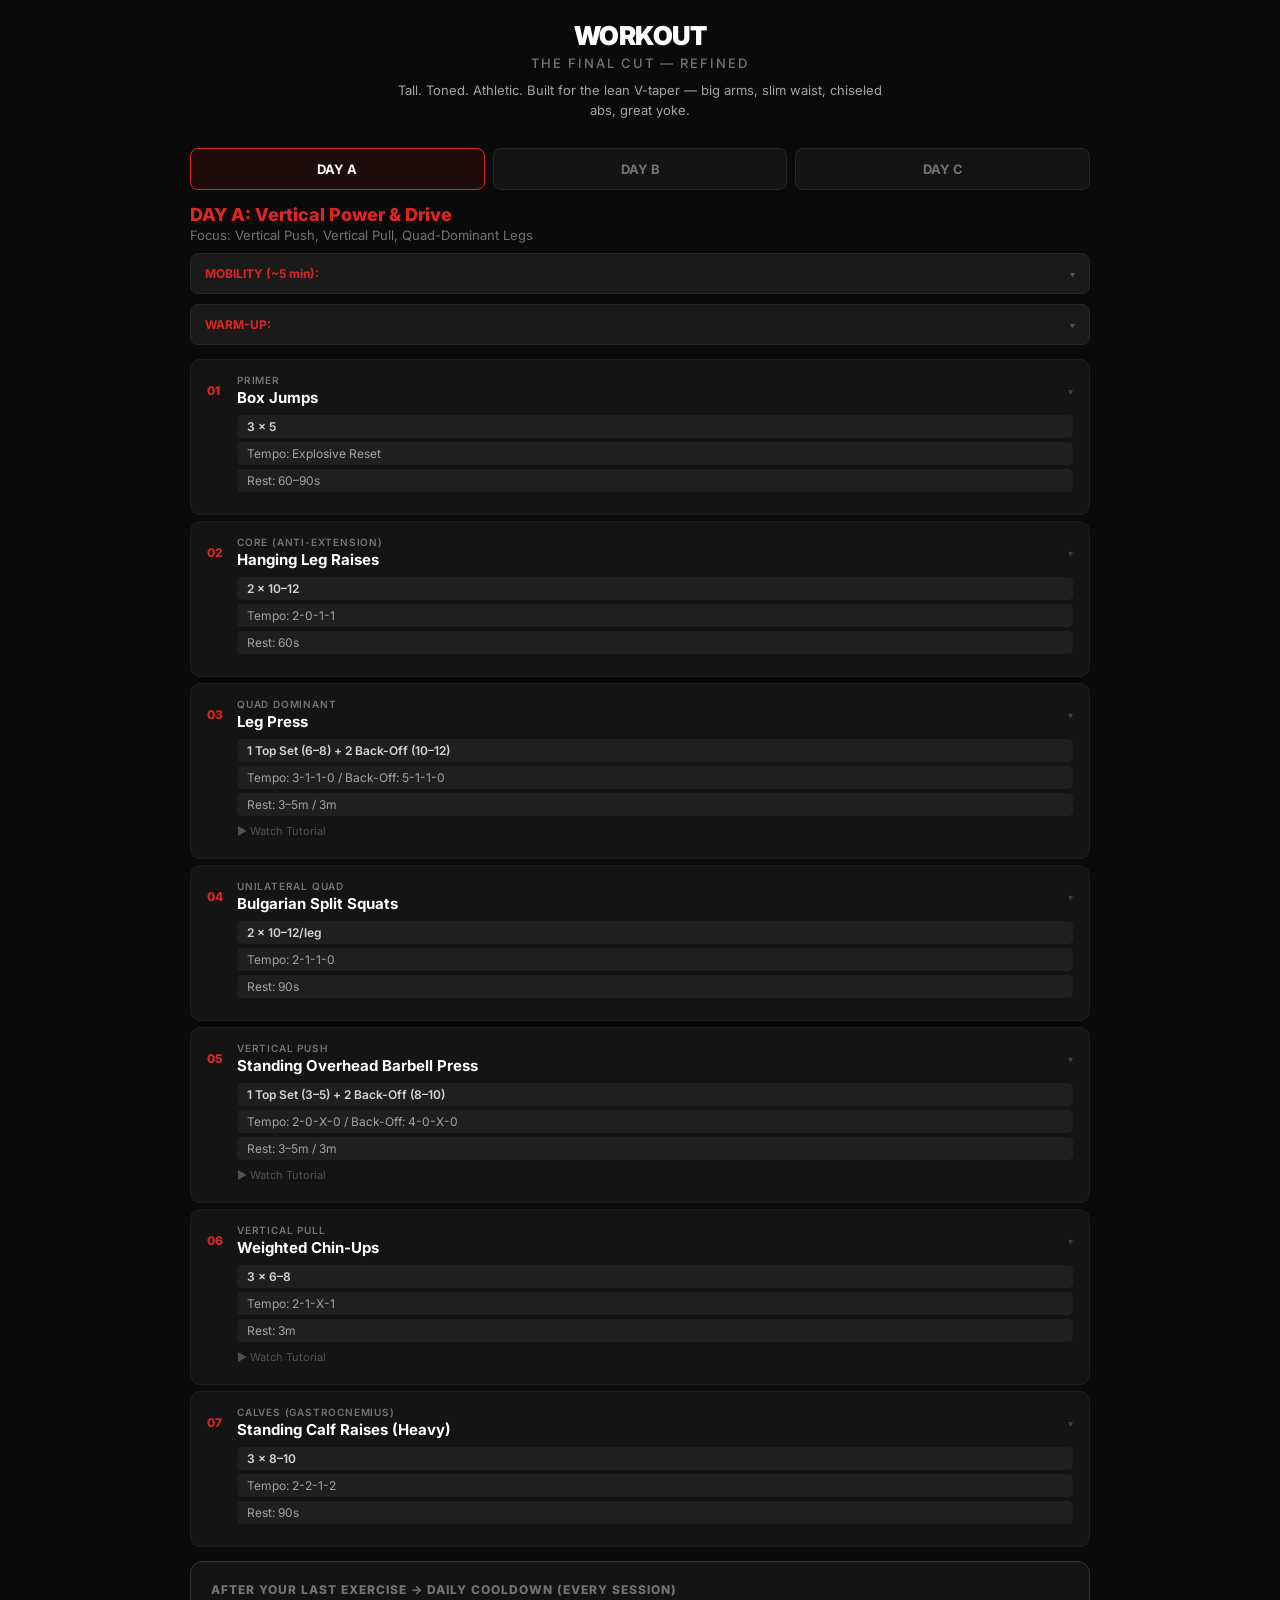
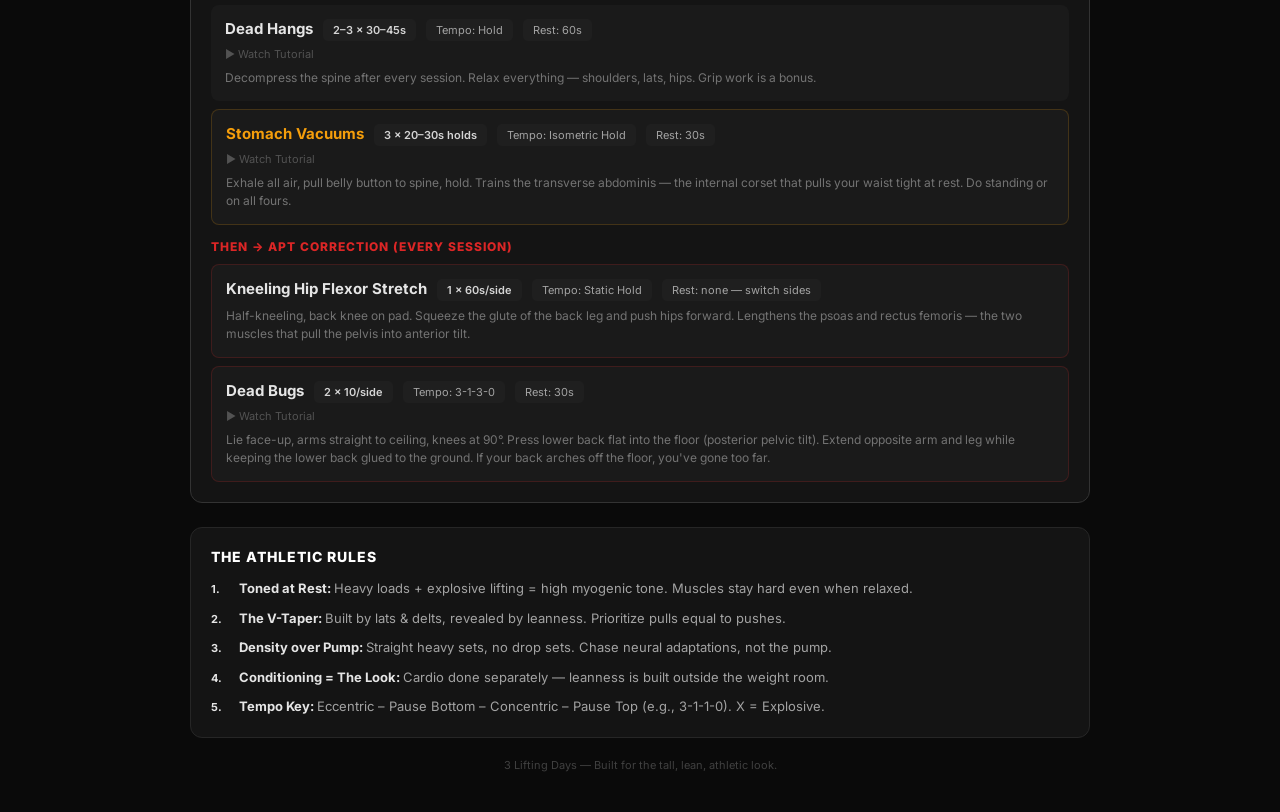
<file: original.html>
<!DOCTYPE html>
<html lang="en">
<head>
<meta charset="UTF-8">
<meta name="viewport" content="width=device-width, initial-scale=1.0, user-scalable=no">
<meta name="apple-mobile-web-app-capable" content="yes">
<meta name="apple-mobile-web-app-status-bar-style" content="black-translucent">
<meta name="theme-color" content="#0a0a0a">
<title>Workout</title>
<style>
  @import url('https://fonts.googleapis.com/css2?family=Inter:wght@400;500;600;700;800;900&display=swap');
  *{margin:0;padding:0;box-sizing:border-box}
  body{font-family:'Inter',system-ui,-apple-system,sans-serif;background:#0a0a0a;color:#e5e5e5;min-height:100vh;padding:20px;-webkit-tap-highlight-color:transparent}
  .wrap{max-width:900px;margin:0 auto}
  h1{font-size:26px;font-weight:900;color:#fff;letter-spacing:-0.5px;text-align:center}
  .sub{font-size:13px;color:#737373;font-weight:500;letter-spacing:2px;text-transform:uppercase;text-align:center;margin-top:4px}
  .desc{font-size:13px;color:#a3a3a3;text-align:center;margin-top:10px;line-height:1.5;max-width:500px;margin-left:auto;margin-right:auto}
  .tabs{display:flex;gap:8px;margin:28px 0 14px}
  .tab{flex:1;padding:12px 8px;border:1px solid #262626;background:#141414;color:#737373;border-radius:8px;cursor:pointer;font-size:13px;font-weight:700;font-family:inherit;transition:all .2s}
  .tab.active-a{border-color:#dc2626;background:#dc262618;color:#fff}
  .tab.active-b{border-color:#2563eb;background:#2563eb18;color:#fff}
  .tab.active-c{border-color:#059669;background:#05966918;color:#fff}

  .day-header h2{font-size:18px;font-weight:800;margin:0 0 2px}
  .day-header p{font-size:13px;color:#737373;margin:0}
  .day-header .color-a{color:#dc2626} .day-header .color-b{color:#2563eb} .day-header .color-c{color:#059669}
  .warmup{margin-top:10px;background:#1a1a1a;border:1px solid #262626;border-radius:8px;padding:10px 14px;font-size:12px;color:#a3a3a3;line-height:1.6}
  .warmup span{font-weight:700}
  .warmup{cursor:pointer;user-select:none;transition:background .2s}
  .warmup:hover{background:#1f1f1f}
  .warmup-label{display:flex;align-items:center}
  .warmup-arrow{margin-left:auto;flex-shrink:0;font-size:10px;color:#525252;transition:transform .25s ease,color .2s;padding-left:8px}
  .warmup.expanded .warmup-arrow{transform:rotate(180deg);color:#737373}
  .warmup-detail{display:grid;grid-template-rows:0fr;transition:grid-template-rows .25s ease}
  .warmup.expanded .warmup-detail{grid-template-rows:1fr}
  .warmup-inner{overflow:hidden}
  .warmup-detail ul{list-style:none;padding:8px 0 0;margin:6px 0 0;border-top:1px solid #262626;display:grid;gap:5px}
  .warmup-detail li{padding-left:14px;position:relative;font-size:12px;color:#a3a3a3;line-height:1.5}
  .warmup-detail li::before{content:'•';position:absolute;left:0;color:#525252}
  .exercises{display:grid;gap:6px;margin-top:14px}
  .ex-card{background:#141414;border:1px solid #1f1f1f;border-radius:10px;padding:14px 16px;position:relative}
  .ex-top{display:flex;align-items:center;gap:10px;margin-bottom:8px}
  .ex-num{font-size:12px;font-weight:800;min-width:20px}
  .num-a{color:#dc2626} .num-b{color:#2563eb} .num-c{color:#059669}
  .ex-slot{font-size:10px;color:#737373;font-weight:600;text-transform:uppercase;letter-spacing:.8px}
  .ex-name{font-size:15px;font-weight:700;color:#fff;margin:2px 0 0}
  .ex-tags{display:flex;flex-direction:column;gap:4px;margin:0 0 8px 30px}
  .tag{background:#1f1f1f;padding:4px 10px;border-radius:5px;font-size:12px}
  .tag-sets{color:#d4d4d4;font-weight:600}
  .tag-meta{color:#a3a3a3}
  .ex-tip{font-size:12px;color:#a3a3a3;line-height:1.6;padding:10px 0 4px 30px;border-top:1px solid #1f1f1f;margin-top:2px}
  .ex-tip ul{list-style:none;padding:0;margin:0;display:grid;gap:7px}
  .ex-tip li{padding-left:16px;position:relative}
  .ex-tip li::before{content:'•';position:absolute;left:0;color:#404040;line-height:1.6}
  .ex-card.super-optional{opacity:.45;border-style:dashed}
  .ex-card.super-optional:hover{opacity:.75}
  .ex-card.super-optional .opt-badge{display:inline-block}
  .opt-badge{display:none;background:#52525222;color:#737373;font-size:9px;font-weight:700;padding:2px 7px;border-radius:4px;letter-spacing:.5px;position:absolute;top:8px;right:10px;text-transform:uppercase}
  .ex-card{cursor:pointer;user-select:none;transition:border-color .2s,opacity .2s}
  .ex-card:hover{border-color:#2a2a2a}
  .ex-card.expanded:has(.num-a){border-color:#dc262635}
  .ex-card.expanded:has(.num-b){border-color:#2563eb35}
  .ex-card.expanded:has(.num-c){border-color:#05966935}
  .ex-arrow{margin-left:auto;flex-shrink:0;font-size:10px;color:#404040;transition:transform .25s ease,color .2s;padding-left:8px}
  .ex-card.expanded .ex-arrow{transform:rotate(180deg);color:#737373}
  .ex-detail-wrap{display:grid;grid-template-rows:0fr;transition:grid-template-rows .25s ease}
  .ex-card.expanded .ex-detail-wrap{grid-template-rows:1fr}
  .ex-detail-inner{overflow:hidden}
  .ex-vid{display:block;font-size:11px;color:#525252;text-decoration:none;margin:2px 0 6px 30px;transition:color .2s}
  .ex-vid:hover{color:#a3a3a3}
  .warmup-vid{color:#525252;text-decoration:none;font-size:10px;margin-left:8px;transition:color .2s}
  .warmup-vid:hover{color:#a3a3a3}
  .rules{margin-top:24px;background:#141414;border:1px solid #262626;border-radius:12px;padding:20px}
  .rules h3{font-size:14px;font-weight:800;color:#fff;margin:0 0 14px;letter-spacing:1px;text-transform:uppercase}
  .rules-grid{display:grid;gap:10px}
  .rule{display:flex;gap:10px;align-items:baseline}
  .rule-num{font-size:11px;font-weight:800;color:#525252;min-width:18px}
  .rule p{margin:0;font-size:13px;color:#a3a3a3;line-height:1.5}
  .rule span{color:#e5e5e5;font-weight:700}
  .footer{text-align:center;font-size:11px;color:#404040;margin-top:20px;padding-bottom:20px}
  .panel{display:none}.panel.active{display:block}

  @media(max-width:600px){
    body{padding:14px}
    .tabs{gap:6px;margin:20px 0 14px}
    .tab{padding:14px 6px;font-size:12px;border-radius:10px}
    .exercises{gap:10px}
    .ex-card{padding:16px;border-radius:12px}
    .ex-num{font-size:14px;font-weight:900}
    .ex-name{font-size:16px}
    .ex-tags{margin-left:0}
    .ex-tip{padding-left:0;font-size:13px}
    .ex-vid{margin-left:0}
    .warmup{font-size:13px;padding:12px 14px}
    .rules{padding:16px}
    .cond-panel{padding:16px}
  }
</style>
</head>
<body>
<div class="wrap">
  <h1>WORKOUT</h1>
  <p class="sub">The Final Cut — Refined</p>
  <p class="desc">Tall. Toned. Athletic. Built for the lean V-taper — big arms, slim waist, chiseled abs, great yoke.</p>

  <div class="tabs">
    <button class="tab active-a" id="tab-a" onclick="show('a')">DAY A</button>
    <button class="tab" id="tab-b" onclick="show('b')">DAY B</button>
    <button class="tab" id="tab-c" onclick="show('c')">DAY C</button>
  </div>

  <div id="content">

    <!-- DAY A -->
    <div class="panel active" id="panel-a">
      <div class="day-header">
        <h2 class="color-a">DAY A: Vertical Power & Drive</h2>
        <p>Focus: Vertical Push, Vertical Pull, Quad-Dominant Legs</p>
        <div class="warmup"><span style="color:#dc2626">MOBILITY (~5 min): </span>World's Greatest Stretch: 1 × 5/side, Tempo: 2-3s each position — 90/90 Hip Switches: 2 × 5/side, Tempo: 2-1-2-1 (hip internal/external rotation for leg press depth and split squat stability) — Wall Slides: 2 × 8, Tempo: 2-1-2-1 (scapular upward rotation + shoulder flexion for pressing and chin-ups) — Rest: no rest, flow between drills</div>
        <div class="warmup"><span style="color:#dc2626">WARM-UP: </span>Band Pull-Aparts: 2 × 20, Tempo: 1-0-1-1 + Light Lateral Raises: 2 × 15–20, Tempo: 1-0-1-0 (Rest: 30s between sets) (activates rear delts & lateral delts — primes shoulders for pressing and builds delt cap volume across the week)</div>
      </div>
      <div class="exercises">
        <div class="ex-card"><div class="ex-top"><span class="ex-num num-a">01</span><div><div class="ex-slot">Primer</div><div class="ex-name">Box Jumps</div></div></div><div class="ex-tags"><span class="tag tag-sets">3 × 5</span><span class="tag tag-meta">Tempo: Explosive Reset</span><span class="tag tag-meta">Rest: 60–90s</span></div><p class="ex-tip">Step back, hinge, explode onto the box. Land soft — absorb with the whole foot. Stand tall at top, step down (don't jump down). Reset fully between reps. True plyometric CNS primer.</p></div>
        <div class="ex-card"><div class="ex-top"><span class="ex-num num-a">02</span><div><div class="ex-slot">Core (Anti-Extension)</div><div class="ex-name">Hanging Leg Raises</div></div></div><div class="ex-tags"><span class="tag tag-sets">2 × 10–12</span><span class="tag tag-meta">Tempo: 2-0-1-1</span><span class="tag tag-meta">Rest: 60s</span></div><p class="ex-tip">Dead hang, posterior pelvic tilt first, then raise legs. Control the descent — no swinging. Straight legs if possible, bent knees to scale down. The hang itself decompresses the spine. 2s lowering legs | 1s raising legs | 1s hold at top.</p></div>
        <div class="ex-card"><div class="ex-top"><span class="ex-num num-a">03</span><div><div class="ex-slot">Quad Dominant</div><div class="ex-name">Leg Press</div></div></div><div class="ex-tags"><span class="tag tag-sets">1 Top Set (6–8) + 2 Back-Off (10–12)</span><span class="tag tag-meta">Tempo: 3-1-1-0 / Back-Off: 5-1-1-0</span><span class="tag tag-meta">Rest: 3–5m / 3m</span></div><p class="ex-tip">Feet shoulder-width, mid-platform. Lower the sled until knees hit 90° — full ROM, no half reps. Drive through the whole foot. Go brutally heavy on the top set. Don't lock out knees at the top. Top Set: 3s lowering | 1s pause | 1s up | no pause. Back-Off: 5s slow eccentric | 1s pause | 1s up | no pause — slower eccentric on lighter sets builds longer, denser muscle fibers.</p></div>
        <div class="ex-card"><div class="ex-top"><span class="ex-num num-a">04</span><div><div class="ex-slot">Unilateral Quad</div><div class="ex-name">Bulgarian Split Squats</div></div></div><div class="ex-tags"><span class="tag tag-sets">2 × 10–12/leg</span><span class="tag tag-meta">Tempo: 2-1-1-0</span><span class="tag tag-meta">Rest: 90s</span></div><p class="ex-tip">Rear foot elevated on bench. DBs hang at sides. Lower until front thigh is parallel. Drive through front heel — back leg is just for balance. Catches bilateral imbalances, fires glute medius, builds single-leg stability. 2s lowering | 1s pause at bottom | 1s driving up | no pause at top.</p></div>
        <div class="ex-card"><div class="ex-top"><span class="ex-num num-a">05</span><div><div class="ex-slot">Vertical Push</div><div class="ex-name">Standing Overhead Barbell Press</div></div></div><div class="ex-tags"><span class="tag tag-sets">1 Top Set (3–5) + 2 Back-Off (8–10)</span><span class="tag tag-meta">Tempo: 2-0-X-0 / Back-Off: 4-0-X-0</span><span class="tag tag-meta">Rest: 3–5m / 3m</span></div><p class="ex-tip">Squeeze glutes to protect lower back. Push head through the window at top. Top Set: 2s lowering | explosive press. Back-Off: 4s slow eccentric | explosive press — controlled eccentric on lighter sets maximizes muscle density.</p></div>
        <div class="ex-card"><div class="ex-top"><span class="ex-num num-a">06</span><div><div class="ex-slot">Vertical Pull</div><div class="ex-name">Weighted Chin-Ups</div></div></div><div class="ex-tags"><span class="tag tag-sets">3 × 6–8</span><span class="tag tag-meta">Tempo: 2-1-X-1</span><span class="tag tag-meta">Rest: 3m</span></div><p class="ex-tip">Drive elbows down to your pockets. No swinging or kipping. Last rep of last set: hold chin over bar for max time (aim 10–20s) — isometric peak contraction for lat density (GST principle). 2s lowering | 1s pause at bottom | explosive pull up | 1s hold at top.</p></div>
        <div class="ex-card"><div class="ex-top"><span class="ex-num num-a">07</span><div><div class="ex-slot">Calves (Gastrocnemius)</div><div class="ex-name">Standing Calf Raises (Heavy)</div></div></div><div class="ex-tags"><span class="tag tag-sets">3 × 8–10</span><span class="tag tag-meta">Tempo: 2-2-1-2</span><span class="tag tag-meta">Rest: 90s</span></div><p class="ex-tip">Full 2s pause at top AND bottom. Heavy weight, strict form, no bouncing. 2s lowering heels below platform | 2s pause at stretch | 1s pressing up | 2s squeeze at top.</p></div>
      </div>
    </div>

    <!-- DAY B -->
    <div class="panel" id="panel-b">
      <div class="day-header">
        <h2 class="color-b">DAY B: Optional — Width & Detail</h2>
        <p>Focus: Supplemental Pull, Shoulder Width, Arm Detail</p>
        <div class="warmup"><span style="color:#2563eb">MOBILITY (~5 min): </span>World's Greatest Stretch: 1 × 5/side, Tempo: 2-3s each position — Shoulder CARs: 3 rounds per arm (1 forward circle + 1 backward circle = 1 round), Tempo: 5s per circle (full shoulder ROM before dips, pull-ups, and lateral raises) — Quadruped Thoracic Rotations: 1 × 5/side, Tempo: 2s rotate + 2s hold (on all fours, hand behind head, rotate elbow to ceiling — keep hips square, only the upper back moves. Opens thoracic spine for pull-ups and overhead reach) — Rest: no rest, flow between drills</div>
        <div class="warmup"><span style="color:#2563eb">WARM-UP: </span>Band Pull-Aparts: 2 × 20, Tempo: 1-0-1-1 + Light Lateral Raises: 2 × 15–20, Tempo: 1-0-1-0 (Rest: 30s between sets) (same as Day A — free lateral delt volume every session builds the wide-shoulder illusion over time)</div>
      </div>
      <div class="exercises">
        <div class="ex-card"><div class="ex-top"><span class="ex-num num-b">01</span><div><div class="ex-slot">Explosive Primer</div><div class="ex-name">Med Ball Slams</div></div></div><div class="ex-tags"><span class="tag tag-sets">3 × 5</span><span class="tag tag-meta">Tempo: Explosive</span><span class="tag tag-meta">Rest: 60–90s</span></div><p class="ex-tip">Reach overhead with the ball, then slam it into the ground as hard as possible. Full body — the overhead reach activates lats (primes pulling), the slam drives through shoulders and triceps (primes pressing). Reset fully between reps. Max intent every rep.</p></div>
        <div class="ex-card"><div class="ex-top"><span class="ex-num num-b">02</span><div><div class="ex-slot">Core (Isometric)</div><div class="ex-name">L-Sit Progression Holds</div></div></div><div class="ex-tags"><span class="tag tag-sets">3 × 15–20s</span><span class="tag tag-meta">Tempo: Isometric Hold</span><span class="tag tag-meta">Rest: 60s</span></div><p class="ex-tip">Parallel bars or dip handles. Lock arms straight, lift legs parallel to floor and hold. Scale: tuck L-sit (knees bent) → one leg extended → full L-sit. GST isometric — builds dense, hard, flat abs without any bulk. Trains rectus abdominis and TVA simultaneously. No spinal flexion, no oblique hypertrophy.</p></div>
        <div class="ex-card"><div class="ex-top"><span class="ex-num num-b">03</span><div><div class="ex-slot">Supplemental Pull</div><div class="ex-name">Pull-Ups / Lat Pulldowns</div></div></div><div class="ex-tags"><span class="tag tag-sets">3 × 8–10</span><span class="tag tag-meta">Tempo: 2-1-1-1</span><span class="tag tag-meta">Rest: 2–3m</span></div><p class="ex-tip">Full dead-hang stretch at bottom. Squeeze lats hard at the top. Build the V-taper. Last rep of last set: hold chin over bar for max time (aim 10–20s) — isometric peak contraction for lat density (GST principle). 2s lowering | 1s pause at bottom | 1s pulling up | 1s hold at top.</p></div>
        <div class="ex-card"><div class="ex-top"><span class="ex-num num-b">04</span><div><div class="ex-slot">Triceps Compound</div><div class="ex-name">Weighted Dips (Upright)</div></div></div><div class="ex-tags"><span class="tag tag-sets">3 × 6–10</span><span class="tag tag-meta">Tempo: 3-0-1-0</span><span class="tag tag-meta">Rest: 2–3m</span></div><p class="ex-tip">Stay upright — torso vertical, elbows tight to body. This locks it in as a tricep builder. Shoulders down and back. 3s lowering | 1s pressing up.</p></div>
        <div class="ex-card"><div class="ex-top"><span class="ex-num num-b">05</span><div><div class="ex-slot">Width Builder</div><div class="ex-name">Lateral Raises (Heavy Working Sets)</div></div></div><div class="ex-tags"><span class="tag tag-sets">3 × 10–12</span><span class="tag tag-meta">Tempo: 2-0-1-1</span><span class="tag tag-meta">Rest: 60–90s</span></div><p class="ex-tip">Slight forward lean, lead with elbows, raise to just above shoulder height. Controlled negative — don't just drop the weight. Go heavier than warm-up laterals, this is for growth. 2s lowering | 1s raising | 1s hold at top.</p></div>
        <div class="ex-card"><div class="ex-top"><span class="ex-num num-b">06</span><div><div class="ex-slot">Rear Delts / Posture</div><div class="ex-name">Face Pulls</div></div></div><div class="ex-tags"><span class="tag tag-sets">2 × 12–15</span><span class="tag tag-meta">Tempo: 2-1-1-2</span><span class="tag tag-meta">Rest: 60s</span></div><p class="ex-tip">Pull towards your eyes. Rotate hands back at the end (double biceps pose). 2s letting rope return | 1s pause | 1s pulling to face | 2s squeeze in external rotation.</p></div>
        <div class="ex-card"><div class="ex-top"><span class="ex-num num-b">07</span><div><div class="ex-slot">Arms Superset</div><div class="ex-name">Strict Barbell Curls + Rope Pushdowns</div></div></div><div class="ex-tags"><span class="tag tag-sets">3 × 10–12 / 3 × 10–12</span><span class="tag tag-meta">Tempo: 3-0-1-0 / 2-0-1-1</span><span class="tag tag-meta">Rest: 90s after pair</span></div><p class="ex-tip">Curls: Elbows pinned, no swinging. Pushdowns: Split the rope at the bottom, squeeze triceps hard. Lateral head focus = horseshoe shape. Curls: 3s lowering | 1s curling up. Pushdowns: 2s letting rope return | 1s pushing down | 1s squeeze.</p></div>
        <div class="ex-card super-optional"><div class="opt-badge">Only if you feel like it</div><div class="ex-top"><span class="ex-num num-b">08</span><div><div class="ex-slot">Legs Superset</div><div class="ex-name">Leg Extensions + Lying Leg Curls</div></div></div><div class="ex-tags"><span class="tag tag-sets">2 × 10–12 / 2 × 10–12</span><span class="tag tag-meta">Tempo: 2-1-1-1 / 3-1-1-2</span><span class="tag tag-meta">Rest: 90s after pair</span></div><p class="ex-tip">Extensions: Full ROM, squeeze quads hard at lockout for 1s, control the negative. Curls: Slow eccentric (3s), pause at bottom stretch (1s), curl up, hard 2s squeeze at top. Don't let hips rise off the pad. Quad/hamstring superset rounds out lower body on Day B. Extensions: 2s lowering | 1s pause at stretch | 1s extending | 1s squeeze. Curls: 3s extending legs out | 1s pause at stretch | 1s curling up | 2s squeeze at top.</p></div>
      </div>
    </div>

    <!-- DAY C -->
    <div class="panel" id="panel-c">
      <div class="day-header">
        <h2 class="color-c">DAY C: Horizontal Strength & Ground Force</h2>
        <p>Focus: Horizontal Push, Horizontal Pull, Posterior Chain</p>
        <div class="warmup"><span style="color:#059669">MOBILITY (~5 min): </span>World's Greatest Stretch: 1 × 5/side, Tempo: 2-3s each position — 90/90 Hip Switches: 2 × 5/side, Tempo: 2-1-2-1 (hip rotation for RDL depth and position) — Cat-Cow: 2 × 8, Tempo: 3-0-3-0 (spinal segmentation and awareness for the hinge pattern) — Rest: no rest, flow between drills</div>
        <div class="warmup"><span style="color:#059669">WARM-UP: </span>Band Pull-Aparts: 2 × 20, Tempo: 1-0-1-1 + Light Lateral Raises: 2 × 15–20, Tempo: 1-0-1-0 (Rest: 30s between sets) (every session = ~6 extra lateral delt sets/week. The muscle most responsible for looking wide at the shoulders and narrow at the waist)</div>
      </div>
      <div class="exercises">
        <div class="ex-card"><div class="ex-top"><span class="ex-num num-c">01</span><div><div class="ex-slot">Primer</div><div class="ex-name">Trap Bar Jumps</div></div></div><div class="ex-tags"><span class="tag tag-sets">3 × 3</span><span class="tag tag-meta">Tempo: Explosive Reset</span><span class="tag tag-meta">Rest: 90s</span></div><p class="ex-tip">~30–40% 1RM. Hinge, grip, and jump as high as possible. Land soft, reset the bar, repeat. True plyometric power — full triple extension. CNS primer for the heavy RDLs that follow.</p></div>
        <div class="ex-card"><div class="ex-top"><span class="ex-num num-c">02</span><div><div class="ex-slot">Core (Anti-Extension)</div><div class="ex-name">Ab Wheel Rollouts</div></div></div><div class="ex-tags"><span class="tag tag-sets">3 × 8–10</span><span class="tag tag-meta">Tempo: 3-1-1-0</span><span class="tag tag-meta">Rest: 60s</span></div><p class="ex-tip">Kneel on a pad, brace hard, roll out as far as you can control — no lower back sag. Squeeze abs to pull back. Scale: half range → full range → standing rollouts. The king of anti-extension — eccentrically loads the rectus abdominis, creating the tight, pulled-in look. Zero oblique load. 3s rolling out | 1s pause at full extension | 1s pulling back | no pause.</p></div>
        <div class="ex-card"><div class="ex-top"><span class="ex-num num-c">03</span><div><div class="ex-slot">The Monster</div><div class="ex-name">Trap Bar Romanian Deadlift</div></div></div><div class="ex-tags"><span class="tag tag-sets">1 Top Set (5) + 2 Back-Off (5)</span><span class="tag tag-meta">Tempo: X-1-X-1 / Back-Off: 4-1-X-1</span><span class="tag tag-meta">Rest: 3–5m</span></div><p class="ex-tip">Hinge at hips, push them back. Keep the bar close, slight knee bend. Deep hamstring stretch at the bottom — drive hips forward to lockout. Chest tall throughout. Top Set: explosive hinge down | 1s pause | explosive drive | 1s lockout. Back-Off: 4s controlled eccentric | 1s pause at stretch | explosive drive | 1s lockout — slow eccentric stretches hamstrings under load for longer, denser fibers.</p></div>
        <div class="ex-card"><div class="ex-top"><span class="ex-num num-c">04</span><div><div class="ex-slot">Glutes</div><div class="ex-name">Barbell Hip Thrusts</div></div></div><div class="ex-tags"><span class="tag tag-sets">2 × 10–12</span><span class="tag tag-meta">Tempo: 2-2-1-0</span><span class="tag tag-meta">Rest: 90s</span></div><p class="ex-tip">Drive through heels, squeeze glutes hard at lockout for 2s. Don't hyperextend the lower back — stop when hips are level. Chin tucked. Completes the posterior chain with direct glute isolation alongside Trap Bar RDLs. 2s lowering hips | 2s pause at bottom | 1s driving up to lockout | no pause at top.</p></div>
        <div class="ex-card"><div class="ex-top"><span class="ex-num num-c">05</span><div><div class="ex-slot">Horizontal Push</div><div class="ex-name">Incline Bench Press</div></div></div><div class="ex-tags"><span class="tag tag-sets">3 × 8–10</span><span class="tag tag-meta">Tempo: 3-1-1-0</span><span class="tag tag-meta">Rest: 3m</span></div><p class="ex-tip">Bar to upper chest (below collarbone). Control the descent strictly. 3s lowering bar to chest | 1s pause at chest | 1s pressing up | no pause at lockout.</p></div>
        <div class="ex-card"><div class="ex-top"><span class="ex-num num-c">06</span><div><div class="ex-slot">Horizontal Pull</div><div class="ex-name">Seated Cable Rows</div></div></div><div class="ex-tags"><span class="tag tag-sets">4 × 10–12</span><span class="tag tag-meta">Tempo: 2-0-1-1</span><span class="tag tag-meta">Rest: 2m</span></div><p class="ex-tip">Sit tall, chest up, feet braced. Pull handle to lower ribcage, squeeze shoulder blades together. Don't lean back — torso stays upright throughout. 2s releasing cable forward | 1s pulling to ribcage | 1s squeeze at top.</p></div>
        <div class="ex-card"><div class="ex-top"><span class="ex-num num-c">07</span><div><div class="ex-slot">Calves (Soleus)</div><div class="ex-name">Seated Calf Raises</div></div></div><div class="ex-tags"><span class="tag tag-sets">3 × 10–15</span><span class="tag tag-meta">Tempo: 2-1-1-2</span><span class="tag tag-meta">Rest: 60–90s</span></div><p class="ex-tip">Knee bent at 90° loads the soleus (the deeper, wider calf muscle). Full stretch at bottom, full squeeze at top. Pause at both ends. 2s lowering heels | 1s pause at stretch | 1s pressing up | 2s squeeze at top.</p></div>
      </div>
    </div>


  </div>

  <div class="rules" style="margin-top:14px;border-color:#333">
    <h3 style="font-size:12px;color:#737373;margin-bottom:8px">AFTER YOUR LAST EXERCISE → DAILY COOLDOWN (Every Session)</h3>
    <div style="background:#1a1a1a;border-radius:8px;padding:14px;margin-bottom:8px">
      <div style="display:flex;align-items:baseline;gap:10px;margin-bottom:6px;flex-wrap:wrap"><span style="font-size:15px;font-weight:700;color:#e5e5e5">Dead Hangs</span><span class="tag tag-sets" style="font-size:11px">2–3 × 30–45s</span><span class="tag tag-meta" style="font-size:11px">Tempo: Hold</span><span class="tag tag-meta" style="font-size:11px">Rest: 60s</span></div>
      <a href="https://www.youtube.com/watch?v=DvJnmHynMfo" target="_blank" rel="noopener noreferrer" style="display:block;font-size:11px;color:#525252;text-decoration:none;margin:0 0 8px;transition:color .2s">▶ Watch Tutorial</a>
      <p style="font-size:12px;color:#737373;line-height:1.5">Decompress the spine after every session. Relax everything — shoulders, lats, hips. Grip work is a bonus.</p>
    </div>
    <div style="background:#1a1a1a;border:1px solid #f59e0b30;border-radius:8px;padding:14px;margin-bottom:8px">
      <div style="display:flex;align-items:baseline;gap:10px;margin-bottom:6px;flex-wrap:wrap"><span style="font-size:15px;font-weight:700;color:#f59e0b">Stomach Vacuums</span><span class="tag tag-sets" style="font-size:11px">3 × 20–30s holds</span><span class="tag tag-meta" style="font-size:11px">Tempo: Isometric Hold</span><span class="tag tag-meta" style="font-size:11px">Rest: 30s</span></div>
      <a href="https://www.youtube.com/watch?v=ODOHve6b8q8" target="_blank" rel="noopener noreferrer" style="display:block;font-size:11px;color:#525252;text-decoration:none;margin:0 0 8px;transition:color .2s">▶ Watch Tutorial</a>
      <p style="font-size:12px;color:#737373;line-height:1.5">Exhale all air, pull belly button to spine, hold. Trains the transverse abdominis — the internal corset that pulls your waist tight at rest. Do standing or on all fours.</p>
    </div>
    <h3 style="font-size:12px;font-weight:800;color:#dc2626;letter-spacing:1px;text-transform:uppercase;margin:14px 0 10px">THEN → APT CORRECTION (Every Session)</h3>
    <div style="background:#1a1a1a;border:1px solid #dc262630;border-radius:8px;padding:14px;margin-bottom:8px">
      <div style="display:flex;align-items:baseline;gap:10px;margin-bottom:6px;flex-wrap:wrap"><span style="font-size:15px;font-weight:700;color:#e5e5e5">Kneeling Hip Flexor Stretch</span><span class="tag tag-sets" style="font-size:11px">1 × 60s/side</span><span class="tag tag-meta" style="font-size:11px">Tempo: Static Hold</span><span class="tag tag-meta" style="font-size:11px">Rest: none — switch sides</span></div>
      <p style="font-size:12px;color:#737373;line-height:1.5">Half-kneeling, back knee on pad. Squeeze the glute of the back leg and push hips forward. Lengthens the psoas and rectus femoris — the two muscles that pull the pelvis into anterior tilt.</p>
    </div>
    <div style="background:#1a1a1a;border:1px solid #dc262630;border-radius:8px;padding:14px">
      <div style="display:flex;align-items:baseline;gap:10px;margin-bottom:6px;flex-wrap:wrap"><span style="font-size:15px;font-weight:700;color:#e5e5e5">Dead Bugs</span><span class="tag tag-sets" style="font-size:11px">2 × 10/side</span><span class="tag tag-meta" style="font-size:11px">Tempo: 3-1-3-0</span><span class="tag tag-meta" style="font-size:11px">Rest: 30s</span></div>
      <a href="https://www.youtube.com/watch?v=eEhoSeBFoBk" target="_blank" rel="noopener noreferrer" style="display:block;font-size:11px;color:#525252;text-decoration:none;margin:0 0 8px;transition:color .2s">▶ Watch Tutorial</a>
      <p style="font-size:12px;color:#737373;line-height:1.5">Lie face-up, arms straight to ceiling, knees at 90°. Press lower back flat into the floor (posterior pelvic tilt). Extend opposite arm and leg while keeping the lower back glued to the ground. If your back arches off the floor, you've gone too far.</p>
    </div>
  </div>

  <!-- RULES -->
  <div class="rules">
    <h3>The Athletic Rules</h3>
    <div class="rules-grid">
      <div class="rule"><span class="rule-num">1.</span><p><span>Toned at Rest: </span>Heavy loads + explosive lifting = high myogenic tone. Muscles stay hard even when relaxed.</p></div>
      <div class="rule"><span class="rule-num">2.</span><p><span>The V-Taper: </span>Built by lats & delts, revealed by leanness. Prioritize pulls equal to pushes.</p></div>
      <div class="rule"><span class="rule-num">3.</span><p><span>Density over Pump: </span>Straight heavy sets, no drop sets. Chase neural adaptations, not the pump.</p></div>
      <div class="rule"><span class="rule-num">4.</span><p><span>Conditioning = The Look: </span>Cardio done separately — leanness is built outside the weight room.</p></div>
      <div class="rule"><span class="rule-num">5.</span><p><span>Tempo Key: </span>Eccentric – Pause Bottom – Concentric – Pause Top (e.g., 3-1-1-0). X = Explosive.</p></div>
    </div>
  </div>

  <p class="footer">3 Lifting Days — Built for the tall, lean, athletic look.</p>
</div>

<script>
  const panels = ['a','b','c'];
  function show(id) {
    panels.forEach(p => {
      document.getElementById('panel-' + p).classList.remove('active');
      document.getElementById('tab-' + p).className = 'tab';
    });
    document.getElementById('panel-' + id).classList.add('active');
    document.getElementById('tab-' + id).classList.add('active-' + id);
  }

  var videoMap = {
    'Leg Press': 'https://www.youtube.com/watch?v=sEM_zo9w2ss',
    'Standing Overhead Barbell Press': 'https://www.youtube.com/watch?v=j7ULT6dznNc',
    'Weighted Chin-Ups': 'https://www.youtube.com/watch?v=-HV2bwkP6VU',
    'Barbell Hip Thrusts': 'https://www.youtube.com/watch?v=lAnqN0J_p5A',
    'Pull-Ups / Lat Pulldowns': 'https://www.youtube.com/watch?v=poyr8KenUfc',
    'Weighted Dips (Upright)': 'https://www.youtube.com/watch?v=ZQnPQG5d67E',
    'Lateral Raises (Heavy Working Sets)': 'https://www.youtube.com/watch?v=ufrFCjERMDc',
    'Face Pulls': 'https://www.youtube.com/watch?v=7ZvpXA_mFpQ',
    'Strict Barbell Curls + Rope Pushdowns': 'https://www.youtube.com/watch?v=LzwgB15UdO8',
    'Trap Bar Romanian Deadlift': 'https://www.youtube.com/watch?v=aD_zzsNrdqE',
    'Incline Bench Press': 'https://www.youtube.com/watch?v=uIzbJX5EVIY',
    'Seated Cable Rows': 'https://www.youtube.com/watch?v=GZbfZ033f74'
  };
  var warmupVideoMap = {
    'World\'s Greatest Stretch': 'https://www.youtube.com/watch?v=-CiWQ2IvY34',
    '90/90 Hip Switches': 'https://www.youtube.com/watch?v=F1XdXdCjERk',
    'Wall Slides': 'https://www.youtube.com/watch?v=6Y3nRd9yd3M',
    'Band Pull-Aparts': 'https://www.youtube.com/watch?v=nMB_zabRo74',
    'Light Lateral Raises': 'https://www.youtube.com/watch?v=ufrFCjERMDc',
    'Cat-Cow': 'https://www.youtube.com/watch?v=y39PrKY_4JM'
  };

  document.querySelectorAll('.ex-card').forEach(function(card) {
    var top = card.querySelector('.ex-top');
    var arrow = document.createElement('span');
    arrow.className = 'ex-arrow';
    arrow.textContent = '▾';
    top.appendChild(arrow);

    var tip = card.querySelector('.ex-tip');
    if (!tip) return;
    var raw = tip.textContent.trim().replace('Rev. Curls', 'Reverse Curls');
    var bullets = raw.split(/\s*\|\s*|\.\s+/)
      .map(function(s){ return s.replace(/\.$/, '').trim(); })
      .filter(Boolean);
    tip.innerHTML = '<ul>' + bullets.map(function(b){ return '<li>' + b + '</li>'; }).join('') + '</ul>';

    var wrap = document.createElement('div');
    wrap.className = 'ex-detail-wrap';
    var inner = document.createElement('div');
    inner.className = 'ex-detail-inner';
    tip.parentNode.insertBefore(wrap, tip);
    wrap.appendChild(inner);
    inner.appendChild(tip);

    var exName = card.querySelector('.ex-name');
    var vidUrl = exName && videoMap[exName.textContent.trim()];
    if (vidUrl) {
      var a = document.createElement('a');
      a.className = 'ex-vid';
      a.href = vidUrl;
      a.target = '_blank';
      a.rel = 'noopener noreferrer';
      a.textContent = '▶ Watch Tutorial';
      a.addEventListener('click', function(e) { e.stopPropagation(); });
      card.insertBefore(a, wrap);
    }

    card.addEventListener('click', function() { card.classList.toggle('expanded'); });
  });

  document.querySelectorAll('.warmup').forEach(function(warmup) {
    var labelSpan = warmup.querySelector('span');
    var isMobility = labelSpan.textContent.indexOf('MOBILITY') !== -1;

    var contentText = '';
    warmup.childNodes.forEach(function(node) {
      if (node.nodeType === 3) contentText += node.textContent;
    });
    contentText = contentText.trim();

    var bullets = contentText.split(isMobility ? ' \u2014 ' : ' + ')
      .map(function(s){ return s.trim(); }).filter(Boolean);

    var labelRow = document.createElement('div');
    labelRow.className = 'warmup-label';
    labelRow.appendChild(labelSpan.cloneNode(true));
    var wArrow = document.createElement('span');
    wArrow.className = 'warmup-arrow';
    wArrow.textContent = '\u25be';
    labelRow.appendChild(wArrow);

    var detail = document.createElement('div');
    detail.className = 'warmup-detail';
    var wInner = document.createElement('div');
    wInner.className = 'warmup-inner';
    var ul = document.createElement('ul');
    bullets.forEach(function(b) {
      var li = document.createElement('li');
      li.textContent = b;
      var wKey = Object.keys(warmupVideoMap).find(function(k){ return b.indexOf(k) === 0; });
      if (wKey) {
        var wa = document.createElement('a');
        wa.className = 'warmup-vid';
        wa.href = warmupVideoMap[wKey];
        wa.target = '_blank';
        wa.rel = 'noopener noreferrer';
        wa.textContent = '▶';
        wa.addEventListener('click', function(e) { e.stopPropagation(); });
        li.appendChild(wa);
      }
      ul.appendChild(li);
    });
    wInner.appendChild(ul);
    detail.appendChild(wInner);

    warmup.innerHTML = '';
    warmup.appendChild(labelRow);
    warmup.appendChild(detail);
    warmup.addEventListener('click', function() { warmup.classList.toggle('expanded'); });
  });
</script>
</body>
</html>
</file>
<file: css/styles.css>
/* ══════════════════════════════════════════════════════
   iOS 26 — Clean Dark · Rounded · Native Feel
   ══════════════════════════════════════════════════════ */

:root {
  /* ── Surfaces (solid, no glass) ── */
  --bg: #000000;
  --surface: #1C1C1E;
  --surface-raised: #2C2C2E;
  --surface-active: #3A3A3C;

  /* ── Labels ── */
  --label: #FFFFFF;
  --label-secondary: rgba(235, 235, 245, 0.60);
  --label-tertiary: rgba(235, 235, 245, 0.30);
  --label-quaternary: rgba(235, 235, 245, 0.16);

  /* ── Separators ── */
  --separator: rgba(84, 84, 88, 0.36);

  /* ── System Accents ── */
  --tint-red: #FF453A;
  --tint-blue: #0A84FF;
  --tint-green: #30D158;
  --tint-orange: #FF9F0A;

  /* ── Layout ── */
  --radius-sm: 12px;
  --radius-md: 16px;
  --radius-lg: 20px;
  --radius-pill: 999px;
  --spacing: 16px;
  --min-touch: 44px;

  /* ── Animation ── */
  --ease-spring: cubic-bezier(0.2, 0.8, 0.2, 1.0);
}

/* ── Reset ── */
*, *::before, *::after { margin: 0; padding: 0; box-sizing: border-box; }

html {
  touch-action: manipulation;
  overscroll-behavior-y: none;
  scroll-behavior: smooth;
  height: 100dvh;
  height: 100vh;
}

body {
  font-family: -apple-system, BlinkMacSystemFont, "SF Pro Display", "SF Pro Text", "Helvetica Neue", Helvetica, Arial, sans-serif;
  background: var(--bg);
  color: var(--label);
  min-height: 100dvh;
  min-height: 100vh;
  padding: calc(env(safe-area-inset-top, 0px) + 20px) var(--spacing) calc(env(safe-area-inset-bottom, 0px) + 20px);
  -webkit-font-smoothing: antialiased;
  -moz-osx-font-smoothing: grayscale;
  text-rendering: optimizeLegibility;
  -webkit-tap-highlight-color: transparent;
  -webkit-text-size-adjust: 100%;
}

.wrap { max-width: 428px; margin: 0 auto; }

/* ── Typography ── */
h1 {
  font-size: 28px;
  font-weight: 700;
  line-height: 34px;
  letter-spacing: 0.36px;
  text-align: center;
}

.sub {
  font-size: 11px;
  font-weight: 500;
  letter-spacing: 0.5px;
  color: var(--label-tertiary);
  text-transform: uppercase;
  text-align: center;
  margin-top: 2px;
}

.desc {
  font-size: 13px;
  line-height: 18px;
  color: var(--label-secondary);
  text-align: center;
  margin-top: 8px;
}

/* ══════════════════════════════════════════════════════
   Floating Pill Tab Bar
   ══════════════════════════════════════════════════════ */
.tabs {
  display: flex;
  background: var(--surface);
  border-radius: var(--radius-pill);
  padding: 3px;
  margin: 20px 0;
}

.tab {
  flex: 1;
  display: flex;
  align-items: center;
  justify-content: center;
  border: none;
  background: transparent;
  color: var(--label-tertiary);
  font-family: inherit;
  font-size: 14px;
  font-weight: 600;
  border-radius: var(--radius-pill);
  cursor: pointer;
  transition: all 0.3s var(--ease-spring);
  height: 38px;
  -webkit-user-select: none;
  user-select: none;
}

.tab:active { transform: scale(0.95); }

.tab.active-a,
.tab.active-b,
.tab.active-c,
.tab.active-r {
  background: var(--surface-raised);
  color: var(--label);
}

/* ── Panels ── */
.panel { display: none; }
.panel.active { display: block; }

/* ── Day Header ── */
.day-header h2 {
  font-size: 22px;
  font-weight: 700;
  line-height: 28px;
  margin: 0 0 2px;
}

.day-header p {
  font-size: 13px;
  line-height: 18px;
  color: var(--label-secondary);
  margin: 0;
}

.day-header .color-a { color: var(--tint-red); }
.day-header .color-b { color: var(--tint-blue); }
.day-header .color-c { color: var(--tint-green); }
.day-header .color-r { color: var(--tint-orange); }

/* ── Session Meta Tags ── */
.session-meta {
  display: flex;
  gap: 6px;
  margin-top: 10px;
  flex-wrap: wrap;
}

.session-meta .sm-tag {
  background: var(--surface);
  border-radius: var(--radius-pill);
  padding: 5px 12px;
  font-size: 12px;
  font-weight: 500;
  color: var(--label-tertiary);
}

.session-meta .sm-tag strong { color: var(--label-secondary); }

/* ══════════════════════════════════════════════════════
   Warmup / Mobility Blocks
   ══════════════════════════════════════════════════════ */
.warmup {
  margin-top: 10px;
  background: var(--surface);
  border-radius: var(--radius-md);
  padding: 14px 16px;
  font-size: 13px;
  line-height: 18px;
  color: var(--label-secondary);
  cursor: pointer;
  -webkit-user-select: none;
  user-select: none;
  transition: background 0.2s var(--ease-spring);
}

.warmup span { font-weight: 600; }
.warmup:active { background: var(--surface-raised); }

.warmup-label { display: flex; align-items: center; }

.warmup-arrow {
  margin-left: auto;
  font-size: 10px;
  color: var(--label-tertiary);
  transition: transform 0.35s var(--ease-spring);
  padding-left: 8px;
}

.warmup.expanded .warmup-arrow { transform: rotate(180deg); }

.warmup-detail {
  display: grid;
  grid-template-rows: 0fr;
  transition: grid-template-rows 0.35s var(--ease-spring);
}

.warmup.expanded .warmup-detail { grid-template-rows: 1fr; }
.warmup-inner { overflow: hidden; }

.warmup-detail ul {
  list-style: none;
  padding: 10px 0 0;
  margin: 10px 0 0;
  border-top: 0.5px solid var(--separator);
  display: grid;
  gap: 6px;
}

.warmup-detail li {
  padding-left: 14px;
  position: relative;
  font-size: 13px;
  color: var(--label-secondary);
  line-height: 18px;
}

.warmup-detail li::before { content: '\2022'; position: absolute; left: 0; color: var(--label-tertiary); }


/* ══════════════════════════════════════════════════════
   Exercise Cards
   ══════════════════════════════════════════════════════ */
.exercises {
  display: grid;
  gap: 8px;
  margin-top: 14px;
}

.ex-card {
  background: var(--surface);
  border-radius: var(--radius-md);
  padding: 16px;
  cursor: pointer;
  -webkit-user-select: none;
  user-select: none;
  transition: background 0.2s var(--ease-spring), transform 0.15s var(--ease-spring);
  contain: layout style;
}

.ex-card:active { background: var(--surface-raised); transform: scale(0.985); }

.ex-top {
  display: flex;
  align-items: flex-start;
  gap: 10px;
  min-height: 28px;
}

.ex-top > div { flex: 1; min-width: 0; }

.ex-num {
  font-size: 14px;
  font-weight: 800;
  min-width: 24px;
  font-variant-numeric: tabular-nums;
}

.num-a { color: var(--tint-red); }
.num-b { color: var(--tint-blue); }
.num-c { color: var(--tint-green); }
.num-r { color: var(--tint-orange); }

.ex-slot {
  font-size: 11px;
  font-weight: 500;
  color: var(--label-tertiary);
  text-transform: uppercase;
  letter-spacing: 0.5px;
}

.ex-name {
  font-size: 17px;
  font-weight: 600;
  line-height: 22px;
  letter-spacing: -0.41px;
  color: var(--label);
  margin: 1px 0 0;
}

/* ── Tags ── */
.ex-tags {
  display: flex;
  flex-direction: column;
  gap: 4px;
  margin: 8px 0 0 34px;
}

.tag {
  background: var(--surface-raised);
  padding: 5px 12px;
  border-radius: var(--radius-sm);
  font-size: 12px;
  line-height: 16px;
}

.tag-sets {
  color: var(--label-secondary);
  font-weight: 600;
  font-variant-numeric: tabular-nums;
}

.tag-meta { color: var(--label-tertiary); }

/* ── Collapsible Detail ── */
.ex-hint {
  font-size: 12px;
  font-weight: 500;
  color: var(--tint-blue);
  white-space: nowrap;
  flex-shrink: 0;
  transition: opacity 0.3s var(--ease-spring);
}

.ex-card.expanded .ex-hint { opacity: 0; display: none; }

.ex-arrow {
  font-size: 10px;
  color: var(--tint-blue);
  flex-shrink: 0;
  transition: transform 0.35s var(--ease-spring);
}

.ex-card.expanded .ex-arrow { transform: rotate(180deg); color: var(--label-tertiary); }

.ex-detail-wrap {
  display: grid;
  grid-template-rows: 0fr;
  transition: grid-template-rows 0.35s var(--ease-spring);
}

.ex-card.expanded .ex-detail-wrap { grid-template-rows: 1fr; }
.ex-detail-inner { overflow: hidden; }

.ex-tip {
  font-size: 15px;
  line-height: 20px;
  letter-spacing: -0.24px;
  color: var(--label-secondary);
  padding: 12px 0 4px 34px;
  border-top: 0.5px solid var(--separator);
  margin-top: 10px;
}

.ex-tip ul { list-style: none; padding: 0; margin: 0; display: grid; gap: 8px; }
.ex-tip li { padding-left: 16px; position: relative; }
.ex-tip li::before { content: '\2022'; position: absolute; left: 0; color: var(--label-tertiary); line-height: 20px; }


/* ══════════════════════════════════════════════════════
   Rules / Protocol Blocks
   ══════════════════════════════════════════════════════ */
.rules {
  margin-top: 16px;
  background: var(--surface);
  border-radius: var(--radius-md);
  padding: 16px;
}

.rules h3 {
  font-size: 13px;
  font-weight: 600;
  color: var(--label-secondary);
  margin: 0 0 12px;
  text-transform: uppercase;
  letter-spacing: 0.5px;
}

.rules-grid { display: grid; gap: 10px; }

.rule { display: flex; gap: 10px; align-items: baseline; }

.rule-num {
  font-size: 12px;
  font-weight: 700;
  color: var(--label-tertiary);
  min-width: 20px;
  font-variant-numeric: tabular-nums;
}

.rule p {
  margin: 0;
  font-size: 15px;
  line-height: 20px;
  color: var(--label-secondary);
}

.rule span { color: var(--label); font-weight: 600; }

/* ── Cooldown ── */
.cooldown-inner {
  background: var(--surface-raised);
  border-radius: var(--radius-sm);
  padding: 14px 16px;
}

.cooldown-header { display: flex; align-items: baseline; gap: 10px; flex-wrap: wrap; }
.cooldown-name { font-size: 17px; font-weight: 600; color: var(--label); }
.cooldown-desc { font-size: 13px; line-height: 18px; color: var(--label-tertiary); }

/* ── Footer ── */
.footer {
  text-align: center;
  font-size: 12px;
  color: var(--label-quaternary);
  margin-top: 28px;
  padding-bottom: 20px;
}

/* ══════════════════════════════════════════════════════
   Weight Tracking
   ══════════════════════════════════════════════════════ */
.weight-log {
  margin: 10px 0 0 34px;
}

.weight-row {
  display: flex;
  flex-wrap: wrap;
  gap: 6px;
}

.weight-part-label {
  font-size: 11px;
  font-weight: 600;
  color: var(--label-secondary);
  text-transform: uppercase;
  letter-spacing: 0.3px;
  margin: 6px 0 4px;
}

.weight-part-label:first-child { margin-top: 0; }

.weight-set {
  display: flex;
  align-items: center;
  gap: 4px;
  background: var(--surface-raised);
  border-radius: 10px;
  padding: 4px 8px;
}

.weight-label {
  font-size: 11px;
  font-weight: 600;
  color: var(--label-tertiary);
  min-width: 16px;
}

.weight-input {
  width: 50px;
  height: 32px;
  background: var(--surface-active);
  border: 1px solid transparent;
  border-radius: 8px;
  color: var(--label);
  font-size: 14px;
  font-weight: 600;
  font-family: inherit;
  text-align: center;
  padding: 0 2px;
  -moz-appearance: textfield;
}

.weight-input::-webkit-outer-spin-button,
.weight-input::-webkit-inner-spin-button { -webkit-appearance: none; margin: 0; }

.weight-input:focus { outline: none; border-color: var(--tint-blue); }
.weight-input::placeholder { color: var(--label-quaternary); }

.weight-unit {
  font-size: 11px;
  color: var(--label-tertiary);
}

.weight-date {
  font-size: 11px;
  color: var(--label-quaternary);
  margin-top: 4px;
}

/* ── Data Buttons ── */
.data-actions { display: flex; gap: 8px; }

.data-btn {
  flex: 1;
  height: 40px;
  background: var(--surface-raised);
  border: none;
  border-radius: var(--radius-sm);
  color: var(--label-secondary);
  font-family: inherit;
  font-size: 13px;
  font-weight: 600;
  cursor: pointer;
  transition: background 0.2s;
}

.data-btn:active { background: var(--surface-active); }

/* ── Mobile ── */
@media (max-width: 600px) {
  body { padding-left: 14px; padding-right: 14px; }
  .ex-tags { margin-left: 0; }
  .ex-tip { padding-left: 0; }
.weight-log { margin-left: 0; }
}

@media (min-width: 600px) {
  body { padding-left: 20px; padding-right: 20px; }
}
</file>
